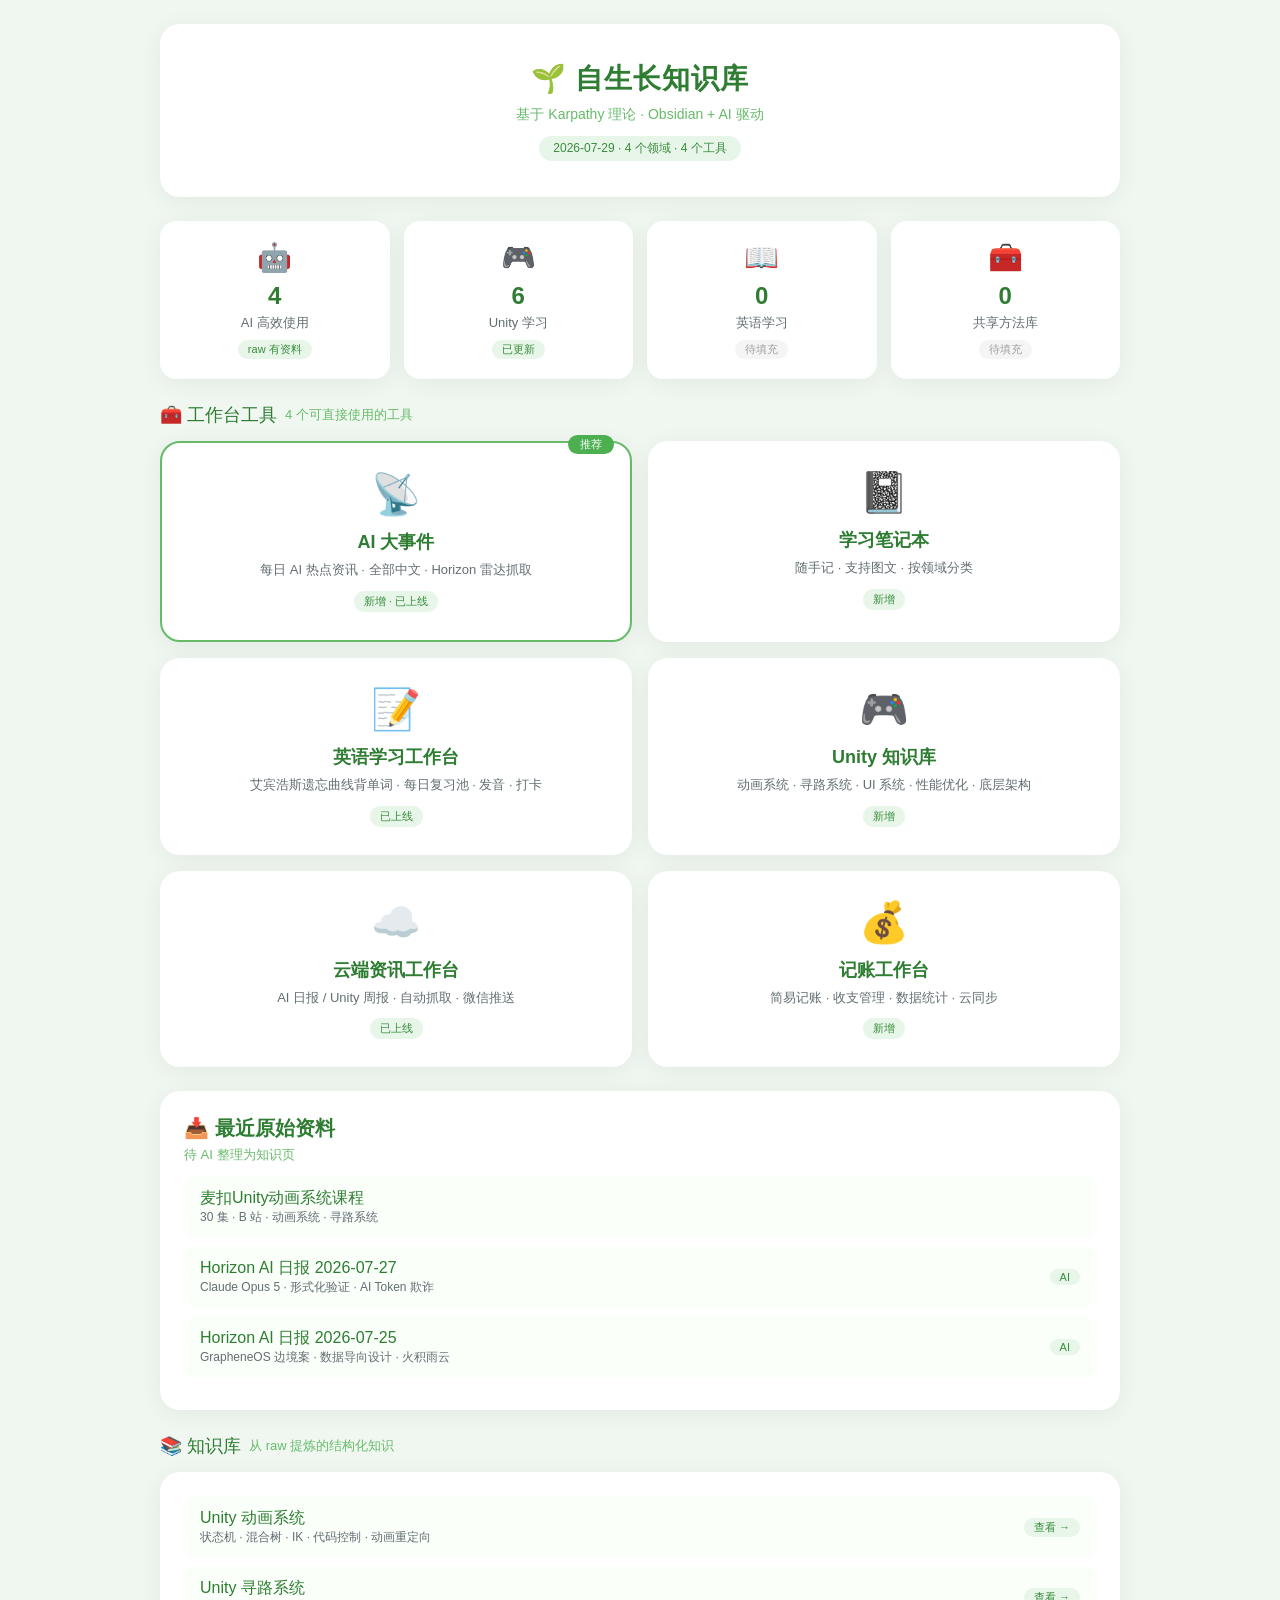
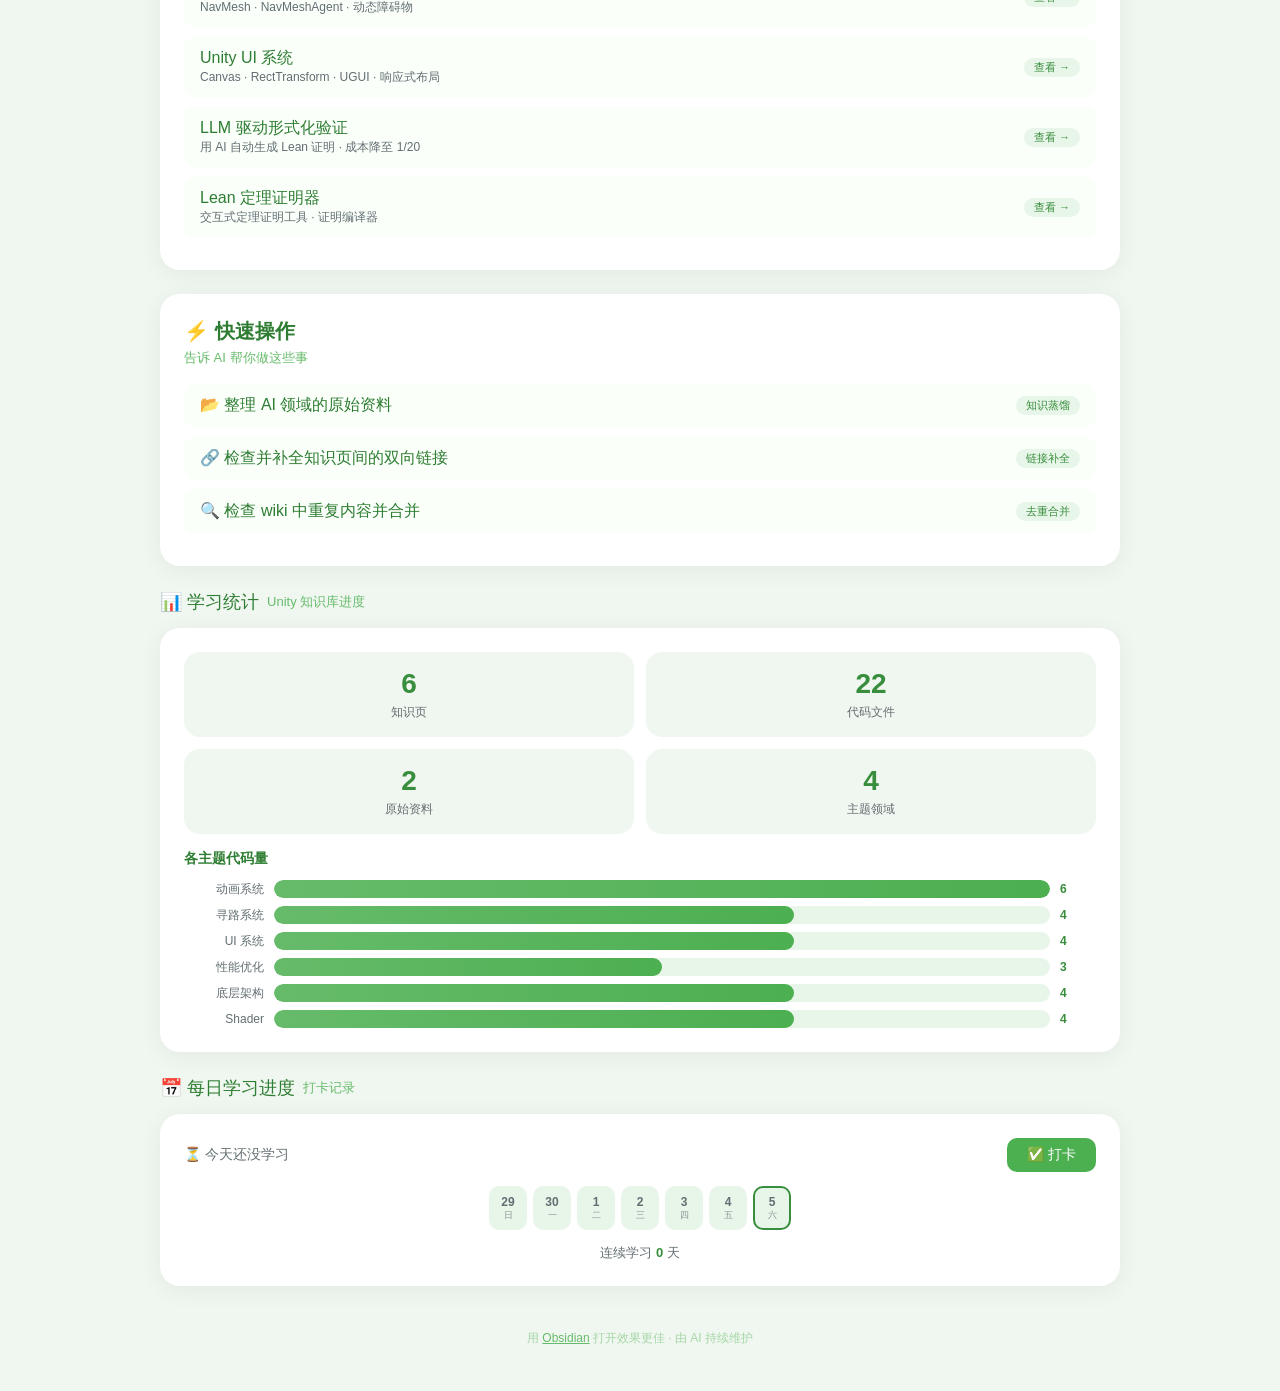
<file: index.html>
<!DOCTYPE html>
<html lang="zh-CN">
<head>
    <meta charset="UTF-8">
    <meta name="viewport" content="width=device-width, initial-scale=1.0">
    <title>自生长知识库</title>
    <script>
        location.href = 'web/index.html';
    </script>
</head>
<body>
    <p>跳转中... <a href="web/index.html">点击进入工作台</a></p>
</body>
</html>
</file>
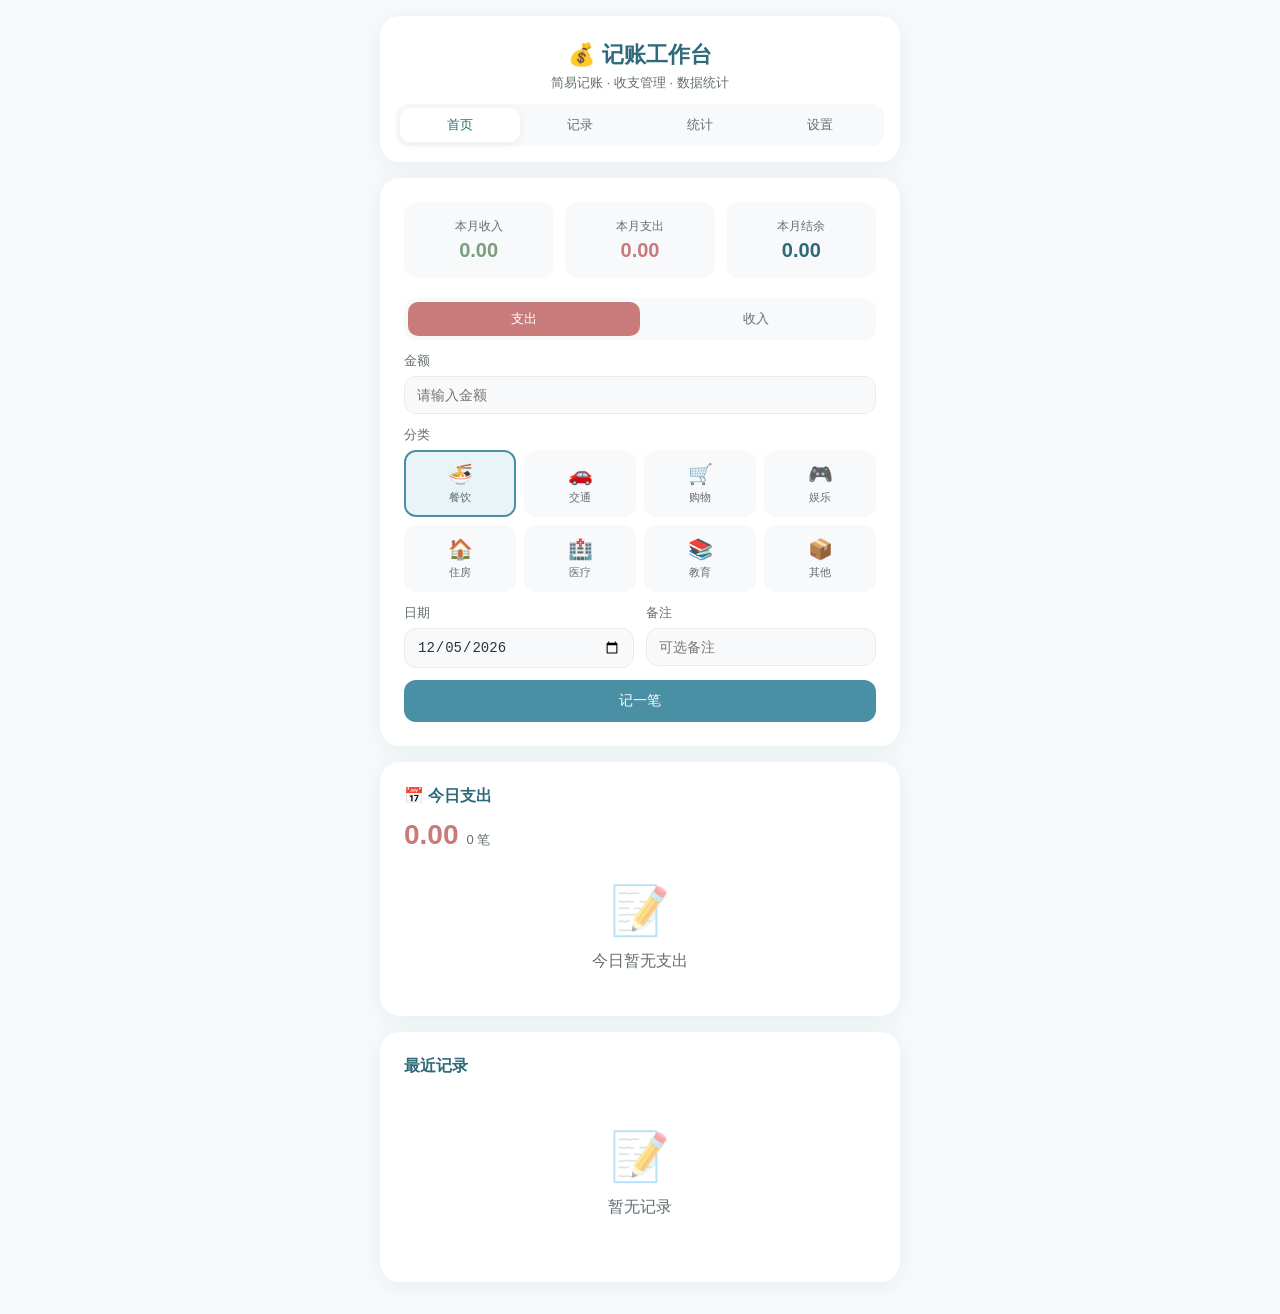
<file: accounting-workbench/index.html>
<!DOCTYPE html>
<html lang="zh-CN">
<head>
    <meta charset="UTF-8">
    <meta name="viewport" content="width=device-width, initial-scale=1.0, maximum-scale=1.0, user-scalable=no">
    <title>记账工作台 · 简易记账</title>
    <style>
        :root {
            --bg: #f8f9fa;
            --card: #ffffff;
            --primary: #4a90a4;
            --primary-light: #e8f4f8;
            --primary-dark: #2d6a7a;
            --accent: #e8a87c;
            --accent-light: #fdf0e6;
            --success: #7a9e7e;
            --danger: #c97b7b;
            --warning: #e8a87c;
            --text: #2d3436;
            --text-light: #636e72;
            --border: #e9ecef;
            --shadow: 0 4px 24px rgba(74, 144, 164, 0.10);
            --radius: 20px;
            --radius-sm: 12px;
        }
        * { margin: 0; padding: 0; box-sizing: border-box; }
        body {
            font-family: -apple-system, BlinkMacSystemFont, "PingFang SC", "Microsoft YaHei", sans-serif;
            background: var(--bg);
            min-height: 100vh;
            color: var(--text);
            padding: 16px;
        }
        .container { max-width: 520px; margin: 0 auto; }
        .hidden { display: none !important; }

        header {
            text-align: center;
            padding: 24px 16px 16px;
            background: var(--card);
            border-radius: var(--radius);
            margin-bottom: 16px;
            box-shadow: var(--shadow);
        }
        header h1 { font-size: 22px; color: var(--primary-dark); font-weight: 600; }
        header .sub { color: var(--text-light); font-size: 13px; margin-top: 4px; }

        .nav-tabs {
            display: flex;
            gap: 0;
            background: var(--bg);
            border-radius: var(--radius-sm);
            padding: 4px;
            margin: 12px 0 0;
        }
        .nav-tabs button {
            flex: 1;
            padding: 8px;
            border: none;
            background: transparent;
            border-radius: 10px;
            font-size: 13px;
            color: var(--text-light);
            cursor: pointer;
            transition: all 0.2s;
        }
        .nav-tabs button.active {
            background: var(--card);
            color: var(--primary-dark);
            font-weight: 500;
            box-shadow: 0 2px 8px rgba(0,0,0,0.06);
        }

        .card {
            background: var(--card);
            border-radius: var(--radius);
            padding: 24px;
            margin-bottom: 16px;
            box-shadow: var(--shadow);
        }

        .summary-grid {
            display: grid;
            grid-template-columns: repeat(3, 1fr);
            gap: 12px;
            margin-bottom: 20px;
        }
        .summary-item {
            text-align: center;
            padding: 16px 8px;
            background: var(--bg);
            border-radius: var(--radius-sm);
        }
        .summary-item .label { font-size: 12px; color: var(--text-light); margin-bottom: 4px; }
        .summary-item .amount { font-size: 20px; font-weight: 700; }
        .summary-item.income .amount { color: var(--success); }
        .summary-item.expense .amount { color: var(--danger); }
        .summary-item.balance .amount { color: var(--primary-dark); }

        .record-form {
            display: grid;
            gap: 12px;
        }
        .form-row {
            display: grid;
            grid-template-columns: 1fr 1fr;
            gap: 12px;
        }
        .form-group {
            display: flex;
            flex-direction: column;
            gap: 6px;
        }
        .form-group label {
            font-size: 13px;
            color: var(--text-light);
            font-weight: 500;
        }
        .form-group input, .form-group select, .form-group textarea {
            padding: 10px 12px;
            border: 1px solid var(--border);
            border-radius: var(--radius-sm);
            font-size: 14px;
            color: var(--text);
            background: var(--bg);
            transition: border-color 0.2s;
        }
        .form-group input:focus, .form-group select:focus, .form-group textarea:focus {
            outline: none;
            border-color: var(--primary);
        }
        .form-group textarea {
            resize: vertical;
            min-height: 60px;
        }

        .type-toggle {
            display: flex;
            gap: 0;
            background: var(--bg);
            border-radius: var(--radius-sm);
            padding: 4px;
        }
        .type-toggle button {
            flex: 1;
            padding: 8px;
            border: none;
            background: transparent;
            border-radius: 10px;
            font-size: 13px;
            color: var(--text-light);
            cursor: pointer;
            transition: all 0.2s;
        }
        .type-toggle button.active {
            color: white;
            font-weight: 500;
        }
        .type-toggle button.expense.active { background: var(--danger); }
        .type-toggle button.income.active { background: var(--success); }

        .category-grid {
            display: grid;
            grid-template-columns: repeat(4, 1fr);
            gap: 8px;
        }
        .category-item {
            display: flex;
            flex-direction: column;
            align-items: center;
            padding: 10px 4px;
            border: 2px solid transparent;
            border-radius: var(--radius-sm);
            cursor: pointer;
            transition: all 0.2s;
            background: var(--bg);
        }
        .category-item:hover { border-color: var(--primary-light); }
        .category-item.selected { border-color: var(--primary); background: var(--primary-light); }
        .category-item .icon { font-size: 20px; margin-bottom: 4px; }
        .category-item .name { font-size: 11px; color: var(--text-light); }

        .btn {
            padding: 12px 24px;
            border: none;
            border-radius: var(--radius-sm);
            font-size: 14px;
            font-weight: 500;
            cursor: pointer;
            transition: all 0.2s;
        }
        .btn-primary {
            background: var(--primary);
            color: white;
        }
        .btn-primary:hover { background: var(--primary-dark); }
        .btn-secondary {
            background: var(--bg);
            color: var(--text);
        }
        .btn-secondary:hover { background: var(--border); }
        .btn-danger {
            background: var(--danger);
            color: white;
        }
        .btn-danger:hover { opacity: 0.9; }
        .btn-block { width: 100%; }

        .record-list { list-style: none; }
        .record-item {
            display: flex;
            align-items: center;
            padding: 14px;
            border-radius: var(--radius-sm);
            background: var(--bg);
            margin-bottom: 8px;
            transition: transform 0.2s;
        }
        .record-item:hover { transform: translateX(4px); }
        .record-item .icon {
            width: 40px;
            height: 40px;
            border-radius: 10px;
            display: flex;
            align-items: center;
            justify-content: center;
            font-size: 18px;
            margin-right: 12px;
            flex-shrink: 0;
        }
        .record-item .icon.expense { background: #fde8e8; }
        .record-item .icon.income { background: #e8f5e9; }
        .record-item .info { flex: 1; }
        .record-item .info .category { font-weight: 500; font-size: 14px; }
        .record-item .info .note { font-size: 12px; color: var(--text-light); margin-top: 2px; }
        .record-item .info .date { font-size: 11px; color: var(--text-light); margin-top: 2px; }
        .record-item .amount { font-weight: 600; font-size: 15px; margin-right: 12px; }
        .record-item .amount.expense { color: var(--danger); }
        .record-item .amount.income { color: var(--success); }
        .record-item .actions {
            display: flex;
            gap: 4px;
        }
        .record-item .actions button {
            width: 28px;
            height: 28px;
            border: none;
            border-radius: 6px;
            background: transparent;
            cursor: pointer;
            font-size: 14px;
            transition: background 0.2s;
        }
        .record-item .actions button:hover { background: var(--border); }

        .filter-bar {
            display: flex;
            gap: 8px;
            margin-bottom: 16px;
            flex-wrap: wrap;
        }
        .filter-bar select, .filter-bar input {
            padding: 8px 12px;
            border: 1px solid var(--border);
            border-radius: var(--radius-sm);
            font-size: 13px;
            color: var(--text);
            background: var(--card);
        }

        .chart-container {
            height: 200px;
            display: flex;
            align-items: flex-end;
            gap: 8px;
            padding: 20px 0;
        }
        .chart-bar {
            flex: 1;
            display: flex;
            flex-direction: column;
            align-items: center;
        }
        .chart-bar .bar {
            width: 100%;
            border-radius: 6px 6px 0 0;
            transition: height 0.6s ease;
        }
        .chart-bar .bar.expense { background: linear-gradient(180deg, var(--danger), #e8a87c); }
        .chart-bar .bar.income { background: linear-gradient(180deg, var(--success), #a5d6a7); }
        .chart-bar .label { font-size: 11px; color: var(--text-light); margin-top: 8px; }
        .chart-bar .value { font-size: 11px; color: var(--text); margin-bottom: 4px; }

        .empty-state {
            text-align: center;
            padding: 40px 20px;
            color: var(--text-light);
        }
        .empty-state .icon { font-size: 48px; margin-bottom: 12px; opacity: 0.5; }

        .modal {
            position: fixed;
            top: 0;
            left: 0;
            right: 0;
            bottom: 0;
            background: rgba(0,0,0,0.5);
            display: flex;
            align-items: center;
            justify-content: center;
            z-index: 1000;
            padding: 20px;
        }
        .modal-content {
            background: var(--card);
            border-radius: var(--radius);
            padding: 24px;
            width: 100%;
            max-width: 400px;
            max-height: 80vh;
            overflow-y: auto;
        }
        .modal-header {
            display: flex;
            justify-content: space-between;
            align-items: center;
            margin-bottom: 16px;
        }
        .modal-header h3 { font-size: 18px; color: var(--primary-dark); }
        .modal-close {
            width: 32px;
            height: 32px;
            border: none;
            border-radius: 8px;
            background: var(--bg);
            cursor: pointer;
            font-size: 16px;
        }

        .settings-item {
            display: flex;
            justify-content: space-between;
            align-items: center;
            padding: 12px 0;
            border-bottom: 1px solid var(--border);
        }
        .settings-item:last-child { border-bottom: none; }
        .settings-item .label { font-size: 14px; }
        .settings-item .value { font-size: 14px; color: var(--text-light); }

        .toast {
            position: fixed;
            bottom: 20px;
            left: 50%;
            transform: translateX(-50%);
            background: var(--primary-dark);
            color: white;
            padding: 12px 24px;
            border-radius: var(--radius-sm);
            font-size: 14px;
            z-index: 2000;
            opacity: 0;
            transition: opacity 0.3s;
        }
        .toast.show { opacity: 1; }

        @media (max-width: 768px) {
            body { padding: 12px; }
            .form-row { grid-template-columns: 1fr; }
            .category-grid { grid-template-columns: repeat(4, 1fr); }
        }
    </style>
</head>
<body>
<div class="container">
    <header>
        <h1>💰 记账工作台</h1>
        <div class="sub">简易记账 · 收支管理 · 数据统计</div>
        <div class="nav-tabs">
            <button class="active" onclick="showTab('home')">首页</button>
            <button onclick="showTab('records')">记录</button>
            <button onclick="showTab('stats')">统计</button>
            <button onclick="showTab('settings')">设置</button>
        </div>
    </header>

    <!-- 首页 -->
    <div id="tab-home" class="tab-content">
        <div class="card">
            <div class="summary-grid">
                <div class="summary-item income">
                    <div class="label">本月收入</div>
                    <div class="amount" id="monthIncome">0.00</div>
                </div>
                <div class="summary-item expense">
                    <div class="label">本月支出</div>
                    <div class="amount" id="monthExpense">0.00</div>
                </div>
                <div class="summary-item balance">
                    <div class="label">本月结余</div>
                    <div class="amount" id="monthBalance">0.00</div>
                </div>
            </div>

            <div class="record-form">
                <div class="type-toggle">
                    <button class="expense active" onclick="setType('expense')">支出</button>
                    <button class="income" onclick="setType('income')">收入</button>
                </div>

                <div class="form-group">
                    <label>金额</label>
                    <input type="number" id="amount" placeholder="请输入金额" step="0.01" min="0">
                </div>

                <div class="form-group">
                    <label>分类</label>
                    <div class="category-grid" id="categoryGrid"></div>
                </div>

                <div class="form-row">
                    <div class="form-group">
                        <label>日期</label>
                        <input type="date" id="date">
                    </div>
                    <div class="form-group">
                        <label>备注</label>
                        <input type="text" id="note" placeholder="可选备注">
                    </div>
                </div>

                <button class="btn btn-primary btn-block" onclick="addRecord()">记一笔</button>
            </div>
        </div>

        <div class="card">
            <h3 style="font-size:16px;color:var(--primary-dark);margin-bottom:12px">📅 今日支出</h3>
            <div style="display:flex;align-items:baseline;gap:8px;margin-bottom:12px">
                <span style="font-size:28px;font-weight:700;color:var(--danger)" id="todayExpense">0.00</span>
                <span style="font-size:13px;color:var(--text-light)" id="todayExpenseCount">0 笔</span>
            </div>
            <ul class="record-list" id="todayExpenseList"></ul>
        </div>

        <div class="card">
            <h3 style="font-size:16px;color:var(--primary-dark);margin-bottom:12px">最近记录</h3>
            <ul class="record-list" id="recentRecords"></ul>
        </div>
    </div>

    <!-- 记录列表 -->
    <div id="tab-records" class="tab-content hidden">
        <div class="card">
            <div class="filter-bar">
                <select id="filterType" onchange="renderRecords()">
                    <option value="all">全部类型</option>
                    <option value="expense">支出</option>
                    <option value="income">收入</option>
                </select>
                <select id="filterCategory" onchange="renderRecords()">
                    <option value="all">全部分类</option>
                </select>
                <input type="month" id="filterMonth" onchange="renderRecords()">
            </div>
            <ul class="record-list" id="allRecords"></ul>
        </div>
    </div>

    <!-- 统计 -->
    <div id="tab-stats" class="tab-content hidden">
        <div class="card">
            <h3 style="font-size:16px;color:var(--primary-dark);margin-bottom:12px">月度收支趋势</h3>
            <div class="chart-container" id="monthlyChart"></div>
        </div>

        <div class="card">
            <h3 style="font-size:16px;color:var(--primary-dark);margin-bottom:12px">分类统计</h3>
            <div id="categoryStats"></div>
        </div>
    </div>

    <!-- 设置 -->
    <div id="tab-settings" class="tab-content hidden">
        <div class="card">
            <h3 style="font-size:16px;color:var(--primary-dark);margin-bottom:16px">数据管理</h3>
            <div class="settings-item">
                <div class="label">导出数据</div>
                <button class="btn btn-secondary" onclick="exportData()">导出 JSON</button>
            </div>
            <div class="settings-item">
                <div class="label">导入数据</button>
                <input type="file" id="importFile" accept=".json" onchange="importData(event)" style="display:none">
                <button class="btn btn-secondary" onclick="document.getElementById('importFile').click()">导入 JSON</button>
            </div>
            <div class="settings-item">
                <div class="label">清空数据</div>
                <button class="btn btn-danger" onclick="clearData()">清空</button>
            </div>
        </div>

        <div class="card">
            <h3 style="font-size:16px;color:var(--primary-dark);margin-bottom:16px">云同步</h3>
            <div class="form-group">
                <label>GitHub Token</label>
                <input type="password" id="githubTokenInput" placeholder="ghp_xxxx">
            </div>
            <div class="form-group" style="margin-top:12px">
                <label>仓库路径 (owner/repo/path)</label>
                <input type="text" id="githubPathInput" placeholder="LCC0528/knowledge-workbench/data/accounting.json">
            </div>
            <div style="display:flex;gap:8px;margin-top:16px">
                <button class="btn btn-primary" onclick="pushToGitHub()">推送到云端</button>
                <button class="btn btn-secondary" onclick="pullFromGitHub()">从云端拉取</button>
            </div>
        </div>
    </div>
</div>

<!-- 编辑弹窗 -->
<div id="editModal" class="modal hidden">
    <div class="modal-content">
        <div class="modal-header">
            <h3>编辑记录</h3>
            <button class="modal-close" onclick="closeModal()">×</button>
        </div>
        <div class="record-form">
            <div class="type-toggle">
                <button class="expense" onclick="setEditType('expense')">支出</button>
                <button class="income" onclick="setEditType('income')">收入</button>
            </div>
            <div class="form-group">
                <label>金额</label>
                <input type="number" id="editAmount" step="0.01" min="0">
            </div>
            <div class="form-group">
                <label>分类</label>
                <div class="category-grid" id="editCategoryGrid"></div>
            </div>
            <div class="form-row">
                <div class="form-group">
                    <label>日期</label>
                    <input type="date" id="editDate">
                </div>
                <div class="form-group">
                    <label>备注</label>
                    <input type="text" id="editNote">
                </div>
            </div>
            <button class="btn btn-primary btn-block" onclick="saveEdit()">保存</button>
        </div>
    </div>
</div>

<div id="toast" class="toast"></div>

<script>
(function() {
    // 常量
    const STORAGE_KEY = 'accounting_workbench_data';
    const SETTINGS_KEY = 'accounting_workbench_settings';
    const GITHUB_TOKEN_KEY = 'accounting_github_token';
    const GITHUB_PATH_KEY = 'accounting_github_path';

    // 默认分类
    const DEFAULT_CATEGORIES = {
        expense: [
            { id: 'food', name: '餐饮', icon: '🍜' },
            { id: 'transport', name: '交通', icon: '🚗' },
            { id: 'shopping', name: '购物', icon: '🛒' },
            { id: 'entertainment', name: '娱乐', icon: '🎮' },
            { id: 'housing', name: '住房', icon: '🏠' },
            { id: 'medical', name: '医疗', icon: '🏥' },
            { id: 'education', name: '教育', icon: '📚' },
            { id: 'other_expense', name: '其他', icon: '📦' }
        ],
        income: [
            { id: 'salary', name: '工资', icon: '💼' },
            { id: 'bonus', name: '奖金', icon: '🎁' },
            { id: 'investment', name: '投资', icon: '📈' },
            { id: 'parttime', name: '兼职', icon: '💻' },
            { id: 'gift', name: '红包', icon: '🧧' },
            { id: 'refund', name: '退款', icon: '↩️' },
            { id: 'other_income', name: '其他', icon: '💎' }
        ]
    };

    // 状态
    let state = {
        records: [],
        type: 'expense',
        category: 'food',
        editType: 'expense',
        editCategory: 'food',
        editingId: null
    };

    // 工具函数
    function generateId() {
        return Date.now().toString(36) + Math.random().toString(36).substr(2, 9);
    }

    function formatDate(date) {
        const d = new Date(date);
        return d.getFullYear() + '-' + String(d.getMonth()+1).padStart(2,'0') + '-' + String(d.getDate()).padStart(2,'0');
    }

    function formatMonth(date) {
        const d = new Date(date);
        return d.getFullYear() + '-' + String(d.getMonth()+1).padStart(2,'0');
    }

    function formatAmount(amount) {
        return parseFloat(amount).toFixed(2);
    }

    function showToast(msg) {
        const toast = document.getElementById('toast');
        toast.textContent = msg;
        toast.classList.add('show');
        setTimeout(() => toast.classList.remove('show'), 2000);
    }

    // 数据持久化
    function loadData() {
        try {
            const data = localStorage.getItem(STORAGE_KEY);
            if (data) state.records = JSON.parse(data);
        } catch { state.records = []; }
    }

    function saveData() {
        localStorage.setItem(STORAGE_KEY, JSON.stringify(state.records));
    }

    function getSettings() {
        try {
            return JSON.parse(localStorage.getItem(SETTINGS_KEY)) || {};
        } catch { return {}; }
    }

    function saveSettings(settings) {
        localStorage.setItem(SETTINGS_KEY, JSON.stringify(settings));
    }

    // GitHub 云同步
    function getGhToken() {
        try { return localStorage.getItem(GITHUB_TOKEN_KEY) || ''; } catch { return ''; }
    }

    function setGhToken(token) {
        try { localStorage.setItem(GITHUB_TOKEN_KEY, token); } catch {}
    }

    function getGhPath() {
        try { return localStorage.getItem(GITHUB_PATH_KEY) || ''; } catch { return ''; }
    }

    function setGhPath(path) {
        try { localStorage.setItem(GITHUB_PATH_KEY, path); } catch {}
    }

    async function pushToGitHub() {
        const token = getGhToken();
        const path = getGhPath();
        if (!token || !path) {
            showToast('请先配置 Token 和仓库路径');
            return;
        }

        const parts = path.split('/');
        if (parts.length < 3) {
            showToast('仓库路径格式: owner/repo/path');
            return;
        }

        const owner = parts[0];
        const repo = parts[1];
        const filePath = parts.slice(2).join('/');
        const apiUrl = `https://api.github.com/repos/${owner}/${repo}/contents/${filePath}`;

        try {
            // 获取现有文件
            let sha = null;
            const getResp = await fetch(apiUrl, {
                headers: { 'Authorization': `token ${token}` }
            });
            if (getResp.ok) {
                const data = await getResp.json();
                sha = data.sha;
            }

            // 准备内容
            const content = btoa(unescape(encodeURIComponent(JSON.stringify(state.records, null, 2))));

            // 提交
            const body = {
                message: `更新记账数据 ${new Date().toISOString()}`,
                content: content
            };
            if (sha) body.sha = sha;

            const putResp = await fetch(apiUrl, {
                method: 'PUT',
                headers: {
                    'Authorization': `token ${token}`,
                    'Content-Type': 'application/json'
                },
                body: JSON.stringify(body)
            });

            if (putResp.ok) {
                showToast('推送成功');
            } else {
                showToast('推送失败: ' + putResp.statusText);
            }
        } catch (e) {
            showToast('网络错误: ' + e.message);
        }
    }

    async function pullFromGitHub() {
        const token = getGhToken();
        const path = getGhPath();
        if (!token || !path) {
            showToast('请先配置 Token 和仓库路径');
            return;
        }

        const parts = path.split('/');
        if (parts.length < 3) {
            showToast('仓库路径格式: owner/repo/path');
            return;
        }

        const owner = parts[0];
        const repo = parts[1];
        const filePath = parts.slice(2).join('/');
        const apiUrl = `https://api.github.com/repos/${owner}/${repo}/contents/${filePath}`;

        try {
            const resp = await fetch(apiUrl, {
                headers: { 'Authorization': `token ${token}` }
            });
            if (!resp.ok) {
                showToast('拉取失败: ' + resp.statusText);
                return;
            }
            const data = await resp.json();
            const content = decodeURIComponent(escape(atob(data.content)));
            const records = JSON.parse(content);
            if (Array.isArray(records)) {
                state.records = records;
                saveData();
                renderAll();
                showToast('拉取成功');
            }
        } catch (e) {
            showToast('网络错误: ' + e.message);
        }
    }

    // 分类渲染
    function renderCategories() {
        const grid = document.getElementById('categoryGrid');
        const categories = DEFAULT_CATEGORIES[state.type];
        grid.innerHTML = categories.map(c => `
            <div class="category-item ${c.id === state.category ? 'selected' : ''}" 
                 onclick="selectCategory('${c.id}')">
                <div class="icon">${c.icon}</div>
                <div class="name">${c.name}</div>
            </div>
        `).join('');
    }

    function renderEditCategories() {
        const grid = document.getElementById('editCategoryGrid');
        const categories = DEFAULT_CATEGORIES[state.editType];
        grid.innerHTML = categories.map(c => `
            <div class="category-item ${c.id === state.editCategory ? 'selected' : ''}" 
                 onclick="selectEditCategory('${c.id}')">
                <div class="icon">${c.icon}</div>
                <div class="name">${c.name}</div>
            </div>
        `).join('');
    }

    function getCategoryInfo(id) {
        for (const type of ['expense', 'income']) {
            const cat = DEFAULT_CATEGORIES[type].find(c => c.id === id);
            if (cat) return cat;
        }
        return { id, name: id, icon: '❓' };
    }

    // 记录操作
    window.setType = function(type) {
        state.type = type;
        state.category = DEFAULT_CATEGORIES[type][0].id;
        document.querySelectorAll('.type-toggle button').forEach(btn => {
            btn.classList.remove('active');
        });
        document.querySelector(`.type-toggle button.${type}`).classList.add('active');
        renderCategories();
    };

    window.selectCategory = function(id) {
        state.category = id;
        renderCategories();
    };

    window.setEditType = function(type) {
        state.editType = type;
        state.editCategory = DEFAULT_CATEGORIES[type][0].id;
        document.querySelectorAll('#editModal .type-toggle button').forEach(btn => {
            btn.classList.remove('active');
        });
        document.querySelector(`#editModal .type-toggle button.${type}`).classList.add('active');
        renderEditCategories();
    };

    window.selectEditCategory = function(id) {
        state.editCategory = id;
        renderEditCategories();
    };

    window.addRecord = function() {
        const amount = parseFloat(document.getElementById('amount').value);
        if (!amount || amount <= 0) {
            showToast('请输入有效金额');
            return;
        }

        const record = {
            id: generateId(),
            type: state.type,
            amount: amount,
            category: state.category,
            date: document.getElementById('date').value || formatDate(new Date()),
            note: document.getElementById('note').value.trim(),
            createdAt: new Date().toISOString()
        };

        state.records.unshift(record);
        saveData();
        renderAll();

        // 重置表单
        document.getElementById('amount').value = '';
        document.getElementById('note').value = '';
        showToast('记录已添加');
    };

    window.editRecord = function(id) {
        const record = state.records.find(r => r.id === id);
        if (!record) return;

        state.editingId = id;
        state.editType = record.type;
        state.editCategory = record.category;

        document.getElementById('editAmount').value = record.amount;
        document.getElementById('editDate').value = record.date;
        document.getElementById('editNote').value = record.note;

        document.querySelectorAll('#editModal .type-toggle button').forEach(btn => {
            btn.classList.remove('active');
        });
        document.querySelector(`#editModal .type-toggle button.${record.type}`).classList.add('active');

        renderEditCategories();
        document.getElementById('editModal').classList.remove('hidden');
    };

    window.closeModal = function() {
        document.getElementById('editModal').classList.add('hidden');
        state.editingId = null;
    };

    window.saveEdit = function() {
        const amount = parseFloat(document.getElementById('editAmount').value);
        if (!amount || amount <= 0) {
            showToast('请输入有效金额');
            return;
        }

        const record = state.records.find(r => r.id === state.editingId);
        if (!record) return;

        record.type = state.editType;
        record.amount = amount;
        record.category = state.editCategory;
        record.date = document.getElementById('editDate').value || record.date;
        record.note = document.getElementById('editNote').value.trim();

        saveData();
        renderAll();
        closeModal();
        showToast('记录已更新');
    };

    window.deleteRecord = function(id) {
        if (!confirm('确定删除这条记录？')) return;
        state.records = state.records.filter(r => r.id !== id);
        saveData();
        renderAll();
        showToast('记录已删除');
    };

    // 渲染
    function renderRecentRecords() {
        const list = document.getElementById('recentRecords');
        const recent = state.records.slice(0, 5);

        if (recent.length === 0) {
            list.innerHTML = '<div class="empty-state"><div class="icon">📝</div><div>暂无记录</div></div>';
            return;
        }

        list.innerHTML = recent.map(r => {
            const cat = getCategoryInfo(r.category);
            return `
                <li class="record-item">
                    <div class="icon ${r.type}">${cat.icon}</div>
                    <div class="info">
                        <div class="category">${cat.name}</div>
                        <div class="note">${r.note || '-'}</div>
                        <div class="date">${r.date}</div>
                    </div>
                    <div class="amount ${r.type}">${r.type === 'expense' ? '-' : '+'}${formatAmount(r.amount)}</div>
                    <div class="actions">
                        <button onclick="editRecord('${r.id}')" title="编辑">✏️</button>
                        <button onclick="deleteRecord('${r.id}')" title="删除">🗑️</button>
                    </div>
                </li>
            `;
        }).join('');
    }

    function renderRecords() {
        const list = document.getElementById('allRecords');
        const filterType = document.getElementById('filterType').value;
        const filterCategory = document.getElementById('filterCategory').value;
        const filterMonth = document.getElementById('filterMonth').value;

        let filtered = state.records;

        if (filterType !== 'all') {
            filtered = filtered.filter(r => r.type === filterType);
        }
        if (filterCategory !== 'all') {
            filtered = filtered.filter(r => r.category === filterCategory);
        }
        if (filterMonth) {
            filtered = filtered.filter(r => formatMonth(r.date) === filterMonth);
        }

        if (filtered.length === 0) {
            list.innerHTML = '<div class="empty-state"><div class="icon">📝</div><div>暂无记录</div></div>';
            return;
        }

        list.innerHTML = filtered.map(r => {
            const cat = getCategoryInfo(r.category);
            return `
                <li class="record-item">
                    <div class="icon ${r.type}">${cat.icon}</div>
                    <div class="info">
                        <div class="category">${cat.name}</div>
                        <div class="note">${r.note || '-'}</div>
                        <div class="date">${r.date}</div>
                    </div>
                    <div class="amount ${r.type}">${r.type === 'expense' ? '-' : '+'}${formatAmount(r.amount)}</div>
                    <div class="actions">
                        <button onclick="editRecord('${r.id}')" title="编辑">✏️</button>
                        <button onclick="deleteRecord('${r.id}')" title="删除">🗑️</button>
                    </div>
                </li>
            `;
        }).join('');
    }

    function renderSummary() {
        const now = new Date();
        const currentMonth = formatMonth(now);

        const monthRecords = state.records.filter(r => formatMonth(r.date) === currentMonth);
        const income = monthRecords.filter(r => r.type === 'income').reduce((sum, r) => sum + r.amount, 0);
        const expense = monthRecords.filter(r => r.type === 'expense').reduce((sum, r) => sum + r.amount, 0);

        document.getElementById('monthIncome').textContent = formatAmount(income);
        document.getElementById('monthExpense').textContent = formatAmount(expense);
        document.getElementById('monthBalance').textContent = formatAmount(income - expense);
    }

    function renderTodayExpense() {
        const today = formatDate(new Date());
        const todayRecords = state.records.filter(r => r.date === today && r.type === 'expense');
        const total = todayRecords.reduce((sum, r) => sum + r.amount, 0);

        document.getElementById('todayExpense').textContent = formatAmount(total);
        document.getElementById('todayExpenseCount').textContent = todayRecords.length + ' 笔';

        const list = document.getElementById('todayExpenseList');
        if (todayRecords.length === 0) {
            list.innerHTML = '<div class="empty-state" style="padding:20px"><div class="icon">📝</div><div>今日暂无支出</div></div>';
            return;
        }

        list.innerHTML = todayRecords.map(r => {
            const cat = getCategoryInfo(r.category);
            return `
                <li class="record-item">
                    <div class="icon expense">${cat.icon}</div>
                    <div class="info">
                        <div class="category">${cat.name}</div>
                        <div class="note">${r.note || '-'}</div>
                    </div>
                    <div class="amount expense">-${formatAmount(r.amount)}</div>
                </li>
            `;
        }).join('');
    }

    function renderMonthlyChart() {
        const chart = document.getElementById('monthlyChart');
        const months = [];

        for (let i = 5; i >= 0; i--) {
            const d = new Date();
            d.setMonth(d.getMonth() - i);
            months.push(formatMonth(d));
        }

        const monthData = months.map(m => {
            const records = state.records.filter(r => formatMonth(r.date) === m);
            return {
                month: m,
                income: records.filter(r => r.type === 'income').reduce((sum, r) => sum + r.amount, 0),
                expense: records.filter(r => r.type === 'expense').reduce((sum, r) => sum + r.amount, 0)
            };
        });

        const maxAmount = Math.max(...monthData.map(d => Math.max(d.income, d.expense)), 1);

        chart.innerHTML = monthData.map(d => `
            <div class="chart-bar">
                <div class="value">${d.income > 0 ? formatAmount(d.income) : ''}</div>
                <div class="bar income" style="height: ${(d.income / maxAmount) * 150}px"></div>
                <div class="bar expense" style="height: ${(d.expense / maxAmount) * 150}px; margin-top: 4px;"></div>
                <div class="value">${d.expense > 0 ? formatAmount(d.expense) : ''}</div>
                <div class="label">${d.month.split('-')[1]}月</div>
            </div>
        `).join('');
    }

    function renderCategoryStats() {
        const container = document.getElementById('categoryStats');
        const now = new Date();
        const currentMonth = formatMonth(now);
        const monthRecords = state.records.filter(r => formatMonth(r.date) === currentMonth);

        const stats = {};
        monthRecords.forEach(r => {
            if (!stats[r.category]) {
                stats[r.category] = { income: 0, expense: 0 };
            }
            stats[r.category][r.type] += r.amount;
        });

        const entries = Object.entries(stats).sort((a, b) => 
            (b[1].expense + b[1].income) - (a[1].expense + a[1].income)
        );

        if (entries.length === 0) {
            container.innerHTML = '<div class="empty-state"><div class="icon">📊</div><div>本月暂无数据</div></div>';
            return;
        }

        container.innerHTML = entries.map(([catId, data]) => {
            const cat = getCategoryInfo(catId);
            const total = data.income + data.expense;
            return `
                <div class="record-item">
                    <div class="icon ${data.expense > 0 ? 'expense' : 'income'}">${cat.icon}</div>
                    <div class="info">
                        <div class="category">${cat.name}</div>
                        <div class="note">收入: ${formatAmount(data.income)} · 支出: ${formatAmount(data.expense)}</div>
                    </div>
                    <div class="amount" style="color:var(--text)">${formatAmount(total)}</div>
                </div>
            `;
        }).join('');
    }

    function renderFilterCategories() {
        const select = document.getElementById('filterCategory');
        const allCats = [...DEFAULT_CATEGORIES.expense, ...DEFAULT_CATEGORIES.income];
        select.innerHTML = '<option value="all">全部分类</option>' + 
            allCats.map(c => `<option value="${c.id}">${c.icon} ${c.name}</option>`).join('');
    }

    function renderAll() {
        renderSummary();
        renderTodayExpense();
        renderCategories();
        renderRecentRecords();
        renderRecords();
        renderMonthlyChart();
        renderCategoryStats();
        renderFilterCategories();
    }

    // Tab 切换
    window.showTab = function(tab) {
        document.querySelectorAll('.tab-content').forEach(el => el.classList.add('hidden'));
        document.getElementById('tab-' + tab).classList.remove('hidden');
        
        document.querySelectorAll('.nav-tabs button').forEach(btn => btn.classList.remove('active'));
        event.target.classList.add('active');
    };

    // 数据导出导入
    window.exportData = function() {
        const data = JSON.stringify(state.records, null, 2);
        const blob = new Blob([data], { type: 'application/json' });
        const url = URL.createObjectURL(blob);
        const a = document.createElement('a');
        a.href = url;
        a.download = `accounting-data-${formatDate(new Date())}.json`;
        a.click();
        URL.revokeObjectURL(url);
        showToast('数据已导出');
    };

    window.importData = function(event) {
        const file = event.target.files[0];
        if (!file) return;

        const reader = new FileReader();
        reader.onload = function(e) {
            try {
                const data = JSON.parse(e.target.result);
                if (Array.isArray(data)) {
                    if (confirm(`确定导入 ${data.length} 条记录？这将覆盖现有数据`)) {
                        state.records = data;
                        saveData();
                        renderAll();
                        showToast('数据已导入');
                    }
                } else {
                    showToast('无效的数据格式');
                }
            } catch {
                showToast('文件解析失败');
            }
        };
        reader.readAsText(file);
    };

    window.clearData = function() {
        if (confirm('确定清空所有数据？此操作不可恢复')) {
            state.records = [];
            saveData();
            renderAll();
            showToast('数据已清空');
        }
    };

    // 初始化
    function init() {
        // 设置默认日期
        document.getElementById('date').value = formatDate(new Date());

        // 加载设置
        const settings = getSettings();
        if (settings.githubToken) {
            document.getElementById('githubTokenInput').value = settings.githubToken.substring(0, 10) + '···';
        }
        if (settings.githubPath) {
            document.getElementById('githubPathInput').value = settings.githubPath;
        }

        // 监听设置输入
        document.getElementById('githubTokenInput').addEventListener('change', function() {
            const token = this.value.trim();
            if (token) {
                setGhToken(token);
                showToast('Token 已保存');
            }
        });

        document.getElementById('githubPathInput').addEventListener('change', function() {
            const path = this.value.trim();
            if (path) {
                setGhPath(path);
                showToast('路径已保存');
            }
        });

        // URL Token 自动配置
        const params = new URLSearchParams(window.location.search);
        const urlToken = params.get('token');
        if (urlToken && urlToken.startsWith('ghp_')) {
            setGhToken(urlToken);
            window.history.replaceState({}, document.title, window.location.pathname);
            setTimeout(() => showToast('Token 已自动配置'), 500);
        }

        loadData();
        renderAll();
    }

    // 暴露全局函数
    window.pushToGitHub = pushToGitHub;
    window.pullFromGitHub = pullFromGitHub;

    init();
})();
</script>
</body>
</html>
</file>
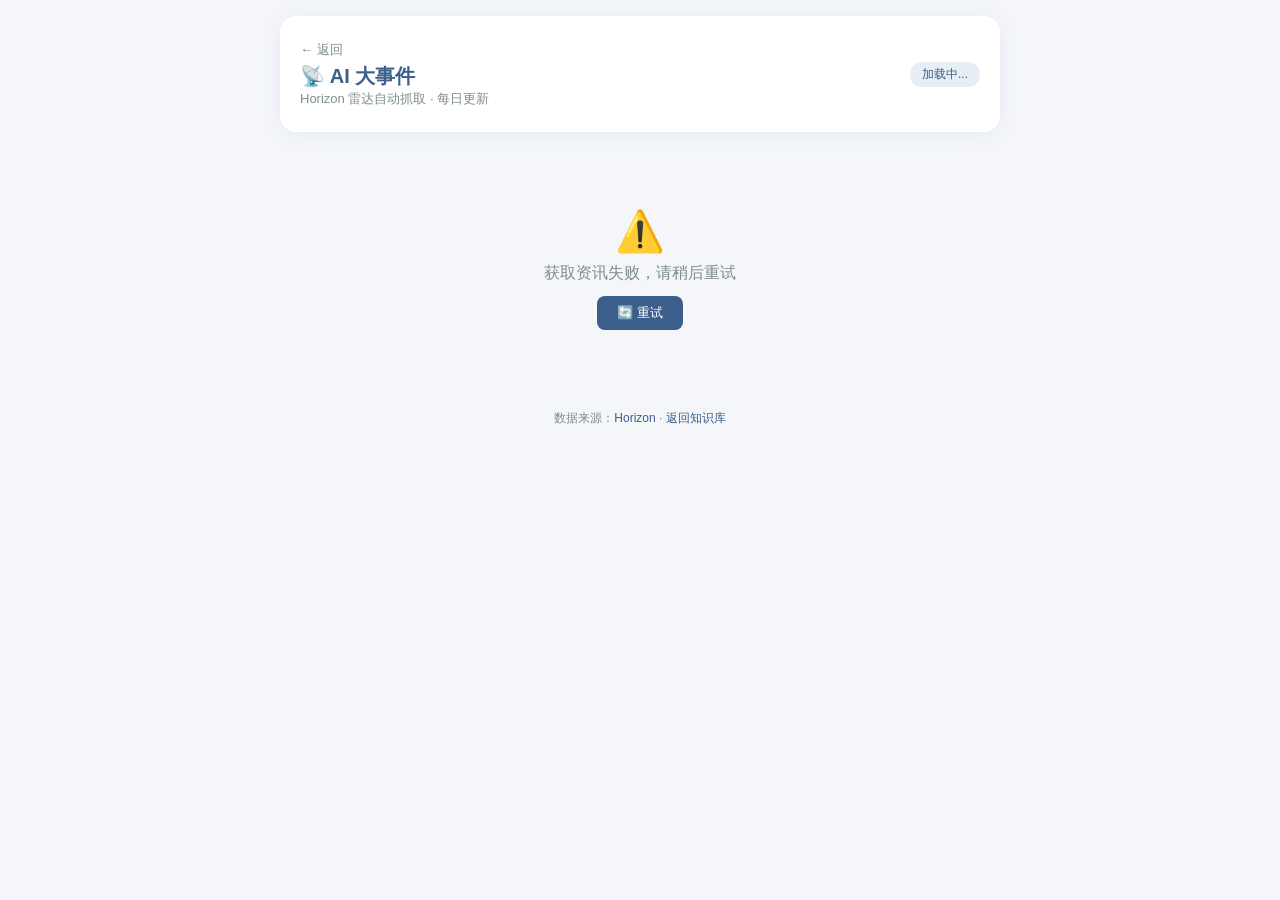
<file: ai-news/index.html>
<!DOCTYPE html>
<html lang="zh-CN">
<head>
    <meta charset="UTF-8">
    <meta name="viewport" content="width=device-width, initial-scale=1.0, maximum-scale=1.0, user-scalable=no">
    <title>AI 大事件 · 资讯雷达</title>
    <style>
        :root {
            --bg: #f4f6f9;
            --card: #ffffff;
            --primary: #3b5e8a;
            --primary-light: #e8eef6;
            --accent: #e67e22;
            --text: #2c3e50;
            --text-light: #7f8c8d;
            --tag-bg: #eef2f7;
            --shadow: 0 2px 20px rgba(59, 94, 138, 0.08);
            --radius: 16px;
        }
        * { margin: 0; padding: 0; box-sizing: border-box; }
        body {
            font-family: -apple-system, BlinkMacSystemFont, "PingFang SC", "Microsoft YaHei", sans-serif;
            background: var(--bg);
            min-height: 100vh;
            color: var(--text);
            padding: 16px;
        }
        .container { max-width: 720px; margin: 0 auto; }
        .hidden { display: none !important; }

        header {
            background: var(--card);
            border-radius: var(--radius);
            padding: 24px 20px;
            margin-bottom: 16px;
            box-shadow: var(--shadow);
            display: flex;
            align-items: center;
            justify-content: space-between;
        }
        header h1 { font-size: 20px; color: var(--primary); display: flex; align-items: center; gap: 8px; }
        header .badge {
            background: var(--primary-light);
            color: var(--primary);
            padding: 4px 12px;
            border-radius: 12px;
            font-size: 12px;
        }
        header .sub { color: var(--text-light); font-size: 13px; }

        .loading, .error {
            text-align: center;
            padding: 60px 20px;
            color: var(--text-light);
        }
        .loading .spinner {
            width: 32px; height: 32px;
            border: 3px solid var(--primary-light);
            border-top-color: var(--primary);
            border-radius: 50%;
            animation: spin 0.8s linear infinite;
            margin: 0 auto 12px;
        }
        @keyframes spin { to { transform: rotate(360deg); } }

        .date-group { margin-bottom: 20px; }
        .date-header {
            font-size: 15px;
            font-weight: 600;
            color: var(--primary);
            padding: 8px 4px 12px;
            display: flex;
            align-items: center;
            gap: 8px;
        }
        .date-header .count {
            font-size: 12px;
            color: var(--text-light);
            font-weight: 400;
        }

        .news-card {
            background: var(--card);
            border-radius: var(--radius);
            padding: 20px;
            margin-bottom: 12px;
            box-shadow: var(--shadow);
            transition: transform 0.15s;
        }
        .news-card:hover { transform: translateY(-1px); }

        .news-card .score {
            display: inline-flex;
            align-items: center;
            gap: 4px;
            font-size: 12px;
            font-weight: 600;
            color: var(--accent);
            margin-bottom: 6px;
        }
        .news-card .score .bar {
            width: 48px; height: 4px;
            background: #eee;
            border-radius: 2px;
            overflow: hidden;
        }
        .news-card .score .bar-fill {
            height: 100%;
            background: var(--accent);
            border-radius: 2px;
        }

        .news-card h2 {
            font-size: 17px;
            font-weight: 600;
            color: var(--text);
            margin-bottom: 8px;
            line-height: 1.5;
        }
        .news-card h2 a {
            color: inherit;
            text-decoration: none;
        }
        .news-card h2 a:hover { color: var(--primary); }

        .news-card .summary {
            font-size: 14px;
            line-height: 1.7;
            color: #555;
            margin-bottom: 10px;
        }

        .news-card .meta {
            display: flex;
            flex-wrap: wrap;
            align-items: center;
            gap: 8px;
            font-size: 12px;
            color: var(--text-light);
        }
        .news-card .meta .source {
            background: var(--tag-bg);
            padding: 2px 10px;
            border-radius: 8px;
        }
        .news-card .meta .tag {
            background: var(--primary-light);
            color: var(--primary);
            padding: 2px 10px;
            border-radius: 8px;
        }
        .news-card .meta .discuss a {
            color: var(--primary);
            text-decoration: none;
        }
        .news-card .meta .discuss a:hover { text-decoration: underline; }

        .empty-state {
            text-align: center;
            padding: 60px 20px;
            color: var(--text-light);
        }
        .empty-state .icon { font-size: 48px; margin-bottom: 12px; opacity: 0.4; }

        footer {
            text-align: center;
            padding: 20px;
            color: var(--text-light);
            font-size: 12px;
        }
        footer a { color: var(--primary); text-decoration: none; }

        .back-link {
            display: inline-flex;
            align-items: center;
            gap: 4px;
            color: var(--text-light);
            text-decoration: none;
            font-size: 13px;
            margin-bottom: 4px;
        }
        .back-link:hover { color: var(--primary); }

        @media (max-width: 480px) {
            body { padding: 10px; }
            .news-card { padding: 16px; }
            .news-card h2 { font-size: 15px; }
        }
    </style>
</head>
<body>
<div class="container">
    <header>
        <div>
            <div class="back-link" onclick="history.back()">← 返回</div>
            <h1>📡 AI 大事件</h1>
            <div class="sub">Horizon 雷达自动抓取 · 每日更新</div>
        </div>
        <div class="badge" id="countBadge">加载中...</div>
    </header>

    <div id="loading" class="loading">
        <div class="spinner"></div>
        <p>正在获取最新 AI 资讯...</p>
    </div>

    <div id="error" class="error hidden">
        <div style="font-size:40px;margin-bottom:8px;">⚠️</div>
        <p>获取资讯失败，请稍后重试</p>
        <button class="btn" onclick="loadNews()" style="margin-top:12px;padding:8px 20px;border:none;border-radius:8px;background:var(--primary);color:white;cursor:pointer;">🔄 重试</button>
    </div>

    <div id="newsContent" class="hidden"></div>

    <footer>
        数据来源：<a href="https://github.com/Thysrael/Horizon">Horizon</a> · <a href="../web/index.html">返回知识库</a>
    </footer>
</div>

<script>
    const FEED_URL = 'https://raw.githubusercontent.com/LCC0528/knowledge-workbench/main/data/ai-news.json';

    async function loadNews() {
        document.getElementById('loading').classList.remove('hidden');
        document.getElementById('error').classList.add('hidden');
        document.getElementById('newsContent').classList.add('hidden');

        try {
            const resp = await fetch(FEED_URL + '?t=' + Date.now());
            if (!resp.ok) throw new Error('HTTP ' + resp.status);
            const feed = await resp.json();

            const aiItems = feed.items.filter(i => i.topic === 'ai');
            aiItems.sort((a,b) => b.date.localeCompare(a.date));
            renderNews(aiItems);
        } catch (e) {
            console.error(e);
            document.getElementById('loading').classList.add('hidden');
            document.getElementById('error').classList.remove('hidden');
        }
    }

    function renderNews(items) {
        document.getElementById('loading').classList.add('hidden');
        document.getElementById('countBadge').textContent = items.length + ' 条';

        const container = document.getElementById('newsContent');
        container.classList.remove('hidden');
        container.innerHTML = '';

        if (items.length === 0) {
            container.innerHTML = '<div class="empty-state"><div class="icon">📭</div><p>暂无资讯</p></div>';
            return;
        }

        const groups = {};
        items.forEach(item => {
            const d = item.date || '';
            if (!groups[d]) groups[d] = [];
            groups[d].push(item);
        });

        const sortedDates = Object.keys(groups).sort((a,b) => b.localeCompare(a));

        sortedDates.forEach(dateStr => {
            const group = document.createElement('div');
            group.className = 'date-group';

            const header = document.createElement('div');
            header.className = 'date-header';
            header.innerHTML = `📅 ${dateStr} <span class="count">${groups[dateStr].length} 条</span>`;
            group.appendChild(header);

            groups[dateStr].forEach(item => {
                const card = document.createElement('div');
                card.className = 'news-card';

                const score = item.ai_score || 0;
                const pct = Math.round(score / 10 * 100);
                const title = item.title || '';
                const url = item.url || '#';
                const source = item.source || '';
                const tags = item.tags || [];

                let summary = '';
                if (item.summary_zh) {
                    summary = item.summary_zh;
                } else if (item.title_zh && item.title_zh !== title) {
                    summary = item.title_zh;
                } else {
                    summary = title;
                }

                const cardContent = `
                    <div class="score">
                        ⭐ ${score.toFixed(1)}
                        <div class="bar"><div class="bar-fill" style="width:${pct}%"></div></div>
                    </div>
                    <h2><a href="${url}" target="_blank" rel="noopener">${escHtml(title)}</a></h2>
                    <div class="summary">${escHtml(summary)}</div>
                    <div class="meta">
                        ${source ? `<span class="source">${escHtml(source)}</span>` : ''}
                        ${tags.slice(0, 4).map(t => `<span class="tag">${escHtml(t)}</span>`).join('')}
                    </div>
                `;
                card.innerHTML = cardContent;
                group.appendChild(card);
            });

            container.appendChild(group);
        });
    }

    function escHtml(s) {
        if (!s) return '';
        const d = document.createElement('div');
        d.textContent = s;
        return d.innerHTML;
    }

    document.addEventListener('DOMContentLoaded', loadNews);
</script>
</body>
</html>
</file>
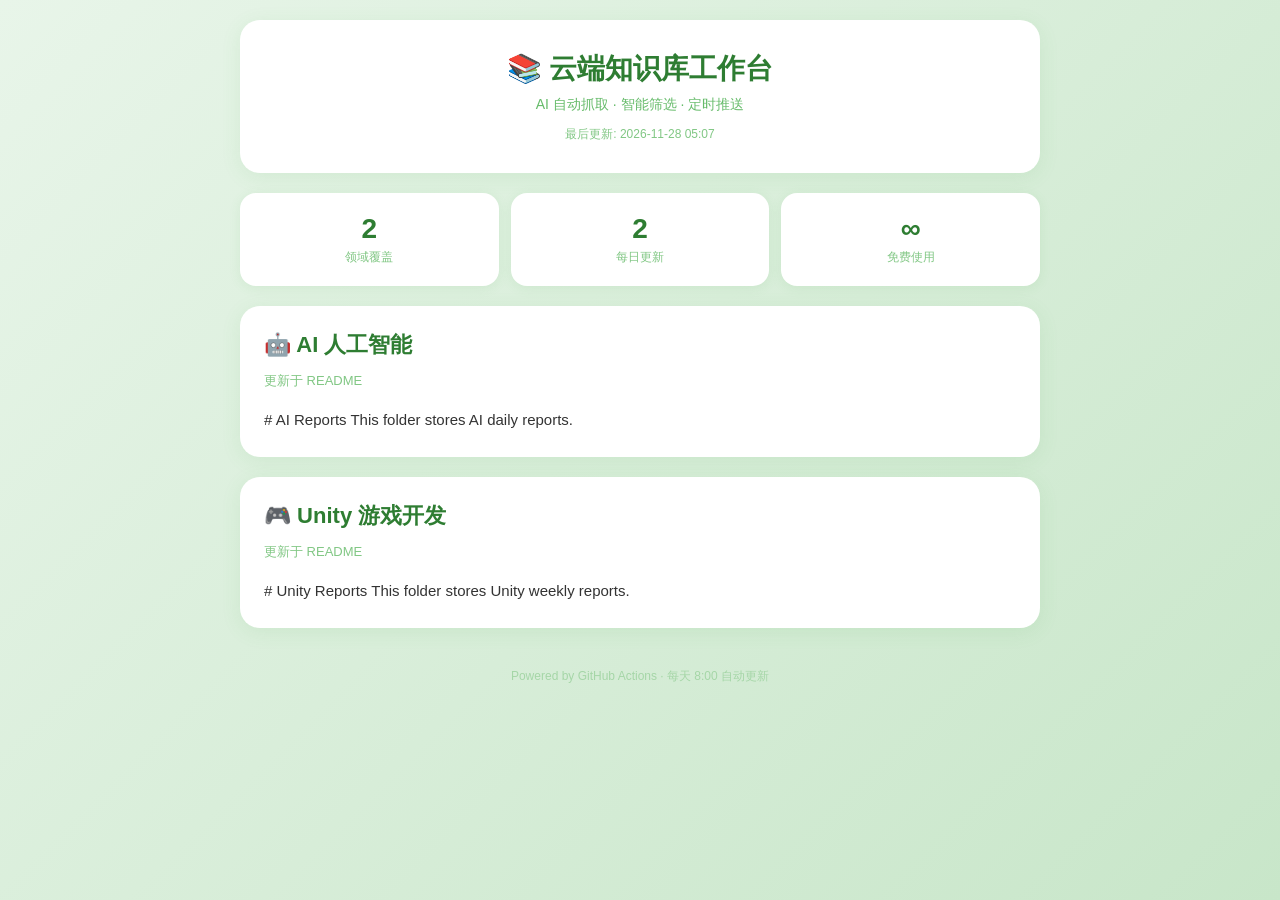
<file: cloud-workbench/index.html>
<!DOCTYPE html>
<html lang="zh-CN">
<head>
    <meta charset="UTF-8">
    <meta name="viewport" content="width=device-width, initial-scale=1.0">
    <title>云端知识库工作台</title>
    <style>
        * { margin: 0; padding: 0; box-sizing: border-box; }
        body {
            font-family: -apple-system, BlinkMacSystemFont, "PingFang SC", "Microsoft YaHei", sans-serif;
            background: linear-gradient(135deg, #e8f5e9 0%, #c8e6c9 100%);
            min-height: 100vh;
            padding: 20px;
        }
        .container { max-width: 800px; margin: 0 auto; }
        header {
            text-align: center;
            padding: 30px 0;
            background: white;
            border-radius: 20px;
            margin-bottom: 20px;
            box-shadow: 0 4px 20px rgba(76, 175, 80, 0.1);
        }
        header h1 { color: #2e7d32; font-size: 28px; }
        header .sub { color: #66bb6a; font-size: 14px; margin-top: 8px; }
        .last-update { color: #81c784; font-size: 12px; margin-top: 12px; }
        .card {
            background: white;
            border-radius: 20px;
            padding: 24px;
            margin-bottom: 20px;
            box-shadow: 0 4px 20px rgba(76, 175, 80, 0.1);
        }
        .card h2 { color: #2e7d32; margin-bottom: 12px; font-size: 22px; }
        .meta { color: #81c784; font-size: 13px; margin-bottom: 16px; }
        .content { line-height: 1.8; color: #333; font-size: 15px; }
        .content h3 { color: #1b5e20; margin: 20px 0 10px; }
        .content a { color: #4caf50; text-decoration: none; }
        .content a:hover { text-decoration: underline; }
        .content p { margin: 8px 0; }
        .empty {
            text-align: center;
            padding: 60px 20px;
            color: #a5d6a7;
        }
        .empty .icon { font-size: 64px; margin-bottom: 16px; }
        .stats {
            display: grid;
            grid-template-columns: repeat(3, 1fr);
            gap: 12px;
            margin-bottom: 20px;
        }
        .stat {
            background: white;
            border-radius: 16px;
            padding: 20px 12px;
            text-align: center;
            box-shadow: 0 2px 12px rgba(76, 175, 80, 0.1);
        }
        .stat .num { font-size: 28px; font-weight: 700; color: #2e7d32; }
        .stat .label { font-size: 12px; color: #81c784; margin-top: 4px; }
        footer {
            text-align: center;
            padding: 20px;
            color: #a5d6a7;
            font-size: 12px;
        }
        @media (max-width: 600px) {
            body { padding: 10px; }
            header { padding: 20px 16px; }
            header h1 { font-size: 22px; }
            .card { padding: 16px; }
            .stats { grid-template-columns: repeat(2, 1fr); }
        }
    </style>
</head>
<body>
    <div class="container">
        <header>
            <h1>📚 云端知识库工作台</h1>
            <div class="sub">AI 自动抓取 · 智能筛选 · 定时推送</div>
            <div class="last-update">最后更新: 2026-11-28 05:07</div>
        </header>
        
        <div class="stats">
            <div class="stat">
                <div class="num">2</div>
                <div class="label">领域覆盖</div>
            </div>
            <div class="stat">
                <div class="num">2</div>
                <div class="label">每日更新</div>
            </div>
            <div class="stat">
                <div class="num">∞</div>
                <div class="label">免费使用</div>
            </div>
        </div>
        
        
        <div class="card">
            <h2>🤖 AI 人工智能</h2>
            <div class="meta">更新于 README</div>
            <div class="content">
                # AI Reports

This folder stores AI daily reports.
            </div>
        </div>
        
        
        <div class="card">
            <h2>🎮 Unity 游戏开发</h2>
            <div class="meta">更新于 README</div>
            <div class="content">
                # Unity Reports

This folder stores Unity weekly reports.
            </div>
        </div>
        
        <footer>
            Powered by GitHub Actions · 每天 8:00 自动更新
        </footer>
    </div>
</body>
</html>
</file>
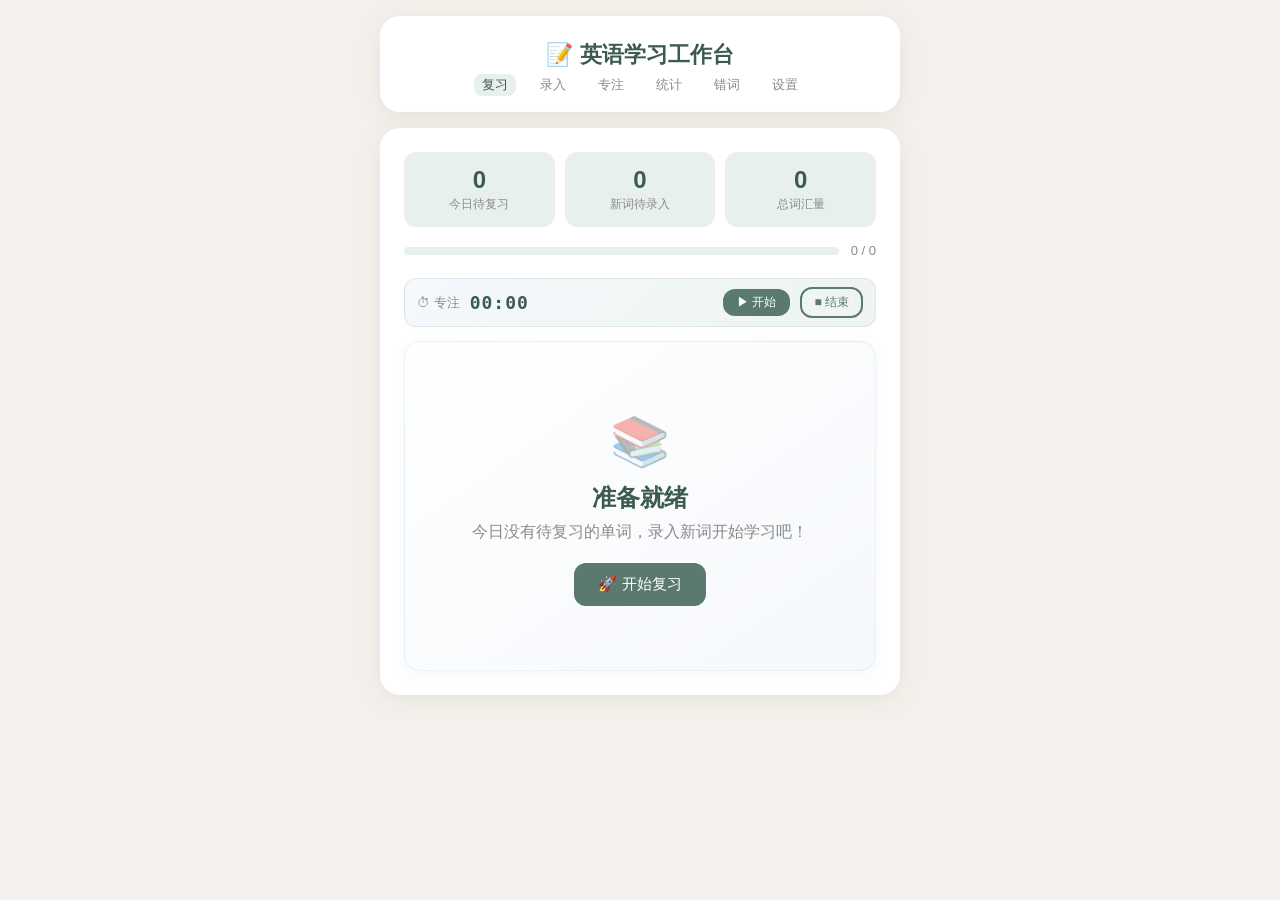
<file: english-workbench/index.html>
<!DOCTYPE html>
<html lang="zh-CN">
<head>
    <meta charset="UTF-8">
    <meta name="viewport" content="width=device-width, initial-scale=1.0, maximum-scale=1.0, user-scalable=no">
    <title>英语学习工作台 · 艾宾浩斯背单词</title>
    <style>
        :root {
            --bg: #f5f0eb;
            --card: #ffffff;
            --primary: #5b7a6e;
            --primary-light: #e8f0ec;
            --primary-dark: #3d5a4e;
            --accent: #d4a373;
            --accent-light: #faf0e6;
            --success: #7a9e7e;
            --danger: #c97b7b;
            --text: #3d3d3d;
            --text-light: #8a8a8a;
            --shadow: 0 4px 24px rgba(91, 122, 110, 0.10);
            --radius: 20px;
            --radius-sm: 12px;
        }
        * { margin: 0; padding: 0; box-sizing: border-box; }
        body {
            font-family: -apple-system, BlinkMacSystemFont, "PingFang SC", "Microsoft YaHei", sans-serif;
            background: var(--bg);
            min-height: 100vh;
            color: var(--text);
            padding: 16px;
        }
        .container { max-width: 520px; margin: 0 auto; }
        .hidden { display: none !important; }

        header {
            text-align: center;
            padding: 24px 16px 16px;
            background: var(--card);
            border-radius: var(--radius);
            margin-bottom: 16px;
            box-shadow: var(--shadow);
        }
        header h1 { font-size: 22px; color: var(--primary-dark); font-weight: 600; }
        header .sub { color: var(--text-light); font-size: 13px; margin-top: 4px; display: flex; justify-content: center; gap: 16px; }
        header .sub span { cursor: pointer; padding: 2px 8px; border-radius: 8px; transition: background 0.2s; }
        header .sub span:hover { background: var(--primary-light); }
        header .sub span.active { background: var(--primary-light); color: var(--primary-dark); font-weight: 500; }

        .nav-tabs {
            display: flex;
            gap: 0;
            background: var(--bg);
            border-radius: var(--radius-sm);
            padding: 4px;
            margin: 12px 0 0;
        }
        .nav-tabs button {
            flex: 1;
            padding: 8px;
            border: none;
            background: transparent;
            border-radius: 10px;
            font-size: 13px;
            color: var(--text-light);
            cursor: pointer;
            transition: all 0.2s;
        }
        .nav-tabs button.active {
            background: var(--card);
            color: var(--primary-dark);
            font-weight: 500;
            box-shadow: 0 2px 8px rgba(0,0,0,0.06);
        }

        .card {
            background: var(--card);
            border-radius: var(--radius);
            padding: 24px;
            margin-bottom: 16px;
            box-shadow: var(--shadow);
        }

        .progress-bar {
            display: flex;
            align-items: center;
            gap: 12px;
            margin-bottom: 20px;
        }
        .progress-track {
            flex: 1;
            height: 8px;
            background: var(--primary-light);
            border-radius: 4px;
            overflow: hidden;
        }
        .progress-fill {
            height: 100%;
            background: linear-gradient(90deg, var(--primary), var(--success));
            border-radius: 4px;
            transition: width 0.4s ease;
        }
        .progress-text { font-size: 13px; color: var(--text-light); white-space: nowrap; }

        #focusLogList .word-item { cursor: default; }
        #focusLogList li { list-style: none; }

        .review-card {
            text-align: center;
            padding: 32px 20px 24px;
            min-height: 320px;
            display: flex;
            flex-direction: column;
            align-items: center;
            justify-content: center;
            background: linear-gradient(145deg, #ffffff 0%, #f5f8fc 100%);
            border-radius: 16px;
            border: 1px solid rgba(74, 144, 164, 0.1);
            box-shadow: 0 4px 16px rgba(74, 144, 164, 0.06);
        }
        .review-card .word {
            font-size: 32px;
            font-weight: 600;
            color: var(--primary-dark);
            margin-bottom: 8px;
            line-height: 1.4;
        }
        .review-card .word-small {
            font-size: 26px;
        }
        .review-card .hint {
            font-size: 14px;
            color: var(--text-light);
            margin-bottom: 20px;
        }
        .review-card .answer-section {
            width: 100%;
            padding: 20px;
            background: var(--accent-light);
            border-radius: var(--radius-sm);
            margin-bottom: 20px;
            animation: fadeIn 0.3s ease;
        }
        @keyframes fadeIn {
            from { opacity: 0; transform: translateY(8px); }
            to { opacity: 1; transform: translateY(0); }
        }
        .review-card .answer-section .translation {
            font-size: 22px;
            color: var(--primary-dark);
            font-weight: 500;
            margin-bottom: 8px;
        }
        .review-card .answer-section .example {
            font-size: 15px;
            color: var(--text);
            line-height: 1.6;
            font-style: italic;
        }
        .review-card .answer-section .example-zh {
            font-size: 14px;
            color: var(--text-light);
            margin-top: 6px;
        }

        .btn-group {
            display: flex;
            gap: 10px;
            width: 100%;
            flex-wrap: wrap;
            justify-content: center;
        }
        .btn {
            padding: 12px 24px;
            border: none;
            border-radius: var(--radius-sm);
            font-size: 15px;
            font-weight: 500;
            cursor: pointer;
            transition: all 0.2s;
            display: inline-flex;
            align-items: center;
            gap: 6px;
        }
        .btn:active { transform: scale(0.96); }
        .btn-primary { background: var(--primary); color: white; }
        .btn-primary:hover { background: var(--primary-dark); }
        .btn-accent { background: var(--accent); color: white; }
        .btn-accent:hover { background: #c4915e; }
        .btn-success { background: var(--success); color: white; }
        .btn-success:hover { background: #5f8363; }
        .btn-danger { background: var(--danger); color: white; }
        .btn-danger:hover { background: #b56161; }
        .btn-warning { background: #e6a817; color: white; }
        .btn-warning:hover { background: #d49c15; }
        .btn-outline {
            background: transparent;
            border: 2px solid var(--primary);
            color: var(--primary);
        }
        .btn-outline:hover { background: var(--primary-light); }
        .btn-sm { padding: 8px 16px; font-size: 13px; }
        .btn-icon { padding: 10px 14px; font-size: 18px; }

        .form-group { margin-bottom: 16px; }
        .form-group label {
            display: block;
            font-size: 13px;
            color: var(--text-light);
            margin-bottom: 4px;
            font-weight: 500;
        }
        .form-group input, .form-group textarea {
            width: 100%;
            padding: 10px 14px;
            border: 2px solid #eee;
            border-radius: var(--radius-sm);
            font-size: 15px;
            transition: border-color 0.2s;
            font-family: inherit;
            background: #fafafa;
        }
        .form-group input:focus, .form-group textarea:focus {
            outline: none;
            border-color: var(--primary);
            background: white;
        }
        .form-group textarea { resize: vertical; min-height: 60px; }

        .stats-grid {
            display: grid;
            grid-template-columns: repeat(3, 1fr);
            gap: 10px;
            margin-bottom: 16px;
        }
        .stat-item {
            text-align: center;
            padding: 14px 8px;
            background: var(--primary-light);
            border-radius: var(--radius-sm);
        }
        .stat-item .num { font-size: 24px; font-weight: 700; color: var(--primary-dark); }
        .stat-item .label { font-size: 12px; color: var(--text-light); margin-top: 2px; }

        .word-list { list-style: none; max-height: 360px; overflow-y: auto; padding: 4px 0; }
        .word-list li {
            display: flex;
            justify-content: space-between;
            align-items: center;
            padding: 12px 14px;
            margin: 4px 8px;
            border-radius: 12px;
            background: linear-gradient(135deg, #f8f9fa 0%, #eef2f7 100%);
            border-bottom: none;
            transition: all 0.2s ease;
        }
        .word-list li:hover {
            background: linear-gradient(135deg, #e8f4f8 0%, #e0ecf5 100%);
            transform: translateX(3px);
            box-shadow: 0 2px 8px rgba(74, 144, 164, 0.08);
        }
        .word-list li:last-child { border-bottom: none; }
        .word-list .w-en { font-weight: 600; color: var(--primary-dark); font-size: 15px; letter-spacing: 0.3px; }
        .word-list .w-zh { color: var(--text-light); font-size: 13px; margin-top: 3px; }
        .word-list .w-level {
            font-size: 11px;
            padding: 3px 10px;
            border-radius: 12px;
            background: var(--primary-light);
            color: var(--primary);
            font-weight: 500;
        }
        .word-list .w-del {
            background: none;
            border: none;
            color: var(--danger);
            cursor: pointer;
            padding: 4px 8px;
            font-size: 16px;
            opacity: 0.5;
            transition: opacity 0.2s;
        }
        .word-list .w-del:hover { opacity: 1; }

        .celebration {
            text-align: center;
            padding: 40px 20px;
        }
        .celebration .emoji { font-size: 64px; margin-bottom: 12px; }
        .celebration h2 { color: var(--primary-dark); font-size: 24px; margin-bottom: 8px; }
        .celebration p { color: var(--text-light); font-size: 14px; line-height: 1.6; }

        .settings-row {
            display: flex;
            justify-content: space-between;
            align-items: center;
            padding: 10px 0;
        }
        .settings-row label { font-size: 14px; color: var(--text); }
        .settings-row input[type="number"] {
            width: 72px;
            padding: 6px 10px;
            border: 2px solid #eee;
            border-radius: 8px;
            font-size: 14px;
            text-align: center;
        }
        .settings-row input[type="number"]:focus { outline: none; border-color: var(--primary); }

        .streak-bar {
            display: flex;
            gap: 4px;
            justify-content: center;
            margin: 12px 0;
        }
        .streak-bar .day {
            width: 28px;
            height: 28px;
            border-radius: 8px;
            background: #f0f0f0;
            display: flex;
            align-items: center;
            justify-content: center;
            font-size: 11px;
            color: var(--text-light);
        }
        .streak-bar .day.done { background: var(--success); color: white; }
        .streak-bar .day.today { border: 2px solid var(--primary); }

        .empty-state {
            text-align: center;
            padding: 40px 20px;
            color: var(--text-light);
        }
        .empty-state .icon { font-size: 48px; margin-bottom: 12px; opacity: 0.4; }

        .toast {
            position: fixed;
            bottom: 24px;
            left: 50%;
            transform: translateX(-50%);
            background: var(--primary-dark);
            color: white;
            padding: 12px 24px;
            border-radius: var(--radius-sm);
            font-size: 14px;
            box-shadow: 0 4px 20px rgba(0,0,0,0.15);
            opacity: 0;
            transition: opacity 0.3s;
            z-index: 100;
            pointer-events: none;
        }
        .toast.show { opacity: 1; }

        .level-badge {
            display: inline-block;
            padding: 2px 10px;
            border-radius: 10px;
            font-size: 11px;
            color: white;
        }
        .sync-idle { color: var(--text-light); }
        .sync-syncing { color: var(--accent); animation: spin 1s linear infinite; display:inline-block; }
        .sync-ok { color: var(--success); }
        .sync-fail { color: var(--danger); }
        @keyframes spin { from { transform: rotate(0deg); } to { transform: rotate(360deg); } }
        .level-0 { background: #e0e0e0; color: #666; }
        .level-1 { background: #c8e6c9; color: #2e7d32; }
        .level-2 { background: #a5d6a7; color: #1b5e20; }
        .level-3 { background: #81c784; color: #1b5e20; }
        .level-4 { background: #66bb6a; color: white; }
        .level-5 { background: #4caf50; color: white; }

        .chart-block { margin: 16px 0; }
        .chart-title { font-size:14px; color:var(--primary-dark); font-weight:600; margin-bottom:8px; }

        .bar-chart-h { display:flex; flex-direction:column; gap:6px; }
        .bar-row { display:grid; grid-template-columns:56px 1fr 28px; align-items:center; gap:8px; }
        .bar-label { font-size:11px; color:var(--text-light); text-align:right; }
        .bar-track { height:16px; background:#f0f0f0; border-radius:8px; overflow:hidden; }
        .bar-fill { height:100%; border-radius:8px; transition:width 0.5s ease; min-width:0; }
        .bar-count { font-size:11px; color:var(--primary-dark); font-weight:600; }

        .bar-chart-v { display:flex; align-items:flex-end; gap:4px; height:80px; padding:0 2px; }
        .bar-v { flex:1; display:flex; flex-direction:column; align-items:center; gap:2px; }
        .bar-v .col { width:100%; border-radius:4px 4px 0 0; min-height:2px; transition:height 0.5s ease; }
        .bar-v .day-label { font-size:9px; color:var(--text-light); }

        .sparkline { display:flex; align-items:flex-end; gap:2px; height:60px; padding:4px 0; }
        .sparkline .dot { flex:1; border-radius:2px 2px 0 0; min-height:2px; transition:height 0.5s ease; }

        @media (max-width: 400px) {
            body { padding: 10px; }
            .card { padding: 16px; }
            .review-card { padding: 20px 12px; }
            .review-card .word { font-size: 26px; }
            .stats-grid { grid-template-columns: repeat(3, 1fr); }
            .btn { padding: 10px 16px; font-size: 13px; }
        }
    </style>
</head>
<body>
<div class="container" id="app">
    <header>
        <h1>📝 英语学习工作台</h1>
        <div class="sub">
            <span class="active" data-tab="review" onclick="switchTab('review')">复习</span>
            <span data-tab="add" onclick="switchTab('add')">录入</span>
            <span data-tab="focus" onclick="switchTab('focus')">专注</span>
            <span data-tab="stats" onclick="switchTab('stats')">统计</span>
            <span data-tab="wrong" onclick="switchTab('wrong')">错词</span>
            <span data-tab="settings" onclick="switchTab('settings')">设置</span>
        </div>
    </header>

    <div id="tab-review">
        <div id="review-ready" class="card">
            <div class="stats-grid" id="dailyStats">
                <div class="stat-item">
                    <div class="num" id="statDue">0</div>
                    <div class="label">今日待复习</div>
                </div>
                <div class="stat-item">
                    <div class="num" id="statNew">0</div>
                    <div class="label">新词待录入</div>
                </div>
                <div class="stat-item">
                    <div class="num" id="statTotal">0</div>
                    <div class="label">总词汇量</div>
                </div>
            </div>

            <div class="progress-bar">
                <div class="progress-track">
                    <div class="progress-fill" id="progressFill" style="width:0%"></div>
                </div>
                <div class="progress-text" id="progressText">0 / 0</div>
            </div>

            <div id="quickFocusBar" style="display:flex;align-items:center;gap:10px;background:linear-gradient(135deg,#f5f8fc 0%,#eef4f1 100%);border:1px solid rgba(91,122,110,0.12);border-radius:12px;padding:8px 12px;margin-bottom:14px;">
                <span style="font-size:13px;color:var(--text-light);white-space:nowrap;">⏱ 专注</span>
                <span id="quickFocusTime" style="flex:1;font-family:Consolas,monospace;font-size:18px;font-weight:700;color:var(--primary-dark);letter-spacing:1px;">00:00</span>
                <button class="btn btn-sm btn-primary" id="quickFocusToggleBtn" onclick="focusToggle()" style="padding:5px 14px;font-size:12px;">▶ 开始</button>
                <button class="btn btn-sm btn-outline" id="quickFocusStopBtn" onclick="focusStopSave()" style="padding:5px 12px;font-size:12px;" disabled>■ 结束</button>
            </div>

            <div id="reviewContent">
                <div id="reviewCard" class="review-card hidden">
                    <div id="priorityBadge" class="hidden" style="align-self:flex-start;font-size:11px;font-weight:600;color:var(--accent);background:var(--accent-light);padding:3px 10px;border-radius:999px;margin-bottom:8px;">🔥 昨日待巩固 · 优先复习</div>
                    <div class="word" id="wordDisplay"></div>
                    <div style="font-size:14px;color:var(--text-light);margin-bottom:2px;" id="phoneticDisplay"></div>
                    <div style="font-size:13px;color:var(--accent);margin-bottom:6px;" id="posDisplay"></div>
                    <div class="hint">点击【看答案】后选择记得与否</div>
                    <div id="answerSection" class="answer-section hidden">
                        <div class="translation" id="translationDisplay"></div>
                        <div class="example" id="exampleDisplay"></div>
                        <div class="example-zh" id="exampleZhDisplay"></div>
                    </div>
                    <div class="btn-group">
                        <button class="btn btn-accent" onclick="showAnswer()">👁 看答案</button>
                        <button class="btn btn-danger" onclick="markForgot()" id="btnForgot">❌ 没记住</button>
                        <button class="btn btn-warning" onclick="markReviewAgain()" id="btnReviewAgain">🔄 再看一次</button>
                        <button class="btn btn-success" onclick="markRemembered()" id="btnRemember">✅ 记下了</button>
                    </div>
                </div>

                <div id="reviewEmpty" class="empty-state">
                    <div class="icon">🎉</div>
                    <h2 style="color: var(--primary-dark); margin-bottom: 8px;">今日任务完成！</h2>
                    <p>今天没有待复习的单词了，休息一下或录入新词吧。</p>
                    <div style="margin-top: 16px;">
                        <button class="btn btn-primary" onclick="switchTab('add')">➕ 录入新词</button>
                    </div>
                </div>

                <div id="reviewWelcome" class="review-card">
                    <div class="empty-state">
                        <div class="icon">📚</div>
                        <h2 style="color: var(--primary-dark); margin-bottom: 8px;">准备就绪</h2>
                        <p id="welcomeText">正在计算今日复习数量...</p>
                        <div style="margin-top: 20px;">
                            <button class="btn btn-primary" onclick="startReview()">🚀 开始复习</button>
                        </div>
                    </div>
                </div>
            </div>
        </div>
    </div>

    <div id="tab-add" class="hidden">
        <div class="card" id="singleEntry">
            <div style="display:flex;justify-content:space-between;align-items:center;margin-bottom:16px;">
                <h2 style="color: var(--primary-dark); font-size: 18px;">➕ 录入新单词</h2>
                <button class="btn btn-sm btn-outline" onclick="toggleBatchMode()">📋 批量录入</button>
            </div>
            <div class="form-group">
                <label>英文单词 / 短语 *</label>
                <div style="display:flex;gap:8px;">
                    <input type="text" id="inputWord" placeholder="如：ubiquitous" autocomplete="off" style="flex:1;">
                    <button class="btn btn-sm btn-outline" onclick="autoFillWord()" id="btnAutoFill" style="white-space:nowrap;">🔄 自动</button>
                </div>
                <div id="autoFillStatus" style="font-size:12px;color:var(--text-light);margin-top:4px;"></div>
            </div>
            <div class="form-group">
                <label>中文释义 *</label>
                <input type="text" id="inputTranslation" placeholder="如：无处不在的" autocomplete="off">
            </div>
            <div class="form-group">
                <label>例句（英文）</label>
                <textarea id="inputExample" placeholder="如：Smartphones are ubiquitous in modern society." rows="2"></textarea>
            </div>
            <div class="form-group">
                <label>例句翻译（中文）</label>
                <textarea id="inputExampleTranslation" placeholder="如：智能手机在现代社会无处不在。" rows="2"></textarea>
            </div>
            <button class="btn btn-primary" onclick="addWord()" style="width:100%">💾 保存</button>
        </div>

        <div class="card hidden" id="batchEntry">
            <div style="display:flex;justify-content:space-between;align-items:center;margin-bottom:16px;">
                <h2 style="color: var(--primary-dark); font-size: 18px;">📋 批量录入</h2>
                <button class="btn btn-sm btn-outline" onclick="toggleBatchMode()">✏️ 单个录入</button>
            </div>
            <div class="form-group">
                <label>每行一个单词，格式：<code>英文 | 中文 | 例句 | 例句翻译</code></label>
                <textarea id="batchInput" placeholder="ubiquitous | 无处不在的 | Smartphones are ubiquitous. | 智能手机无处不在。
diligent | 勤奋的 | She is a diligent student. | 她是个勤奋的学生。
eloquent | 雄辩的 | His speech was eloquent. | 他的演讲很雄辩。" rows="8" style="font-size:14px;font-family:Consolas,monospace;"></textarea>
            </div>
            <div style="font-size:12px;color:var(--text-light);margin-bottom:12px;line-height:1.6;">
                <strong>支持的分隔符：</strong><code>|</code>（竖线）、<code>TAB</code>（制表符）、<code>-</code>（短横）
                <br>例句和例句翻译可选填
            </div>
            <div style="display:flex;gap:8px;margin-bottom:12px">
                <button class="btn btn-outline btn-sm" onclick="batchAutoFill()" style="flex:1">🔄 批量自动翻译</button>
                <button class="btn btn-primary btn-sm" onclick="batchAdd()" style="flex:1">📦 批量导入</button>
            </div>
            <div id="batchStatus" style="font-size:12px;color:var(--text-light);margin-bottom:6px;"></div>
            <div id="batchResult" class="hidden" style="padding:12px;border-radius:10px;background:var(--primary-light);font-size:13px;line-height:1.6;"></div>
        </div>
    </div>

    <div id="tab-stats" class="hidden">
        <div class="card">
            <h2 style="color: var(--primary-dark); font-size: 18px; margin-bottom: 16px;">📊 学习统计</h2>
            <div class="stats-grid">
                <div class="stat-item">
                    <div class="num" id="statsTotal">0</div>
                    <div class="label">总词汇</div>
                </div>
                <div class="stat-item">
                    <div class="num" id="statsMastered">0</div>
                    <div class="label">已掌握</div>
                </div>
                <div class="stat-item">
                    <div class="num" id="statsLearning">0</div>
                    <div class="label">学习中</div>
                </div>
            </div>

            <div id="chartSection">
                <div class="chart-block">
                    <div class="chart-title">📈 掌握分布</div>
                    <div id="levelChart"></div>
                </div>

                <div class="chart-block">
                    <div class="chart-title">📊 本周复习</div>
                    <div class="bar-chart-v" id="weeklyChart"></div>
                </div>

                <div class="chart-block">
                    <div class="chart-title">📈 累计增长</div>
                    <div id="growthChart" class="sparkline"></div>
                </div>
            </div>

            <div style="margin: 16px 0;">
                <div style="font-size:14px; color:var(--text); margin-bottom:8px;">📅 今日打卡</div>
                <div class="streak-bar" id="streakBar"></div>
            </div>

            <div style="display:flex;align-items:center;gap:8px;background:var(--accent-light);border-radius:12px;padding:10px 14px;margin-bottom:16px;">
                <span style="font-size:14px;">⏱</span>
                <span style="font-size:13px;color:var(--text);">今日专注：<strong id="statsFocusToday" style="color:var(--primary-dark);">0 分钟</strong></span>
                <button class="btn btn-sm btn-outline" onclick="switchTab('focus')" style="margin-left:auto;padding:4px 10px;font-size:12px;">去计时</button>
            </div>

            <h3 style="font-size: 14px; color: var(--text-light); margin-bottom: 8px;">所有单词</h3>
            <ul class="word-list" id="wordList"></ul>
        </div>
    </div>

    <div id="tab-wrong" class="hidden">
        <div class="card" id="wrongCard">
            <h2 style="color: var(--primary-dark); font-size: 18px; margin-bottom: 12px;">❌ 错词本</h2>

            <div id="wrongReviewArea" class="hidden">
                <div style="margin-bottom:10px;display:flex;justify-content:space-between;align-items:center">
                    <span style="font-size:13px;color:var(--text-light)" id="wrongProgressText">0 / 0</span>
                    <button class="btn btn-sm btn-outline" onclick="exitWrongReview()" style="padding:4px 12px;font-size:12px">✕ 退出复习</button>
                </div>
                <div class="progress-track" style="margin-bottom:14px">
                    <div class="progress-fill" id="wrongProgressFill" style="width:0%"></div>
                </div>
                <div id="wrongReviewCard" class="review-card">
                    <div class="word" id="wrongWordDisplay"></div>
                    <div style="font-size:14px;color:var(--text-light);margin-bottom:2px;" id="wrongPhoneticDisplay"></div>
                    <div style="font-size:13px;color:var(--accent);margin-bottom:6px;" id="wrongPosDisplay"></div>
                    <div class="hint">点击【看答案】后选择记得与否</div>
                    <div id="wrongAnswerSection" class="answer-section hidden">
                        <div class="translation" id="wrongTranslationDisplay"></div>
                        <div class="example" id="wrongExampleDisplay"></div>
                        <div class="example-zh" id="wrongExampleZhDisplay"></div>
                    </div>
                    <div class="btn-group">
                        <button class="btn btn-accent" onclick="wrongShowAnswer()">👁 看答案</button>
                        <button class="btn btn-danger" onclick="wrongMarkForgot()">❌ 没记住</button>
                        <button class="btn btn-warning" onclick="wrongMarkReviewAgain()">🔄 再看一次</button>
                        <button class="btn btn-success" onclick="wrongMarkRemembered()">✅ 记下了</button>
                    </div>
                </div>
                <div id="wrongReviewEmpty" class="hidden" style="text-align:center;padding:20px">
                    <div style="font-size:36px;margin-bottom:8px">🎉</div>
                    <div style="font-size:16px;color:var(--primary-dark);font-weight:600;margin-bottom:6px">复习完成！</div>
                    <div style="font-size:13px;color:var(--text-light);margin-bottom:12px">记住了 <span id="wrongRememberCount">0</span> 个，没记住 <span id="wrongForgotCount">0</span> 个</div>
                    <button class="btn btn-primary btn-sm" onclick="exitWrongReview()">返回列表</button>
                </div>
            </div>

            <div id="wrongContent">
                <div style="display:flex;gap:0;background:var(--border);border-radius:8px;padding:3px;margin-bottom:14px">
                    <button class="btn btn-sm" style="flex:1;border:none;border-radius:10px;padding:8px 12px;font-size:13px;font-weight:600;background:var(--primary);color:#fff;box-shadow:0 2px 8px rgba(74,144,164,0.2)" id="tabWrongToday" onclick="switchWrongTab('today')">📅 今日</button>
                    <button class="btn btn-sm" style="flex:1;border:none;border-radius:10px;padding:8px 12px;font-size:13px;font-weight:600;background:transparent;color:var(--text-light)" id="tabWrongAll" onclick="switchWrongTab('all')">📚 全部</button>
                </div>

                <div id="wrongTodayPanel">
                    <div style="margin-bottom:14px">
                        <div style="display:flex;align-items:center;justify-content:space-between;margin-bottom:8px">
                            <span style="font-size:14px;color:var(--danger);font-weight:600;background:rgba(201,123,123,0.1);padding:4px 10px;border-radius:8px">❌ 今日错词</span>
                            <span style="font-size:12px;color:var(--text-light)" id="todayWrongCount">0 个</span>
                        </div>
                        <ul class="word-list" id="todayWrongList" style="max-height:180px"></ul>
                        <div id="todayWrongEmpty" style="text-align:center;padding:20px;color:var(--text-light);font-size:13px;background:rgba(201,123,123,0.05);border-radius:12px;border:1px dashed rgba(201,123,123,0.2)">今日暂无错词</div>
                        <div style="display:flex;gap:8px;margin-top:8px">
                            <button class="btn btn-primary btn-sm" onclick="practiceFromList('todayWrong')" id="btnTodayWrongReview" style="flex:1;display:none">📖 复习</button>
                            <button class="btn btn-outline btn-sm" onclick="clearWrongList('today')" id="btnTodayWrongClear" style="flex:1;display:none">🗑 清空</button>
                        </div>
                    </div>
                    <div>
                        <div style="display:flex;align-items:center;justify-content:space-between;margin-bottom:8px">
                            <span style="font-size:14px;color:var(--accent);font-weight:600;background:rgba(232,168,124,0.1);padding:4px 10px;border-radius:8px">🔄 今日再看一次</span>
                            <span style="font-size:12px;color:var(--text-light)" id="todayAgainCount">0 个</span>
                        </div>
                        <ul class="word-list" id="todayAgainList" style="max-height:180px"></ul>
                        <div id="todayAgainEmpty" style="text-align:center;padding:20px;color:var(--text-light);font-size:13px;background:rgba(232,168,124,0.05);border-radius:12px;border:1px dashed rgba(232,168,124,0.2)">今日暂无再看一次的单词</div>
                        <div style="display:flex;gap:8px;margin-top:8px">
                            <button class="btn btn-primary btn-sm" onclick="practiceFromList('todayAgain')" id="btnTodayAgainReview" style="flex:1;display:none">📖 复习</button>
                            <button class="btn btn-outline btn-sm" onclick="clearWrongList('todayAgain')" id="btnTodayAgainClear" style="flex:1;display:none">🗑 清空</button>
                        </div>
                    </div>
                </div>

                <div id="wrongAllPanel" class="hidden">
                    <div style="margin-bottom:14px">
                        <div style="display:flex;align-items:center;justify-content:space-between;margin-bottom:8px">
                            <span style="font-size:14px;color:var(--danger);font-weight:600;background:rgba(201,123,123,0.1);padding:4px 10px;border-radius:8px">❌ 全部错词</span>
                            <span style="font-size:12px;color:var(--text-light)" id="allWrongCount">0 个</span>
                        </div>
                        <ul class="word-list" id="allWrongList" style="max-height:180px"></ul>
                        <div id="allWrongEmpty" style="text-align:center;padding:20px;color:var(--text-light);font-size:13px;background:rgba(201,123,123,0.05);border-radius:12px;border:1px dashed rgba(201,123,123,0.2)">暂无错词记录</div>
                        <div style="display:flex;gap:8px;margin-top:8px">
                            <button class="btn btn-primary btn-sm" onclick="practiceFromList('allWrong')" id="btnAllWrongReview" style="flex:1;display:none">📖 复习</button>
                            <button class="btn btn-outline btn-sm" onclick="clearWrongList('all')" id="btnAllWrongClear" style="flex:1;display:none">🗑 清空</button>
                        </div>
                    </div>
                    <div>
                        <div style="display:flex;align-items:center;justify-content:space-between;margin-bottom:8px">
                            <span style="font-size:14px;color:var(--accent);font-weight:600;background:rgba(232,168,124,0.1);padding:4px 10px;border-radius:8px">🔄 全部再看一次</span>
                            <span style="font-size:12px;color:var(--text-light)" id="allAgainCount">0 个</span>
                        </div>
                        <ul class="word-list" id="allAgainList" style="max-height:180px"></ul>
                        <div id="allAgainEmpty" style="text-align:center;padding:20px;color:var(--text-light);font-size:13px;background:rgba(232,168,124,0.05);border-radius:12px;border:1px dashed rgba(232,168,124,0.2)">暂无再看一次的记录</div>
                        <div style="display:flex;gap:8px;margin-top:8px">
                            <button class="btn btn-primary btn-sm" onclick="practiceFromList('allAgain')" id="btnAllAgainReview" style="flex:1;display:none">📖 复习</button>
                            <button class="btn btn-outline btn-sm" onclick="clearWrongList('allAgain')" id="btnAllAgainClear" style="flex:1;display:none">🗑 清空</button>
                        </div>
                    </div>
                </div>
            </div>
        </div>
    </div>

    <div id="tab-focus" class="hidden">
        <div class="card">
            <div style="display:flex;justify-content:space-between;align-items:center;margin-bottom:16px;">
                <h2 style="color: var(--primary-dark); font-size: 18px;">⏱ 专注计时</h2>
                <div style="display:flex;gap:6px;background:var(--bg);border-radius:10px;padding:3px;">
                    <button class="btn btn-sm" id="focusModeStopwatch" onclick="focusSetMode('stopwatch')" style="border:none;border-radius:8px;padding:6px 12px;font-size:12px;font-weight:600;background:var(--primary);color:#fff;">⏱ 正计时</button>
                    <button class="btn btn-sm" id="focusModePomodoro" onclick="focusSetMode('pomodoro')" style="border:none;border-radius:8px;padding:6px 12px;font-size:12px;font-weight:600;background:transparent;color:var(--text-light);">🍅 番茄钟</button>
                </div>
            </div>

            <div id="pomodoroSettings" class="hidden" style="display:flex;align-items:center;gap:8px;justify-content:center;margin-bottom:12px;font-size:13px;color:var(--text-light);">
                <span>每轮</span>
                <input type="number" id="pomodoroMinutes" min="1" max="90" value="25" style="width:64px;padding:6px 8px;border:1px solid var(--border);border-radius:8px;font-size:14px;text-align:center;background:var(--bg);">
                <span>分钟</span>
            </div>

            <div style="text-align:center;padding:24px 0 8px;">
                <div id="focusModeLabel" style="font-size:13px;color:var(--text-light);margin-bottom:6px;">正计时模式</div>
                <div id="focusDisplay" style="font-family:Consolas,monospace;font-size:52px;font-weight:700;color:var(--primary-dark);letter-spacing:2px;line-height:1.1;">00:00</div>
                <div id="focusStatusText" style="font-size:12px;color:var(--text-light);margin-top:6px;">未开始</div>
            </div>

            <div style="display:flex;gap:10px;justify-content:center;margin-top:16px;flex-wrap:wrap;">
                <button class="btn btn-primary" id="focusToggleBtn" onclick="focusToggle()" style="min-width:110px;">▶ 开始</button>
                <button class="btn btn-outline" id="focusStopBtn" onclick="focusStopSave()" style="min-width:110px;" disabled>■ 结束并保存</button>
            </div>

            <hr style="border: none; border-top: 1px solid #f0f0f0; margin: 20px 0 16px;">

            <div class="stats-grid" style="grid-template-columns: repeat(4, 1fr);">
                <div class="stat-item">
                    <div class="num" id="focusTodaySec">0分</div>
                    <div class="label">今日专注</div>
                </div>
                <div class="stat-item">
                    <div class="num" id="focusWeekSec">0分</div>
                    <div class="label">本周专注</div>
                </div>
                <div class="stat-item">
                    <div class="num" id="focusTotalSec">0分</div>
                    <div class="label">累计时长</div>
                </div>
                <div class="stat-item">
                    <div class="num" id="focusTodayCount">0</div>
                    <div class="label">今日段数</div>
                </div>
            </div>

            <h3 style="font-size: 14px; color: var(--text-light); margin: 4px 0 10px;">最近记录</h3>
            <ul id="focusLogList" class="word-list" style="max-height:240px;overflow-y:auto;"></ul>
            <div id="focusLogEmpty" style="text-align:center;padding:20px;color:var(--text-light);font-size:13px;background:var(--primary-light);border-radius:12px;border:1px dashed rgba(91,122,110,0.2);">暂无专注记录，点击上方开始计时</div>
        </div>
    </div>

    <div id="tab-settings" class="hidden">
        <div class="card">
            <h2 style="color: var(--primary-dark); font-size: 18px; margin-bottom: 16px;">⚙️ 设置</h2>
            <div class="settings-row">
                <label>每日复习数量</label>
                <input type="number" id="dailyLimit" min="5" max="100" value="20">
            </div>
            <hr style="border: none; border-top: 1px solid #f0f0f0; margin: 16px 0;">
            <h3 style="font-size:14px; color:var(--text-light); margin-bottom:12px;">☁️ GitHub 数据同步</h3>
            <div class="form-group">
                <label>Personal Access Token</label>
                <input type="password" id="githubTokenInput" placeholder="ghp_xxxxxxxxxxxx" autocomplete="off">
            </div>
            <div class="settings-row" style="margin-bottom:8px;">
                <label>同步状态 <span id="syncStatus" class="sync-idle">○</span></label>
                <button class="btn btn-sm btn-outline" onclick="manualSync()">⟳ 立即同步</button>
            </div>
            <div style="font-size:12px; color:var(--text-light); line-height:1.6; background:#fafafa; padding:10px 14px; border-radius:10px;">
                <strong>如何获取 Token？</strong><br>
                1. 打开 <a href="https://github.com/settings/tokens/new" target="_blank" style="color:var(--primary);">GitHub Token 创建页</a><br>
                2. Note 填任意名称，勾选 <strong>repo</strong> 权限<br>
                3. Generate 后复制粘贴到上方输入框
            </div>
            <hr style="border: none; border-top: 1px solid #f0f0f0; margin: 16px 0;">
            <div class="settings-row">
                <label style="color: var(--danger);">清空所有数据</label>
                <button class="btn btn-sm btn-danger" onclick="clearAllData()">🗑 清空</button>
            </div>
        </div>
    </div>

    <div class="toast" id="toast"></div>
</div>

<script>
    const STORAGE_KEY = 'english_workbench_words';
    const SETTINGS_KEY = 'english_workbench_settings';
    const CHECKIN_KEY = 'english_workbench_checkin';
    const GITHUB_TOKEN_KEY = 'ew_github_token';
    const REVIEW_LOG_KEY = 'english_workbench_review_log';
    const FOCUS_LOG_KEY = 'english_workbench_focus_log';
    const FOCUS_RUNNING_KEY = 'english_workbench_focus_running';

    const GITHUB_OWNER = 'LCC0528';
    const GITHUB_REPO = 'knowledge-workbench';
    const GITHUB_PATH = 'data/english-words.json';
    const GITHUB_RAW = `https://raw.githubusercontent.com/${GITHUB_OWNER}/${GITHUB_REPO}/main/${GITHUB_PATH}`;
    const GITHUB_API = `https://api.github.com/repos/${GITHUB_OWNER}/${GITHUB_REPO}/contents/${GITHUB_PATH}`;

    const INTERVALS = [0, 1, 3, 7, 15, 30];

    let state = {
        words: [],
        reviewQueue: [],
        reviewIndex: 0,
        currentAnswerShown: false,
        dailyLimit: 20,
        todayStr: '',
        syncStatus: 'idle',
        ghToken: '',
        ghFileSha: null
    };

    let wrongState = {
        queue: [],
        index: 0,
        answerShown: false,
        rememberCount: 0,
        forgotCount: 0
    };

    function getToday() {
        const d = new Date();
        return d.getFullYear() + '-' + String(d.getMonth()+1).padStart(2,'0') + '-' + String(d.getDate()).padStart(2,'0');
    }

    function loadData() {
        try {
            const raw = localStorage.getItem(STORAGE_KEY);
            state.words = raw ? JSON.parse(raw) : [];
        } catch { state.words = []; }

        try {
            const settings = JSON.parse(localStorage.getItem(SETTINGS_KEY));
            if (settings) {
                state.dailyLimit = settings.dailyLimit || 20;
            }
        } catch {}

        state.todayStr = getToday();
        state.ghToken = getGhToken();
        document.getElementById('dailyLimit').value = state.dailyLimit;
        if (document.getElementById('githubToken')) {
            document.getElementById('githubToken').value = state.ghToken ? state.ghToken.substring(0, 10) + '···' : '';
        }
        document.getElementById('githubTokenInput').value = state.ghToken;

        if (state.ghToken) {
            pullFromGitHub();
        }

        migrateReviewLogs();
    }

    function saveWords() {
        localStorage.setItem(STORAGE_KEY, JSON.stringify(state.words));
        syncToGitHub();
    }

    function saveSettings() {
        localStorage.setItem(SETTINGS_KEY, JSON.stringify({
            dailyLimit: state.dailyLimit
        }));
    }

    function getCheckinDates() {
        try {
            return JSON.parse(localStorage.getItem(CHECKIN_KEY)) || [];
        } catch { return []; }
    }

    function addCheckin(date) {
        const dates = getCheckinDates();
        if (!dates.includes(date)) {
            dates.push(date);
            localStorage.setItem(CHECKIN_KEY, JSON.stringify(dates));
        }
    }

    function addReviewLog(wordId, result) {
        const logs = JSON.parse(localStorage.getItem(REVIEW_LOG_KEY) || '[]');
        logs.push({ date: state.todayStr, wordId: wordId, result: result });
        localStorage.setItem(REVIEW_LOG_KEY, JSON.stringify(logs));
    }

    function getReviewLogs() {
        try { return JSON.parse(localStorage.getItem(REVIEW_LOG_KEY)) || []; }
        catch { return []; }
    }

    function migrateReviewLogs() {
        var logs = getReviewLogs();
        var changed = false;
        logs = logs.filter(function(l) {
            return typeof l.wordId === 'number';
        });
        logs = logs.map(function(l) {
            if (!l.result) {
                l.result = l.date === 'forgot' ? 'forgot' : 'remembered';
                changed = true;
            }
            return l;
        });
        if (changed) {
            localStorage.setItem(REVIEW_LOG_KEY, JSON.stringify(logs));
        }
    }

    function getDueWords() {
        return state.words.filter(w => w.nextReviewDate <= state.todayStr);
    }

    function getYesterdayStr(offset) {
        const d = new Date();
        d.setDate(d.getDate() - (offset === undefined ? 1 : offset));
        return d.getFullYear() + '-' + String(d.getMonth()+1).padStart(2,'0') + '-' + String(d.getDate()).padStart(2,'0');
    }

    function getYesterdayPriorityWordIds() {
        const yesterday = getYesterdayStr(1);
        const logs = getReviewLogs();
        const ids = [];
        const seen = {};
        for (let i = logs.length - 1; i >= 0; i--) {
            const l = logs[i];
            if (l.date !== yesterday) continue;
            if (l.result !== 'review_again' && l.result !== 'forgot') continue;
            if (typeof l.wordId !== 'number') continue;
            if (seen[l.wordId]) continue;
            seen[l.wordId] = true;
            ids.push(l.wordId);
        }
        return ids;
    }

    // ===== 专注计时引擎 =====
    let focusTimer = {
        running: false,
        mode: 'stopwatch',      // 'stopwatch' | 'pomodoro'
        startedAt: 0,           // timestamp when current run segment started
        elapsedBase: 0,         // accumulated ms before current run segment
        pomodoroMin: 25,
        intervalId: null,
        currentStartTs: 0       // absolute start ts of the whole session (for saving)
    };

    function getFocusLogs() {
        try { return JSON.parse(localStorage.getItem(FOCUS_LOG_KEY)) || []; }
        catch { return []; }
    }

    function saveFocusLogs(logs) {
        localStorage.setItem(FOCUS_LOG_KEY, JSON.stringify(logs));
    }

    function focusPersistRunning() {
        if (focusTimer.running) {
            localStorage.setItem(FOCUS_RUNNING_KEY, JSON.stringify({
                running: true,
                mode: focusTimer.mode,
                startedAt: focusTimer.startedAt,
                elapsedBase: focusTimer.elapsedBase,
                pomodoroMin: focusTimer.pomodoroMin,
                currentStartTs: focusTimer.currentStartTs
            }));
        } else if (focusTimer.elapsedBase > 0 || focusTimer.currentStartTs) {
            localStorage.setItem(FOCUS_RUNNING_KEY, JSON.stringify({
                running: false,
                mode: focusTimer.mode,
                startedAt: 0,
                elapsedBase: focusTimer.elapsedBase,
                pomodoroMin: focusTimer.pomodoroMin,
                currentStartTs: focusTimer.currentStartTs
            }));
        } else {
            localStorage.removeItem(FOCUS_RUNNING_KEY);
        }
    }

    function focusRestore() {
        try {
            const raw = localStorage.getItem(FOCUS_RUNNING_KEY);
            if (!raw) return;
            const s = JSON.parse(raw);
            if (!s) return;
            focusTimer.mode = s.mode === 'pomodoro' ? 'pomodoro' : 'stopwatch';
            focusTimer.pomodoroMin = s.pomodoroMin || 25;
            focusTimer.elapsedBase = s.elapsedBase || 0;
            focusTimer.currentStartTs = s.currentStartTs || 0;
            focusTimer.startedAt = s.startedAt || 0;
            focusTimer.running = !!s.running;
            if (focusTimer.running && !focusTimer.startedAt) {
                focusTimer.startedAt = Date.now();
            }
            if (focusTimer.running) focusStartInterval();
            else focusRender();
        } catch {}
    }

    function focusElapsedMs() {
        let ms = focusTimer.elapsedBase || 0;
        if (focusTimer.running && focusTimer.startedAt) {
            ms += Date.now() - focusTimer.startedAt;
        }
        if (focusTimer.mode === 'pomodoro') {
            const total = focusTimer.pomodoroMin * 60 * 1000;
            if (ms > total) ms = total;
        }
        return Math.max(0, ms);
    }

    function formatMsClock(ms) {
        const totalSec = Math.floor(ms / 1000);
        const h = Math.floor(totalSec / 3600);
        const m = Math.floor((totalSec % 3600) / 60);
        const s = totalSec % 60;
        if (h > 0) {
            return String(h).padStart(2, '0') + ':' + String(m).padStart(2, '0') + ':' + String(s).padStart(2, '0');
        }
        return String(m).padStart(2, '0') + ':' + String(s).padStart(2, '0');
    }

    function formatSecHuman(totalSec) {
        totalSec = Math.floor(totalSec || 0);
        if (totalSec < 60) return totalSec + '秒';
        const h = Math.floor(totalSec / 3600);
        const m = Math.floor((totalSec % 3600) / 60);
        if (h > 0) return m > 0 ? h + '时' + m + '分' : h + '时';
        return m + '分';
    }

    function focusStartInterval() {
        if (focusTimer.intervalId) clearInterval(focusTimer.intervalId);
        focusTimer.intervalId = setInterval(() => {
            if (focusTimer.mode === 'pomodoro' && focusTimer.running) {
                const total = focusTimer.pomodoroMin * 60 * 1000;
                if (focusElapsedMs() >= total) {
                    focusPomodoroComplete();
                    return;
                }
            }
            focusRender();
        }, 250);
    }

    function focusStopInterval() {
        if (focusTimer.intervalId) {
            clearInterval(focusTimer.intervalId);
            focusTimer.intervalId = null;
        }
    }

    function focusSetMode(mode) {
        if (focusTimer.running) {
            showToast('请先结束当前计时再切换模式');
            return;
        }
        if ((focusTimer.elapsedBase || 0) > 0 && !confirm('切换模式将清空当前未保存的计时，确定切换？')) return;
        focusTimer.mode = mode === 'pomodoro' ? 'pomodoro' : 'stopwatch';
        focusTimer.elapsedBase = 0;
        focusTimer.currentStartTs = 0;
        focusTimer.startedAt = 0;
        focusTimer.running = false;
        focusStopInterval();
        focusPersistRunning();
        focusRender();
        renderFocusPage();
    }

    function focusToggle() {
        if (focusTimer.running) {
            focusPause();
        } else {
            focusStart();
        }
    }

    function focusStart() {
        const input = document.getElementById('pomodoroMinutes');
        if (focusTimer.mode === 'pomodoro' && input) {
            const v = parseInt(input.value) || 25;
            focusTimer.pomodoroMin = Math.min(90, Math.max(1, v));
            input.value = focusTimer.pomodoroMin;
        }
        if (!focusTimer.currentStartTs) {
            focusTimer.currentStartTs = Date.now();
        }
        focusTimer.startedAt = Date.now();
        focusTimer.running = true;
        focusStartInterval();
        focusPersistRunning();
        focusRender();
    }

    function focusPause() {
        if (!focusTimer.running) return;
        focusTimer.elapsedBase = focusElapsedMs();
        focusTimer.running = false;
        focusTimer.startedAt = 0;
        focusStopInterval();
        focusPersistRunning();
        focusRender();
    }

    function focusStopSave() {
        const ms = focusElapsedMs();
        focusTimer.running = false;
        focusTimer.startedAt = 0;
        focusTimer.elapsedBase = 0;
        focusTimer.currentStartTs = 0;
        focusStopInterval();
        localStorage.removeItem(FOCUS_RUNNING_KEY);

        const sec = Math.floor(ms / 1000);
        if (sec >= 5) {
            const logs = getFocusLogs();
            logs.push({
                date: state.todayStr || getToday(),
                startTs: Date.now() - sec * 1000,
                durationSec: sec,
                mode: focusTimer.mode
            });
            saveFocusLogs(logs);
            showToast('✅ 已保存专注 ' + formatSecHuman(sec));
        } else if (sec > 0) {
            showToast('时长不足 5 秒，未记录');
        }
        focusRender();
        renderFocusPage();
        renderStatsFocusToday();
    }

    function focusPomodoroComplete() {
        focusStopInterval();
        focusTimer.running = false;
        const sec = focusTimer.pomodoroMin * 60;
        const logs = getFocusLogs();
        logs.push({
            date: state.todayStr || getToday(),
            startTs: Date.now() - sec * 1000,
            durationSec: sec,
            mode: 'pomodoro'
        });
        saveFocusLogs(logs);
        focusTimer.elapsedBase = 0;
        focusTimer.currentStartTs = 0;
        focusTimer.startedAt = 0;
        localStorage.removeItem(FOCUS_RUNNING_KEY);
        showToast('🍅 番茄钟 ' + focusTimer.pomodoroMin + ' 分钟完成！已记录');
        focusRender();
        renderFocusPage();
        renderStatsFocusToday();
    }

    function focusRender() {
        const text = formatMsClock(focusElapsedMs());
        const qTime = document.getElementById('quickFocusTime');
        const fDisplay = document.getElementById('focusDisplay');
        const qToggle = document.getElementById('quickFocusToggleBtn');
        const qStop = document.getElementById('quickFocusStopBtn');
        const fToggle = document.getElementById('focusToggleBtn');
        const fStop = document.getElementById('focusStopBtn');
        const status = document.getElementById('focusStatusText');
        const modeLabel = document.getElementById('focusModeLabel');

        if (qTime) qTime.textContent = text;
        if (fDisplay) fDisplay.textContent = text;

        const hasTime = focusTimer.running || (focusTimer.elapsedBase || 0) > 0;
        const label = focusTimer.running ? '⏸ 暂停' : ((focusTimer.elapsedBase || 0) > 0 ? '▶ 继续' : '▶ 开始');
        if (qToggle) qToggle.textContent = label;
        if (fToggle) fToggle.textContent = label;
        if (qStop) qStop.disabled = !hasTime;
        if (fStop) fStop.disabled = !hasTime;

        if (status) {
            if (focusTimer.running) status.textContent = focusTimer.mode === 'pomodoro' ? '番茄钟进行中...' : '专注进行中，加油！';
            else if ((focusTimer.elapsedBase || 0) > 0) status.textContent = '已暂停，可继续或结束保存';
            else status.textContent = '未开始';
        }
        if (modeLabel) {
            modeLabel.textContent = focusTimer.mode === 'pomodoro'
                ? '番茄钟模式 · ' + focusTimer.pomodoroMin + ' 分钟'
                : '正计时模式';
        }

        const msBtn = document.getElementById('focusModeStopwatch');
        const pmBtn = document.getElementById('focusModePomodoro');
        if (msBtn && pmBtn) {
            const sw = focusTimer.mode === 'stopwatch';
            msBtn.style.background = sw ? 'var(--primary)' : 'transparent';
            msBtn.style.color = sw ? '#fff' : 'var(--text-light)';
            pmBtn.style.background = sw ? 'transparent' : 'var(--primary)';
            pmBtn.style.color = sw ? 'var(--text-light)' : '#fff';
        }
        const pSet = document.getElementById('pomodoroSettings');
        if (pSet) pSet.classList.toggle('hidden', focusTimer.mode !== 'pomodoro');
    }

    function focusWeekStartStr() {
        const d = new Date();
        const day = d.getDay();
        const diff = day === 0 ? 6 : day - 1; // Monday start
        d.setDate(d.getDate() - diff);
        return d.getFullYear() + '-' + String(d.getMonth()+1).padStart(2,'0') + '-' + String(d.getDate()).padStart(2,'0');
    }

    function focusStats() {
        const logs = getFocusLogs();
        const today = state.todayStr || getToday();
        const weekStart = focusWeekStartStr();
        let todaySec = 0, weekSec = 0, totalSec = 0, todayCount = 0;
        logs.forEach(l => {
            const s = l.durationSec || 0;
            totalSec += s;
            if (l.date === today) { todaySec += s; todayCount++; }
            if (l.date >= weekStart) weekSec += s;
        });
        return { todaySec, weekSec, totalSec, todayCount, logs };
    }

    function renderStatsFocusToday() {
        const el = document.getElementById('statsFocusToday');
        if (el) el.textContent = formatSecHuman(focusStats().todaySec);
    }

    function renderFocusPage() {
        const st = focusStats();
        const tToday = document.getElementById('focusTodaySec');
        const tWeek = document.getElementById('focusWeekSec');
        const tTotal = document.getElementById('focusTotalSec');
        const tCount = document.getElementById('focusTodayCount');
        if (tToday) tToday.textContent = formatSecHuman(st.todaySec);
        if (tWeek) tWeek.textContent = formatSecHuman(st.weekSec);
        if (tTotal) tTotal.textContent = formatSecHuman(st.totalSec);
        if (tCount) tCount.textContent = st.todayCount;

        const list = document.getElementById('focusLogList');
        const empty = document.getElementById('focusLogEmpty');
        if (!list) return;

        const recent = st.logs.slice(-10).reverse();
        if (recent.length === 0) {
            list.innerHTML = '';
            if (empty) empty.classList.remove('hidden');
        } else {
            if (empty) empty.classList.add('hidden');
            list.innerHTML = recent.map(l => {
                const modeLabel = l.mode === 'pomodoro' ? '🍅 番茄' : '⏱ 正计时';
                const d = (l.date || '').slice(5).replace('-', '/');
                return '<li class="word-item" style="display:flex;justify-content:space-between;align-items:center;padding:10px 14px;margin:4px 0;border-radius:12px;background:linear-gradient(135deg,#f8f9fa 0%,#eef2f7 100%);border-bottom:none;">' +
                    '<div><span style="font-size:13px;font-weight:600;color:var(--text);">' + d + '</span>' +
                    '<div style="font-size:12px;color:var(--text-light);margin-top:2px;">' + modeLabel + '</div></div>' +
                    '<span style="font-family:Consolas,monospace;font-size:14px;font-weight:700;color:var(--primary-dark);">' + formatSecHuman(l.durationSec || 0) + '</span>' +
                    '</li>';
            }).join('');
        }
        focusRender();
    }

    function clearFocusData() {
        localStorage.removeItem(FOCUS_LOG_KEY);
        localStorage.removeItem(FOCUS_RUNNING_KEY);
        focusTimer.running = false;
        focusTimer.elapsedBase = 0;
        focusTimer.startedAt = 0;
        focusTimer.currentStartTs = 0;
        focusStopInterval();
    }

    function getLevel(level) {
        return INTERVALS[level] !== undefined ? INTERVALS[level] : 30;
    }

    function getLevelLabel(level) {
        const labels = ['新词', '1天', '3天', '7天', '15天', '30天'];
        return labels[level] || '30天';
    }

    function shuffle(arr) {
        for (let i = arr.length - 1; i > 0; i--) {
            const j = Math.floor(Math.random() * (i + 1));
            [arr[i], arr[j]] = [arr[j], arr[i]];
        }
        return arr;
    }

    function getGhToken() {
        try { return localStorage.getItem(GITHUB_TOKEN_KEY) || ''; } catch { return ''; }
    }

    function setGhToken(token) {
        state.ghToken = token;
        try { localStorage.setItem(GITHUB_TOKEN_KEY, token); } catch {}
    }

    function setSyncStatus(status) {
        state.syncStatus = status;
        const el = document.getElementById('syncStatus');
        if (el) {
            const icons = { idle: '○', syncing: '⟳', ok: '✓', fail: '✗' };
            el.textContent = icons[status] || '○';
            el.className = 'sync-' + status;
        }
    }

    async function fetchFromGitHub() {
        try {
            const resp = await fetch(GITHUB_RAW, { cache: 'no-cache' });
            if (!resp.ok) throw new Error('HTTP ' + resp.status);
            return await resp.json();
        } catch { return null; }
    }

    async function syncToGitHub() {
        const token = getGhToken();
        if (!token) { setSyncStatus('idle'); return; }

        setSyncStatus('syncing');
        try {
            let sha = null;
            const getResp = await fetch(GITHUB_API, {
                headers: { 'Authorization': 'Bearer ' + token, 'Accept': 'application/vnd.github.v3+json' }
            });
            if (getResp.ok) {
                const existing = await getResp.json();
                sha = existing.sha;
            } else if (getResp.status !== 404) {
                throw new Error('GET failed: ' + getResp.status);
            }

            const content = btoa(unescape(encodeURIComponent(JSON.stringify(state.words, null, 2))));
            const body = { message: 'sync english words ' + state.todayStr, content: content };
            if (sha) body.sha = sha;

            const putResp = await fetch(GITHUB_API, {
                method: 'PUT',
                headers: {
                    'Authorization': 'Bearer ' + token,
                    'Accept': 'application/vnd.github.v3+json',
                    'Content-Type': 'application/json'
                },
                body: JSON.stringify(body)
            });
            if (!putResp.ok) throw new Error('PUT failed: ' + putResp.status + ' ' + (await putResp.text()));
            setSyncStatus('ok');
        } catch (e) {
            console.error('GitHub sync error:', e);
            setSyncStatus('fail');
            showToast('同步失败，数据已保存在本地');
        }
    }

    async function pullFromGitHub() {
        const token = getGhToken();
        if (!token) return;

        setSyncStatus('syncing');
        try {
            const remote = await fetchFromGitHub();
            if (!remote) { setSyncStatus('idle'); return; }
            if (!Array.isArray(remote) || remote.length === 0) { setSyncStatus('idle'); return; }

            const localMap = new Map(state.words.map(w => [w.id, w]));
            let merged = false;
            remote.forEach(rw => {
                const local = localMap.get(rw.id);
                if (!local) {
                    state.words.push(rw);
                    merged = true;
                } else {
                    const rTime = new Date(rw.lastReviewDate || rw.createdDate || 0).getTime();
                    const lTime = new Date(local.lastReviewDate || local.createdDate || 0).getTime();
                    if (rTime > lTime) {
                        Object.assign(local, rw);
                        merged = true;
                    }
                }
            });

            if (merged) {
                localStorage.setItem(STORAGE_KEY, JSON.stringify(state.words));
                showToast('已同步其他设备的数据');
            }
            setSyncStatus('ok');
        } catch (e) {
            console.error('GitHub pull error:', e);
            setSyncStatus('idle');
        }
    }

    function showToast(msg) {
        const el = document.getElementById('toast');
        el.textContent = msg;
        el.classList.add('show');
        clearTimeout(el._timer);
        el._timer = setTimeout(() => el.classList.remove('show'), 2000);
    }

    function formatDate(dateStr) {
        const parts = dateStr.split('-');
        return parts[1] + '/' + parts[2];
    }

    function switchTab(tab) {
        document.querySelectorAll('[data-tab]').forEach(el => el.classList.remove('active'));
        document.querySelector(`[data-tab="${tab}"]`)?.classList.add('active');

        ['review','add','focus','stats','wrong','settings'].forEach(t => {
            document.getElementById('tab-' + t).classList.toggle('hidden', t !== tab);
        });

        if (tab === 'review') {
            if (window._wrongPractice) {
                window._wrongPractice = false;
            } else {
                prepareReview();
            }
        }
        if (tab === 'stats') renderStats();
        if (tab === 'wrong') renderWrongWords();
        if (tab === 'focus') renderFocusPage();
    }

    function autoFillWord() {
        const word = document.getElementById('inputWord').value.trim().toLowerCase();
        if (!word) { showToast('请先输入英文单词'); return; }
        const status = document.getElementById('autoFillStatus');
        status.textContent = '⏳ 查询中...';
        document.getElementById('btnAutoFill').disabled = true;
        document.getElementById('inputTranslation').dataset.phonetic = '';

        const wordOnly = word.split(' ')[0];
        let cnOk = false;

        function fetchYoudaoJSONP(w) {
            return new Promise(resolve => {
                const cb = 'yd_cb_' + Date.now();
                let cleaned = false;
                function cleanup() {
                    if (cleaned) return;
                    cleaned = true;
                    delete window[cb];
                    const s = document.getElementById('yd_script');
                    if (s) s.remove();
                }
                window[cb] = function(data) {
                    cleanup();
                    if (data && data.data && data.data.entries && data.data.entries[0]) {
                        const e = data.data.entries[0];
                        resolve({
                            translation: e.explain ? e.explain.replace(/<[^>]+>/g, '').trim() : '',
                            phonetic: e.phonetic || ''
                        });
                    } else {
                        resolve(null);
                    }
                };
                const s = document.createElement('script');
                s.id = 'yd_script';
                s.src = 'https://dict.youdao.com/suggest?q=' + encodeURIComponent(w) + '&num=1&doctype=json&callback=' + cb;
                s.onerror = () => { cleanup(); resolve(null); };
                document.head.appendChild(s);
                setTimeout(() => { if (!cleaned) { cleanup(); resolve(null); } }, 5000);
            });
        }

        fetchYoudaoJSONP(wordOnly).then(result => {
            if (result && result.translation) {
                document.getElementById('inputTranslation').value = result.translation;
                cnOk = true;
                if (result.phonetic) {
                    document.getElementById('inputTranslation').dataset.phonetic = result.phonetic;
                }
                status.textContent = '✅ 中文释义已填充';
            }
            fetch('https://api.dictionaryapi.dev/api/v2/entries/en/' + encodeURIComponent(wordOnly))
                .then(r => r.ok ? r.json() : null).then(data => {
                    if (!data || !data[0]) throw new Error();
                    const meanings = data[0].meanings || [];
                    const posSet = new Set();
                    meanings.forEach(m => { if (m.partOfSpeech) posSet.add(m.partOfSpeech); });
                    const pos = [...posSet].join(', ');
                    const phon = data[0].phonetic || (data[0].phonetics && data[0].phonetics[0] && data[0].phonetics[0].text) || '';
                    if (phon && !document.getElementById('inputTranslation').dataset.phonetic) {
                        document.getElementById('inputTranslation').dataset.phonetic = phon;
                    }
                    const parts = [];
                    if (pos) parts.push('📎 ' + pos);
                    const finalPhon = document.getElementById('inputTranslation').dataset.phonetic || phon;
                    if (finalPhon) parts.push('🔊 ' + finalPhon);
                    if (parts.length > 0 && !cnOk) status.textContent = parts.join(' · ') + ' · ⚠️ 未找到中文释义';
                    else if (parts.length > 0) status.textContent = parts.join(' · ');
                }).catch(() => {
                    if (!cnOk) status.textContent = '⚠️ 未找到中文释义，请手动填写';
                }).finally(() => {
                    document.getElementById('btnAutoFill').disabled = false;
                });
        });
    }

    function addWord() {
        const word = document.getElementById('inputWord').value.trim();
        let translation = document.getElementById('inputTranslation').value.trim();
        const example = document.getElementById('inputExample').value.trim();
        const exampleTranslation = document.getElementById('inputExampleTranslation').value.trim();
        const phonetic = document.getElementById('inputTranslation').dataset.phonetic || '';
        const posHint = document.getElementById('autoFillStatus').textContent || '';

        if (!word || !translation) {
            showToast('请至少填写英文和中文释义');
            return;
        }

        const existIdx = state.words.findIndex(w => w.word.toLowerCase() === word.toLowerCase());
        const pos = posHint.replace(/^📎 词性：/, '').replace(/ · .*$/, '').replace(/^✅.*$/, '').replace(/^⚠️.*$/, '').trim();
        if (existIdx >= 0) {
            const existing = state.words[existIdx];
            existing.translation = translation;
            existing.example = example;
            existing.exampleTranslation = exampleTranslation;
            if (phonetic) existing.phonetic = phonetic;
            if (pos) existing.pos = pos;
            showToast('已覆盖更新：' + word);
            saveWords();
            document.getElementById('inputWord').value = '';
            document.getElementById('inputTranslation').value = '';
            document.getElementById('inputTranslation').dataset.phonetic = '';
            document.getElementById('inputExample').value = '';
            document.getElementById('inputExampleTranslation').value = '';
            document.getElementById('autoFillStatus').textContent = '';
            updateDailyStats();
            return;
        }

        const newWord = {
            id: Date.now(),
            word,
            translation,
            example,
            exampleTranslation,
            createdDate: state.todayStr,
            level: 0,
            nextReviewDate: state.todayStr,
            lastReviewDate: null,
            phonetic: phonetic,
            pos: pos
        };
        state.words.push(newWord);

        saveWords();

        document.getElementById('inputWord').value = '';
        document.getElementById('inputTranslation').value = '';
        document.getElementById('inputTranslation').dataset.phonetic = '';
        document.getElementById('inputExample').value = '';
        document.getElementById('inputExampleTranslation').value = '';
        document.getElementById('autoFillStatus').textContent = '';

        showToast('已保存：' + word);
        updateDailyStats();
    }

    function prepareReview() {
        const due = getDueWords();
        const masteredToday = state.words.filter(w =>
            w.lastReviewDate === state.todayStr && w.level >= 5
        );

        const newDue = due.filter(w => w.lastReviewDate !== state.todayStr);
        const limit = state.dailyLimit;

        const priorityIds = getYesterdayPriorityWordIds();
        const priorityIdSet = {};
        priorityIds.forEach(id => { priorityIdSet[id] = true; });

        const priorityWords = [];
        const prioritySeen = {};
        priorityIds.forEach(id => {
            const w = newDue.find(x => x.id === id);
            if (w && !prioritySeen[id]) {
                prioritySeen[id] = true;
                priorityWords.push(w);
            }
        });

        const rest = newDue.filter(w => !priorityIdSet[w.id]);
        let pool = priorityWords.concat(shuffle(rest).slice(0, limit));

        state.reviewQueue = pool;
        state.reviewIndex = 0;
        state.currentAnswerShown = false;
        state.priorityCount = priorityWords.length;
        state.priorityIdSet = priorityIdSet;

        const welcome = document.getElementById('reviewWelcome');
        const card = document.getElementById('reviewCard');
        const empty = document.getElementById('reviewEmpty');

        if (pool.length === 0 && masteredToday.length > 0) {
            welcome.classList.add('hidden');
            card.classList.add('hidden');
            empty.classList.remove('hidden');
        } else if (pool.length === 0) {
            welcome.classList.remove('hidden');
            card.classList.add('hidden');
            empty.classList.add('hidden');
            document.getElementById('welcomeText').textContent = '今日没有待复习的单词，录入新词开始学习吧！';
        } else {
            welcome.classList.add('hidden');
            empty.classList.add('hidden');
            card.classList.remove('hidden');
            if (priorityWords.length > 0) {
                document.getElementById('welcomeText').textContent =
                    '今日 ' + pool.length + ' 个待复习，其中 ' + priorityWords.length + ' 个昨日待巩固将优先出现';
            }
            showCurrentWord();
        }

        updateDailyStats();
        updateProgress();
    }

    function showCurrentWord() {
        if (state.reviewIndex >= state.reviewQueue.length) {
            prepareReview();
            return;
        }

        const w = state.reviewQueue[state.reviewIndex];
        document.getElementById('wordDisplay').textContent = w.word;
        document.getElementById('wordDisplay').className = 'word' + (w.word.length > 12 ? ' word-small' : '');
        document.getElementById('phoneticDisplay').textContent = w.phonetic || '';
        document.getElementById('posDisplay').textContent = w.pos || '';

        const badge = document.getElementById('priorityBadge');
        if (badge) {
            badge.classList.toggle('hidden', !(state.priorityIdSet && state.priorityIdSet[w.id]));
        }

        document.getElementById('answerSection').classList.add('hidden');
        document.getElementById('translationDisplay').textContent = '';
        document.getElementById('exampleDisplay').textContent = '';
        document.getElementById('exampleZhDisplay').textContent = '';

        state.currentAnswerShown = false;
        updateProgress();


    }

    function showAnswer() {
        if (state.currentAnswerShown) return;
        const w = state.reviewQueue[state.reviewIndex];
        if (!w) return;

        document.getElementById('translationDisplay').textContent = w.translation;
        document.getElementById('exampleDisplay').textContent = w.example || '';
        document.getElementById('exampleZhDisplay').textContent = w.exampleTranslation || '';
        document.getElementById('answerSection').classList.remove('hidden');

        state.currentAnswerShown = true;


    }

    function markRemembered() {
        if (!state.currentAnswerShown) {
            showToast('先看答案再判断');
            return;
        }
        const w = state.reviewQueue[state.reviewIndex];
        if (!w) return;

        const wordObj = state.words.find(x => x.id === w.id);
        if (!wordObj) return;

        wordObj.level = Math.min(wordObj.level + 1, 5);
        wordObj.lastReviewDate = state.todayStr;
        const interval = getLevel(wordObj.level);
        const next = new Date();
        next.setDate(next.getDate() + interval);
        wordObj.nextReviewDate = next.getFullYear() + '-' +
            String(next.getMonth()+1).padStart(2,'0') + '-' +
            String(next.getDate()).padStart(2,'0');

        addReviewLog(w.id, 'remembered');
        saveWords();
        state.reviewIndex++;
        showToast('记下了！下次复习：' + getLevelLabel(wordObj.level));

        if (state.reviewIndex >= state.reviewQueue.length) {
            addCheckin(state.todayStr);
            prepareReview();
        } else {
            showCurrentWord();
        }
    }

    function markForgot() {
        if (!state.currentAnswerShown) {
            showToast('先看答案再判断');
            return;
        }
        const w = state.reviewQueue[state.reviewIndex];
        if (!w) return;

        const wordObj = state.words.find(x => x.id === w.id);
        if (!wordObj) return;

        wordObj.level = 0;
        wordObj.lastReviewDate = state.todayStr;
        const next = new Date();
        next.setDate(next.getDate() + 1);
        wordObj.nextReviewDate = next.getFullYear() + '-' +
            String(next.getMonth()+1).padStart(2,'0') + '-' +
            String(next.getDate()).padStart(2,'0');

        addReviewLog(w.id, 'forgot');
        saveWords();
        state.reviewIndex++;
        showToast('没记住，已重置为 1 天后复习');

        if (state.reviewIndex >= state.reviewQueue.length) {
            addCheckin(state.todayStr);
            prepareReview();
        } else {
            showCurrentWord();
        }
    }

    function markReviewAgain() {
        if (!state.currentAnswerShown) {
            showToast('先看答案再判断');
            return;
        }
        const w = state.reviewQueue[state.reviewIndex];
        if (!w) return;

        state.reviewQueue.push({...w});
        addReviewLog(w.id, 'review_again');
        saveWords();
        state.reviewIndex++;
        showToast('好的，待会儿再看一次');

        if (state.reviewIndex >= state.reviewQueue.length) {
            addCheckin(state.todayStr);
            prepareReview();
        } else {
            showCurrentWord();
        }
    }

    function fetchPhonetic(wordObj) {
        const word = wordObj.word.trim().toLowerCase().split(' ')[0];
        if (!word || wordObj.phonetic) return;
        const url = 'https://api.dictionaryapi.dev/api/v2/entries/en/' + encodeURIComponent(word);
        fetch(url).then(r => r.ok ? r.json() : null).then(data => {
            if (!data || !data[0]) throw new Error();
            const phon = data[0].phonetic || (data[0].phonetics && data[0].phonetics[0] && data[0].phonetics[0].text) || '';
            if (phon) {
                wordObj.phonetic = phon;
                saveWords();
                if (state.reviewQueue[state.reviewIndex] && state.reviewQueue[state.reviewIndex].id === wordObj.id) {
                    document.getElementById('phoneticDisplay').textContent = phon;
                }
            }
        }).catch(() => {
            try {
                fetch('https://dict.youdao.com/suggest?q=' + encodeURIComponent(word) + '&num=1&doctype=json')
                    .then(r => r.ok ? r.json() : null).then(d => {
                        if (d && d.data && d.data.entries && d.data.entries[0]) {
                            const phon = d.data.entries[0].phonetic || '';
                            if (phon) {
                                wordObj.phonetic = phon;
                                saveWords();
                                if (state.reviewQueue[state.reviewIndex] && state.reviewQueue[state.reviewIndex].id === wordObj.id) {
                                    document.getElementById('phoneticDisplay').textContent = phon;
                                }
                            }
                        }
                    }).catch(() => {});
            } catch(e) {}
        });
    }

    function startReview() {
        prepareReview();
    }

    function updateProgress() {
        const total = state.reviewQueue.length;
        const done = state.reviewIndex;
        const pct = total > 0 ? (done / total * 100) : 0;
        document.getElementById('progressFill').style.width = pct + '%';
        document.getElementById('progressText').textContent = done + ' / ' + total;
    }

    function updateDailyStats() {
        const due = getDueWords().filter(w => w.lastReviewDate !== state.todayStr).length;
        document.getElementById('statDue').textContent = due;
        document.getElementById('statNew').textContent = state.words.filter(w => w.level === 0).length;
        document.getElementById('statTotal').textContent = state.words.length;
    }

    function renderStats() {
        const total = state.words.length;
        const mastered = state.words.filter(w => w.level >= 5).length;
        const learning = total - mastered;

        document.getElementById('statsTotal').textContent = total;
        document.getElementById('statsMastered').textContent = mastered;
        document.getElementById('statsLearning').textContent = learning;

        renderLevelChart();
        renderWeeklyChart();
        renderGrowthChart();

        const list = document.getElementById('wordList');
        list.innerHTML = '';
        const sorted = [...state.words].sort((a,b) => a.nextReviewDate.localeCompare(b.nextReviewDate));
        sorted.forEach(w => {
            const li = document.createElement('li');
            const levelClass = 'level-' + Math.min(w.level, 5);
            li.innerHTML = `
                <div>
                    <div class="w-en">${escHtml(w.word)}</div>
                    <div class="w-zh">${escHtml(w.translation)} · ${formatDate(w.nextReviewDate)}到期</div>
                </div>
                <div style="display:flex;align-items:center;gap:8px;">
                    <span class="w-level ${levelClass}">${getLevelLabel(w.level)}</span>
                    <button class="w-del" onclick="deleteWord(${w.id})">✕</button>
                </div>
            `;
            list.appendChild(li);
        });

        renderStreakBar();
        renderStatsFocusToday();
    }

    function renderLevelChart() {
        const levels = [0,0,0,0,0,0];
        const labels = ['新词','1天','3天','7天','15天','已掌握'];
        const colors = ['#e0e0e0','#c8e6c9','#a5d6a7','#81c784','#66bb6a','#4caf50'];
        state.words.forEach(w => { if (w.level >= 0 && w.level <= 5) levels[w.level]++; });
        const max = Math.max(...levels, 1);

        const container = document.getElementById('levelChart');
        container.innerHTML = '<div class="bar-chart-h">' +
            levels.map((count, i) =>
                `<div class="bar-row">
                    <span class="bar-label">${labels[i]}</span>
                    <div class="bar-track"><div class="bar-fill" style="width:${count/max*100}%;background:${colors[i]}"></div></div>
                    <span class="bar-count">${count}</span>
                </div>`
            ).join('') +
        '</div>';
    }

    function renderWeeklyChart() {
        const logs = getReviewLogs();
        const days = [];
        const dayLabels = [];
        for (let i = 6; i >= 0; i--) {
            const d = new Date();
            d.setDate(d.getDate() - i);
            const dateStr = d.getFullYear() + '-' + String(d.getMonth()+1).padStart(2,'0') + '-' + String(d.getDate()).padStart(2,'0');
            days.push(logs.filter(l => l.date === dateStr).length);
            dayLabels.push(['日','一','二','三','四','五','六'][d.getDay()]);
        }
        const max = Math.max(...days, 1);

        const container = document.getElementById('weeklyChart');
        container.innerHTML = days.map((count, i) =>
            `<div class="bar-v">
                <div class="col" style="height:${count/max*100}%;background:var(--success)"></div>
                <span class="day-label">${dayLabels[i]}</span>
            </div>`
        ).join('');
    }

    function renderGrowthChart() {
        const sorted = [...state.words].sort((a,b) => a.createdDate.localeCompare(b.createdDate));
        if (sorted.length === 0) {
            document.getElementById('growthChart').innerHTML = '<div style="font-size:12px;color:var(--text-light);padding:10px">暂无数据</div>';
            return;
        }
        const total = sorted.length;
        const segments = Math.min(total, 14);
        const step = Math.max(1, Math.floor(total / segments));
        const points = [];
        for (let i = 1; i <= segments; i++) {
            points.push(Math.min(i * step, total));
        }
        if (points[points.length-1] !== total) points.push(total);
        const max = total;

        const container = document.getElementById('growthChart');
        container.innerHTML = points.map(count =>
            `<div class="dot" style="height:${count/max*100}%;background:var(--primary)"></div>`
        ).join('');
    }

    function renderStreakBar() {
        const bar = document.getElementById('streakBar');
        bar.innerHTML = '';
        const dates = getCheckinDates();
        const today = state.todayStr;

        for (let i = 6; i >= 0; i--) {
            const d = new Date();
            d.setDate(d.getDate() - i);
            const dateStr = d.getFullYear() + '-' +
                String(d.getMonth()+1).padStart(2,'0') + '-' +
                String(d.getDate()).padStart(2,'0');
            const day = document.createElement('div');
            day.className = 'day';
            if (dates.includes(dateStr)) day.classList.add('done');
            if (dateStr === today) day.classList.add('today');
            day.textContent = d.getDate();
            day.title = dateStr;
            bar.appendChild(day);
        }
    }

    function getWeakWords() {
        const logs = getReviewLogs();
        return state.words.map(function(w) {
            var total = logs.filter(function(l) { return l.wordId === w.id; }).length;
            var forgot = logs.filter(function(l) { return l.wordId === w.id && l.result === 'forgot'; }).length;
            var remembered = logs.filter(function(l) { return l.wordId === w.id && l.result === 'remembered'; }).length;
            return { word: w, total: total, forgot: forgot, remembered: remembered };
        });
    }

    function renderWrongWords(filter) {
        filter = filter || 'all';
        var weak = getWeakWords().filter(function(x) { return x.forgot > 0; });
        weak.sort(function(a,b) { return b.forgot - a.forgot || b.total - a.total; });

        var total = weak.length;
        var totalForgot = weak.reduce(function(s,x) { return s + x.forgot; }, 0);
        var totalRemembered = weak.reduce(function(s,x) { return s + x.remembered; }, 0);
        var accuracy = (totalForgot + totalRemembered) > 0
            ? Math.round(totalRemembered / (totalForgot + totalRemembered) * 100) : 0;
        var maxForgot = weak.length > 0 ? weak[0].forgot : 0;

        document.getElementById('wrongTotal').textContent = total;
        document.getElementById('wrongAccuracy').textContent = accuracy + '%';
        document.getElementById('wrongTop').textContent = maxForgot;

        var filtered = weak;
        if (filter === 'top') filtered = weak.filter(function(x) { return x.forgot >= Math.max(2, maxForgot * 0.5); });
        if (filter === 'recent') {
            var logs = getReviewLogs().filter(function(l) { return l.result === 'forgot'; });
            var recentIds = {};
            logs.slice(-20).forEach(function(l) { recentIds[l.wordId] = true; });
            filtered = weak.filter(function(x) { return recentIds[x.wordId]; });
        }

        var list = document.getElementById('wrongList');
        var empty = document.getElementById('wrongEmpty');
        list.innerHTML = '';

        if (filtered.length === 0) {
            empty.classList.remove('hidden');
            list.classList.add('hidden');
            return;
        }
        empty.classList.add('hidden');
        list.classList.remove('hidden');

        filtered.forEach(function(x) {
            var li = document.createElement('li');
            li.style.cursor = 'pointer';
            li.onclick = function() {
                document.getElementById('inputWord').value = x.word.word;
                switchTab('add');
                autoFillWord();
            };
            var pct = x.total > 0 ? Math.round((1 - x.forgot / x.total) * 100) : 0;
            li.innerHTML =
                '<div><div class="w-en">' + escHtml(x.word.word) + '</div>' +
                '<div class="w-zh">' + escHtml(x.word.translation) + ' · 记错' + x.forgot + '次</div></div>' +
                '<span class="w-level" style="background:' + (pct < 50 ? 'var(--danger)' : pct < 80 ? 'var(--accent)' : 'var(--success)') + ';color:#fff">' + pct + '%</span>';
            list.appendChild(li);
        });
    }

    function practiceWrongWords() {
        var weak = getWeakWords().filter(function(x) { return x.forgot > 0; });
        if (weak.length === 0) { showToast('✅ 没有错词需要复习'); return; }
        weak.sort(function(a,b) { return b.forgot - a.forgot; });
        wrongState.queue = shuffle(weak.map(function(x) { return x.word; }));
        wrongState.index = 0;
        wrongState.answerShown = false;
        wrongState.rememberCount = 0;
        wrongState.forgotCount = 0;
        document.getElementById('wrongContent').classList.add('hidden');
        document.getElementById('wrongReviewArea').classList.remove('hidden');
        document.getElementById('wrongReviewEmpty').classList.add('hidden');
        document.getElementById('wrongReviewCard').classList.remove('hidden');
        wrongShowCurrentWord();
        showToast('📖 错词复习：共 ' + wrongState.queue.length + ' 个');
    }

    function wrongShowCurrentWord() {
        if (wrongState.index >= wrongState.queue.length) {
            wrongFinishReview();
            return;
        }
        var w = wrongState.queue[wrongState.index];
        document.getElementById('wrongWordDisplay').textContent = w.word;
        document.getElementById('wrongPhoneticDisplay').textContent = w.phonetic || '';
        document.getElementById('wrongPosDisplay').textContent = w.pos || '';
        document.getElementById('wrongTranslationDisplay').textContent = w.translation;
        document.getElementById('wrongExampleDisplay').textContent = w.example || '';
        document.getElementById('wrongExampleZhDisplay').textContent = w.exampleTranslation || '';
        document.getElementById('wrongAnswerSection').classList.add('hidden');
        var card = document.getElementById('wrongReviewCard');
        card.querySelector('.btn-accent').classList.remove('hidden');
        card.querySelector('.btn-danger').classList.add('hidden');
        card.querySelector('.btn-warning').classList.add('hidden');
        card.querySelector('.btn-success').classList.add('hidden');
        wrongState.answerShown = false;
        var total = wrongState.queue.length;
        var pct = total > 0 ? Math.round((wrongState.index / total) * 100) : 0;
        document.getElementById('wrongProgressFill').style.width = pct + '%';
        document.getElementById('wrongProgressText').textContent = wrongState.index + ' / ' + total;
    }

    function wrongShowAnswer() {
        document.getElementById('wrongAnswerSection').classList.remove('hidden');
        var card = document.getElementById('wrongReviewCard');
        card.querySelector('.btn-accent').classList.add('hidden');
        card.querySelector('.btn-danger').classList.remove('hidden');
        card.querySelector('.btn-warning').classList.remove('hidden');
        card.querySelector('.btn-success').classList.remove('hidden');
        wrongState.answerShown = true;
    }

    function wrongMarkRemembered() {
        if (!wrongState.answerShown) { showToast('先看答案再判断'); return; }
        var w = wrongState.queue[wrongState.index];
        var wordObj = state.words.find(function(x) { return x.id === w.id; });
        if (wordObj) {
            wordObj.level = Math.min(wordObj.level + 1, 5);
            wordObj.lastReviewDate = state.todayStr;
            var interval = getLevel(wordObj.level);
            var next = new Date();
            next.setDate(next.getDate() + interval);
            wordObj.nextReviewDate = next.getFullYear() + '-' + String(next.getMonth()+1).padStart(2,'0') + '-' + String(next.getDate()).padStart(2,'0');
        }
        addReviewLog(w.id, 'remembered');
        saveWords();
        wrongState.rememberCount++;
        wrongState.index++;
        showToast('记下了！');
        wrongShowCurrentWord();
    }

    function wrongMarkForgot() {
        if (!wrongState.answerShown) { showToast('先看答案再判断'); return; }
        var w = wrongState.queue[wrongState.index];
        var wordObj = state.words.find(function(x) { return x.id === w.id; });
        if (wordObj) {
            wordObj.level = 0;
            wordObj.lastReviewDate = state.todayStr;
            var next = new Date();
            next.setDate(next.getDate() + 1);
            wordObj.nextReviewDate = next.getFullYear() + '-' + String(next.getMonth()+1).padStart(2,'0') + '-' + String(next.getDate()).padStart(2,'0');
        }
        addReviewLog(w.id, 'forgot');
        saveWords();
        wrongState.forgotCount++;
        wrongState.index++;
        showToast('没记住');
        wrongShowCurrentWord();
    }

    function wrongMarkReviewAgain() {
        if (!wrongState.answerShown) { showToast('先看答案再判断'); return; }
        var w = wrongState.queue[wrongState.index];
        addReviewLog(w.id, 'review_again');
        saveWords();
        wrongState.index++;
        showToast('好的，已加入再看一次列表');
        wrongShowCurrentWord();
    }

    function wrongFinishReview() {
        document.getElementById('wrongReviewCard').classList.add('hidden');
        document.getElementById('wrongReviewEmpty').classList.remove('hidden');
        document.getElementById('wrongRememberCount').textContent = wrongState.rememberCount;
        document.getElementById('wrongForgotCount').textContent = wrongState.forgotCount;
        document.getElementById('wrongProgressFill').style.width = '100%';
        document.getElementById('wrongProgressText').textContent = wrongState.queue.length + ' / ' + wrongState.queue.length;
    }

    function exitWrongReview() {
        document.getElementById('wrongReviewArea').classList.add('hidden');
        document.getElementById('wrongReviewEmpty').classList.add('hidden');
        document.getElementById('wrongReviewCard').classList.remove('hidden');
        document.getElementById('wrongContent').classList.remove('hidden');
        renderWrongPage();
    }

    function switchWrongTab(tab) {
        var todayBtn = document.getElementById('tabWrongToday');
        var allBtn = document.getElementById('tabWrongAll');
        var todayPanel = document.getElementById('wrongTodayPanel');
        var allPanel = document.getElementById('wrongAllPanel');
        if (tab === 'today') {
            todayBtn.style.background = 'var(--primary)';
            todayBtn.style.color = '#fff';
            todayBtn.style.boxShadow = '0 2px 8px rgba(74,144,164,0.2)';
            allBtn.style.background = 'transparent';
            allBtn.style.color = 'var(--text-light)';
            allBtn.style.boxShadow = 'none';
            todayPanel.classList.remove('hidden');
            allPanel.classList.add('hidden');
        } else {
            allBtn.style.background = 'var(--primary)';
            allBtn.style.color = '#fff';
            allBtn.style.boxShadow = '0 2px 8px rgba(74,144,164,0.2)';
            todayBtn.style.background = 'transparent';
            todayBtn.style.color = 'var(--text-light)';
            todayBtn.style.boxShadow = 'none';
            allPanel.classList.remove('hidden');
            todayPanel.classList.add('hidden');
        }
        renderWrongPage();
    }

    function getWrongAndAgainWords() {
        var logs = getReviewLogs();
        var todayLogs = logs.filter(function(l) { return l.date === state.todayStr; });
        var todayForgot = todayLogs.filter(function(l) { return l.result === 'forgot'; });
        var todayAgain = todayLogs.filter(function(l) { return l.result === 'review_again'; });
        var allForgot = logs.filter(function(l) { return l.result === 'forgot'; });
        var allAgain = logs.filter(function(l) { return l.result === 'review_again'; });
        function toWords(logArr) {
            var seen = {};
            return logArr.map(function(l) {
                var w = state.words.find(function(x) { return x.id === l.wordId; });
                if (w && !seen[w.id]) { seen[w.id] = true; return w; }
                return null;
            }).filter(Boolean);
        }
        return {
            todayWrong: toWords(todayForgot),
            todayAgain: toWords(todayAgain),
            allWrong: toWords(allForgot),
            allAgain: toWords(allAgain)
        };
    }

    function renderWrongPage() {
        var data = getWrongAndAgainWords();
        renderWrongList('todayWrongList', 'todayWrongEmpty', 'todayWrongCount', 'btnTodayWrongReview', 'btnTodayWrongClear', data.todayWrong);
        renderWrongList('todayAgainList', 'todayAgainEmpty', 'todayAgainCount', 'btnTodayAgainReview', 'btnTodayAgainClear', data.todayAgain);
        renderWrongList('allWrongList', 'allWrongEmpty', 'allWrongCount', 'btnAllWrongReview', 'btnAllWrongClear', data.allWrong);
        renderWrongList('allAgainList', 'allAgainEmpty', 'allAgainCount', 'btnAllAgainReview', 'btnAllAgainClear', data.allAgain);
    }

    function renderWrongList(listId, emptyId, countId, reviewBtnId, clearBtnId, words) {
        var list = document.getElementById(listId);
        var empty = document.getElementById(emptyId);
        var count = document.getElementById(countId);
        var reviewBtn = document.getElementById(reviewBtnId);
        var clearBtn = document.getElementById(clearBtnId);
        count.textContent = words.length + ' 个';
        if (words.length === 0) {
            list.innerHTML = '';
            empty.classList.remove('hidden');
            reviewBtn.style.display = 'none';
            clearBtn.style.display = 'none';
        } else {
            empty.classList.add('hidden');
            reviewBtn.style.display = '';
            clearBtn.style.display = '';
            list.innerHTML = words.map(function(w) {
                return '<li class="word-item" style="display:flex;justify-content:space-between;align-items:center;padding:12px 14px;margin:4px 8px;border-radius:12px;background:linear-gradient(135deg, #f8f9fa 0%, #eef2f7 100%);border-bottom:none;transition:all 0.2s ease">' +
                    '<div><span class="w-en">' + escHtml(w.word) + '</span><div class="w-zh">' + escHtml(w.translation) + '</div></div></li>';
            }).join('');
        }
    }

    function practiceFromList(type) {
        var data = getWrongAndAgainWords();
        var words;
        if (type === 'todayWrong') words = data.todayWrong;
        else if (type === 'todayAgain') words = data.todayAgain;
        else if (type === 'allWrong') words = data.allWrong;
        else if (type === 'allAgain') words = data.allAgain;
        if (!words || words.length === 0) { showToast('没有单词可复习'); return; }
        wrongState.queue = shuffle(words.slice());
        wrongState.index = 0;
        wrongState.answerShown = false;
        wrongState.rememberCount = 0;
        wrongState.forgotCount = 0;
        document.getElementById('wrongContent').classList.add('hidden');
        document.getElementById('wrongReviewArea').classList.remove('hidden');
        document.getElementById('wrongReviewEmpty').classList.add('hidden');
        document.getElementById('wrongReviewCard').classList.remove('hidden');
        wrongShowCurrentWord();
        showToast('📖 复习：共 ' + wrongState.queue.length + ' 个');
    }

    function clearWrongList(type) {
        if (!confirm('确定清空该列表的记录？')) return;
        var logs = getReviewLogs();
        var targetResult;
        var targetDate;
        if (type === 'today') { targetResult = 'forgot'; targetDate = state.todayStr; }
        else if (type === 'todayAgain') { targetResult = 'review_again'; targetDate = state.todayStr; }
        else if (type === 'all') { targetResult = 'forgot'; targetDate = null; }
        else if (type === 'allAgain') { targetResult = 'review_again'; targetDate = null; }
        logs = logs.filter(function(l) {
            if (l.result !== targetResult) return true;
            if (targetDate && l.date !== targetDate) return true;
            return false;
        });
        localStorage.setItem(REVIEW_LOG_KEY, JSON.stringify(logs));
        renderWrongPage();
        showToast('已清空');
    }

    function renderWrongWords() {
        renderWrongPage();
    }

    function deleteWord(id) {
        if (!confirm('确定删除这个单词？')) return;
        state.words = state.words.filter(w => w.id !== id);
        saveWords();
        renderStats();
        updateDailyStats();
        showToast('已删除');
    }

    function clearAllData() {
        if (!confirm('⚠️ 确定清空所有单词、打卡和专注记录？此操作不可恢复！')) return;
        if (!confirm('再次确认：真的要清空吗？')) return;
        state.words = [];
        localStorage.removeItem(STORAGE_KEY);
        localStorage.removeItem(CHECKIN_KEY);
        clearFocusData();
        saveWords();
        renderStats();
        updateDailyStats();
        prepareReview();
        showToast('数据已清空');
    }

    function toggleBatchMode() {
        document.getElementById('singleEntry').classList.toggle('hidden');
        document.getElementById('batchEntry').classList.toggle('hidden');
    }

    window._batchEntries = null;

    function batchAutoFill() {
        var text = document.getElementById('batchInput').value.trim();
        if (!text) { showToast('请先输入单词'); return; }
        var lines = text.split('\n').map(function(l) { return l.trim(); }).filter(function(l) { return l; });
        var status = document.getElementById('batchStatus');
        var result = document.getElementById('batchResult');
        result.classList.remove('hidden');
        status.textContent = '⏳ 正在翻译 0/' + lines.length + ' ...';
        result.innerHTML = '';

        var entries = [];
        lines.forEach(function(line) {
            var parts;
            if (line.includes('|')) parts = line.split('|').map(function(s) { return s.trim(); });
            else if (line.includes('\t')) parts = line.split('\t').map(function(s) { return s.trim(); });
            else if (line.match(/^[^-]+-[^-]+/)) { parts = line.split(/-(.+)/).map(function(s) { return s.trim(); }); if (parts.length > 2) parts = [parts[0], parts[1]]; }
            else parts = [line];
            entries.push({ word: parts[0], translation: parts[1] || '', example: parts[2] || '', exampleTranslation: parts[3] || '' });
        });

        var completed = 0;
        var html = '';
        window._batchEntries = entries;

        function next(i) {
            if (i >= entries.length) {
                status.textContent = '✅ 翻译完成。检查无误后点击"批量导入"';
                result.innerHTML = '<div style="border-bottom:1px solid rgba(0,0,0,0.06);padding-bottom:8px;margin-bottom:8px;font-weight:600;color:var(--primary-dark)">预览（' + entries.length + ' 个单词）</div>' + html;
                return;
            }
            var e = entries[i];
            if (e.translation) {
                html += '<div style="display:flex;gap:4px;margin-bottom:4px"><span style="font-weight:500;min-width:80px">' + escHtml(e.word) + '</span><span>' + escHtml(e.translation) + '</span></div>';
                completed++;
                status.textContent = '⏳ 正在翻译 ' + completed + '/' + entries.length + ' ...';
                result.innerHTML = '<div style="border-bottom:1px solid rgba(0,0,0,0.06);padding-bottom:8px;margin-bottom:8px;font-weight:600;color:var(--primary-dark)">翻译中...</div>' + html;
                next(i + 1);
                return;
            }
            fetchYoudaoJSONP(e.word).then(function(data) {
                if (data && data.translation) {
                    e.translation = data.translation;
                    if (data.phonetic) e.phonetic = data.phonetic;
                }
                html += '<div style="display:flex;gap:4px;margin-bottom:4px"><span style="font-weight:500;min-width:80px">' + escHtml(e.word) + '</span><span>' + escHtml(e.translation || '⚠️ 未找到') + '</span></div>';
                completed++;
                status.textContent = '⏳ 正在翻译 ' + completed + '/' + entries.length + ' ...';
                result.innerHTML = '<div style="border-bottom:1px solid rgba(0,0,0,0.06);padding-bottom:8px;margin-bottom:8px;font-weight:600;color:var(--primary-dark)">翻译中...</div>' + html;
                next(i + 1);
            });
        }
        next(0);
    }

    function batchAdd() {
        if (window._batchEntries && window._batchEntries.length > 0) {
            var entries = window._batchEntries;
            window._batchEntries = null;
            var addedAuto = 0, updatedAuto = 0;
            entries.forEach(function(e) {
                if (!e.word || !e.translation) return;
                var existIdx = state.words.findIndex(function(w) { return w.word.toLowerCase() === e.word.toLowerCase(); });
                if (existIdx >= 0) {
                    state.words[existIdx].translation = e.translation;
                    state.words[existIdx].example = e.example || '';
                    state.words[existIdx].exampleTranslation = e.exampleTranslation || '';
                    if (e.phonetic) state.words[existIdx].phonetic = e.phonetic;
                    updatedAuto++;
                    return;
                }
                var w = {
                    id: Date.now() + addedAuto,
                    word: e.word,
                    translation: e.translation,
                    example: e.example || '',
                    exampleTranslation: e.exampleTranslation || '',
                    createdDate: state.todayStr,
                    level: 0,
                    nextReviewDate: state.todayStr,
                    lastReviewDate: null,
                    phonetic: e.phonetic || ''
                };
                state.words.push(w);
                fetchPhonetic(w);
                addedAuto++;
            });
            if (addedAuto > 0 || updatedAuto > 0) { saveWords(); updateDailyStats(); }
            showToast('✅ 导入 ' + addedAuto + ' 个单词' + (updatedAuto ? '，覆盖更新 ' + updatedAuto + ' 个' : ''));
            document.getElementById('batchInput').value = '';
            document.getElementById('batchResult').classList.add('hidden');
            return;
        }

        const text = document.getElementById('batchInput').value.trim();

        const lines = text.split('\n').map(l => l.trim()).filter(l => l);
        let added = 0, updated = 0, errors = [];

        lines.forEach((line, idx) => {
            let parts;
            if (line.includes('|')) {
                parts = line.split('|').map(s => s.trim());
            } else if (line.includes('\t')) {
                parts = line.split('\t').map(s => s.trim());
            } else if (line.match(/^[^-]+-[^-]+/)) {
                parts = line.split(/-(.+)/).map(s => s.trim());
                if (parts.length > 2) parts = [parts[0], parts[1]];
            } else {
                errors.push('第 ' + (idx+1) + ' 行：无法识别分隔符');
                return;
            }

            const word = parts[0];
            const translation = parts[1] || '';
            const example = parts[2] || '';
            const exampleTranslation = parts[3] || '';

            if (!word || !translation) {
                errors.push('第 ' + (idx+1) + ' 行：缺少英文或中文');
                return;
            }

            const existIdx = state.words.findIndex(w => w.word.toLowerCase() === word.toLowerCase());
            if (existIdx >= 0) {
                state.words[existIdx].translation = translation;
                state.words[existIdx].example = example;
                state.words[existIdx].exampleTranslation = exampleTranslation;
                updated++;
                return;
            }

            const w = {
                id: Date.now() + added,
                word, translation, example, exampleTranslation,
                createdDate: state.todayStr,
                level: 0,
                nextReviewDate: state.todayStr,
                lastReviewDate: null,
                phonetic: ''
            };
            state.words.push(w);
            fetchPhonetic(w);
            added++;
        });

        if (added > 0) {
            saveWords();
            updateDailyStats();
        }

        const result = document.getElementById('batchResult');
        result.classList.remove('hidden');
        result.style.background = added > 0 ? 'var(--primary-light)' : '#fff3e0';
        result.innerHTML = '';
        const msgs = [];
        if (added > 0) msgs.push('✅ 成功导入 <strong>' + added + '</strong> 个单词');
        if (updated > 0) msgs.push('🔄 覆盖更新 <strong>' + updated + '</strong> 个重复单词');
        if (errors.length > 0) msgs.push('⚠️ ' + errors.slice(0, 3).join('<br>') + (errors.length > 3 ? '<br>...还有 ' + (errors.length-3) + ' 条错误' : ''));
        result.innerHTML = msgs.join('<br>');

        if (added > 0) {
            document.getElementById('batchInput').value = '';
            showToast('成功导入 ' + added + ' 个单词');
        }
    }

    function manualSync() {
        const input = document.getElementById('githubTokenInput');
        const token = input.value.trim();
        if (token) {
            setGhToken(token);
            document.getElementById('githubToken').value = token.substring(0, 10) + '···';
            showToast('Token 已保存');
        }
        pullFromGitHub().then(() => {
            updateDailyStats();
            if (state.words.length > 0) saveWords();
        });
    }

    function escHtml(s) {
        const div = document.createElement('div');
        div.textContent = s;
        return div.innerHTML;
    }

    document.addEventListener('DOMContentLoaded', function() {
        const params = new URLSearchParams(window.location.search);
        const urlToken = params.get('token');
        if (urlToken && urlToken.startsWith('ghp_')) {
            setGhToken(urlToken);
            window.history.replaceState({}, document.title, window.location.pathname);
            setTimeout(() => showToast('✅ Token 已自动配置'), 500);
        }

        loadData();

        document.getElementById('dailyLimit').addEventListener('input', function() {
            state.dailyLimit = parseInt(this.value) || 20;
            saveSettings();
        });

        document.getElementById('inputWord').addEventListener('keydown', function(e) {
            if (e.key === 'Enter') document.getElementById('inputTranslation').focus();
        });
        document.getElementById('inputTranslation').addEventListener('keydown', function(e) {
            if (e.key === 'Enter') document.getElementById('inputExample').focus();
        });

        document.getElementById('githubTokenInput').addEventListener('change', function() {
            const token = this.value.trim();
            if (token) {
                setGhToken(token);
                showToast('Token 已保存');
            }
        });

        updateDailyStats();
        prepareReview();
        focusRestore();
        focusRender();
        renderStatsFocusToday();

        if (state.reviewQueue.length > 0) {
            document.getElementById('reviewWelcome').classList.remove('hidden');
        }
    });
</script>
</body>
</html>
</file>
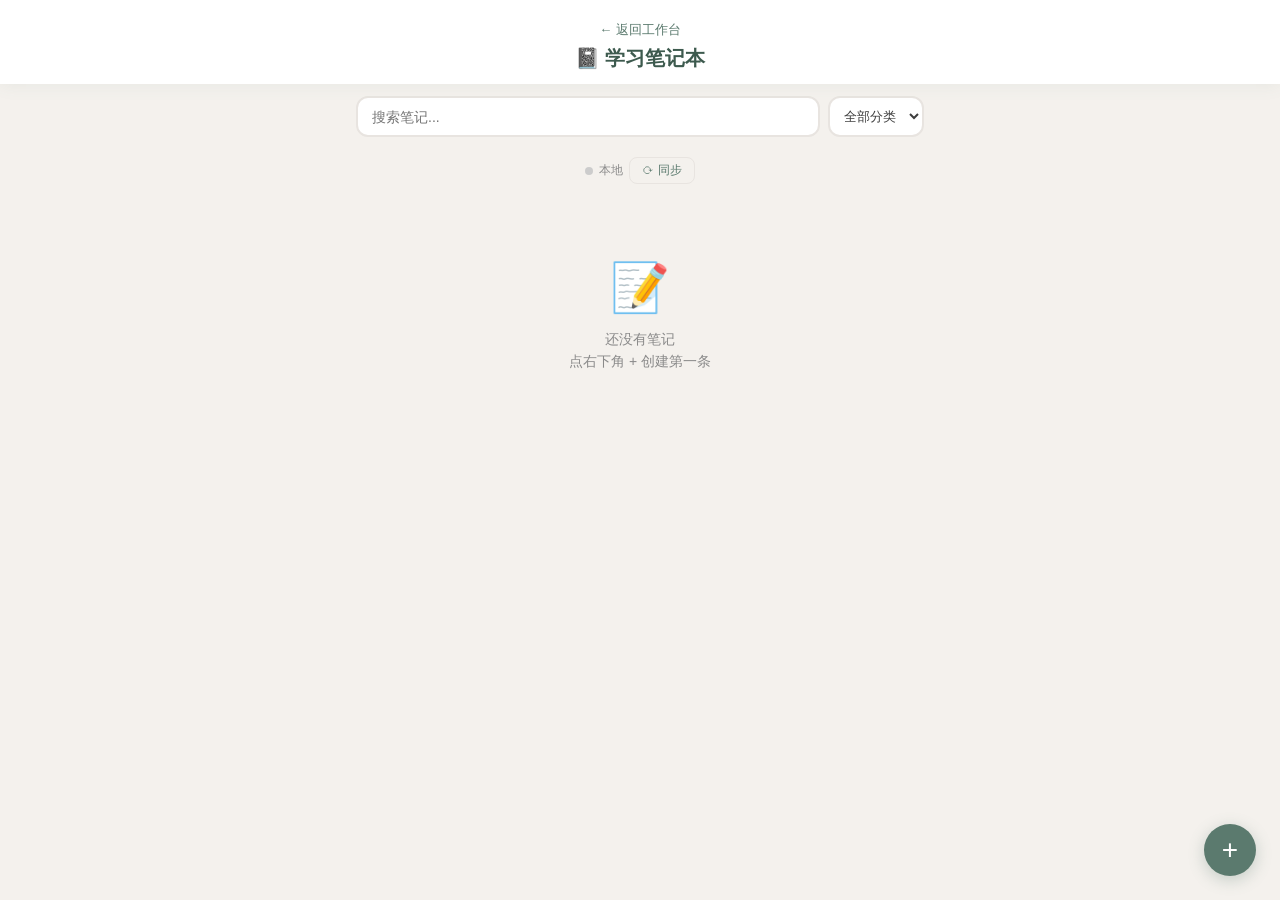
<file: notes/index.html>
<!DOCTYPE html>
<html lang="zh-CN">
<head>
<meta charset="UTF-8">
<meta name="viewport" content="width=device-width,initial-scale=1.0,user-scalable=no">
<title>学习笔记本</title>
<style>
:root{--bg:#f4f1ed;--card:#fff;--primary:#5b7a6e;--primary-light:#e8f0ec;--primary-dark:#3d5a4e;--accent:#d4a373;--text:#3d3d3d;--text-light:#8a8a8a;--border:#e8e4e0;--shadow:0 2px 16px rgba(91,122,110,0.08);--radius:16px}
*{margin:0;padding:0;box-sizing:border-box}
body{font-family:-apple-system,'PingFang SC','Microsoft YaHei',sans-serif;background:var(--bg);color:var(--text);min-height:100vh}
.header{text-align:center;padding:20px 16px 12px;background:var(--card);position:sticky;top:0;z-index:10;box-shadow:var(--shadow)}
.header h1{font-size:20px;color:var(--primary-dark)}
.header .back{display:inline-block;margin-bottom:6px;color:var(--primary);text-decoration:none;font-size:13px}
.container{max-width:600px;margin:0 auto;padding:12px 16px 80px}
.btn{display:inline-block;padding:8px 18px;border:none;border-radius:10px;font-size:14px;cursor:pointer;transition:.2s}
.btn-primary{background:var(--primary);color:#fff}
.btn-accent{background:var(--accent);color:#fff}
.btn-outline{background:transparent;border:1.5px solid var(--primary);color:var(--primary)}
.btn-sm{padding:6px 14px;font-size:12px}
.hidden{display:none!important}
.note-list{display:flex;flex-direction:column;gap:8px}
.note-card{background:var(--card);border-radius:var(--radius);padding:14px 16px;box-shadow:var(--shadow);cursor:pointer;transition:.15s;border:2px solid transparent}
.note-card:active{transform:scale(0.98)}
.note-card .title{font-size:15px;font-weight:600;color:var(--primary-dark);margin-bottom:4px;overflow:hidden;text-overflow:ellipsis;white-space:nowrap}
.note-card .preview{font-size:12px;color:var(--text-light);overflow:hidden;text-overflow:ellipsis;white-space:nowrap;margin-bottom:6px}
.note-card .meta{display:flex;gap:6px;align-items:center;font-size:11px;color:var(--text-light)}
.note-card .meta .tag{padding:1px 8px;border-radius:6px;background:var(--primary-light);color:var(--primary-dark)}
.note-card .has-img{font-size:11px;color:var(--accent)}
.empty-state{text-align:center;padding:60px 20px;color:var(--text-light)}
.empty-state .icon{font-size:48px;margin-bottom:12px}
.empty-state p{font-size:14px;line-height:1.6}
.editor{display:flex;flex-direction:column;gap:12px}
.editor input[type="text"]{width:100%;padding:12px 14px;border:2px solid var(--border);border-radius:12px;font-size:16px;outline:none;transition:.2s;background:var(--card)}
.editor input[type="text"]:focus{border-color:var(--primary)}
.editor .toolbar{display:flex;gap:6px;flex-wrap:wrap}
.editor .toolbar button{padding:6px 12px;border:1px solid var(--border);border-radius:8px;background:var(--card);cursor:pointer;font-size:13px;color:var(--text)}
.editor .toolbar button:active{background:var(--primary-light)}
.editor .content-area{min-height:200px;padding:12px 14px;border:2px solid var(--border);border-radius:12px;font-size:15px;line-height:1.7;outline:none;background:var(--card);word-wrap:break-word;overflow-wrap:break-word}
.editor .content-area:focus{border-color:var(--primary)}
.editor .content-area img{max-width:100%;border-radius:8px;margin:8px 0;display:block}
.editor .editor-actions{display:flex;gap:8px;justify-content:flex-end}
.search-bar{display:flex;gap:8px;margin-bottom:12px}
.search-bar input{flex:1;padding:10px 14px;border:2px solid var(--border);border-radius:12px;font-size:14px;outline:none;background:var(--card)}
.search-bar input:focus{border-color:var(--primary)}
.search-bar select{padding:10px;border:2px solid var(--border);border-radius:12px;font-size:13px;outline:none;background:var(--card);color:var(--text)}
.fab{position:fixed;bottom:24px;right:24px;width:52px;height:52px;border-radius:50%;background:var(--primary);color:#fff;border:none;font-size:28px;cursor:pointer;box-shadow:0 4px 16px rgba(91,122,110,0.3);z-index:20;transition:.2s}
.fab:active{transform:scale(0.9)}
.modal-overlay{position:fixed;inset:0;background:rgba(0,0,0,0.4);z-index:30;display:flex;align-items:flex-end;justify-content:center}
.modal{background:var(--card);border-radius:20px 20px 0 0;width:100%;max-width:600px;max-height:90vh;overflow-y:auto;padding:20px 16px 30px;animation:slideUp .25s ease}
@keyframes slideUp{from{transform:translateY(100%)}to{transform:translateY(0)}}
.modal .modal-header{display:flex;justify-content:space-between;align-items:center;margin-bottom:14px}
.modal .modal-header h2{font-size:17px;color:var(--primary-dark)}
.toast{position:fixed;bottom:80px;left:50%;transform:translateX(-50%);background:#333;color:#fff;padding:8px 20px;border-radius:10px;font-size:13px;z-index:50;transition:opacity .3s;opacity:0;pointer-events:none}
.toast.show{opacity:1}
.sync-status{display:flex;align-items:center;gap:6px;justify-content:center;padding:8px;font-size:12px;color:var(--text-light);margin-bottom:8px}
.sync-status button{background:none;border:1px solid var(--border);border-radius:8px;padding:4px 12px;font-size:12px;cursor:pointer;color:var(--primary)}
.sync-status .indicator{width:8px;height:8px;border-radius:50%;display:inline-block}
.sync-status .indicator.idle{background:#ccc}
.sync-status .indicator.syncing{background:orange;animation:pulse .6s infinite}
.sync-status .indicator.ok{background:#4caf50}
@keyframes pulse{0%{opacity:1}50%{opacity:0.4}100%{opacity:1}}
</style>
</head>
<body>
<div class="header">
  <a class="back" href="../web/index.html">← 返回工作台</a>
  <h1>📓 学习笔记本</h1>
</div>
<div class="container" id="app">
  <div class="search-bar">
    <input type="text" id="searchInput" placeholder="搜索笔记..." oninput="renderList()">
    <select id="filterCategory" onchange="renderList()">
      <option value="">全部分类</option>
      <option value="ai">AI</option>
      <option value="unity">Unity</option>
      <option value="english">英语</option>
      <option value="general">通用</option>
    </select>
  </div>
  <div class="sync-status">
    <span class="indicator idle" id="syncIndicator"></span>
    <span id="syncLabel">本地</span>
    <button onclick="syncNotes()">⟳ 同步</button>
  </div>
  <div id="emptyState" class="empty-state">
    <div class="icon">📝</div>
    <p>还没有笔记<br>点右下角 + 创建第一条</p>
  </div>
  <div id="noteList" class="note-list"></div>
</div>
<button class="fab" onclick="openEditor()">+</button>

<div id="editorOverlay" class="modal-overlay hidden" onclick="closeEditorOnOverlay(event)">
  <div class="modal" id="editorModal">
    <div class="modal-header">
      <h2 id="editorTitle">新建笔记</h2>
      <button onclick="closeEditor()" style="background:none;border:none;font-size:22px;cursor:pointer;color:var(--text-light)">✕</button>
    </div>
    <div class="editor">
      <input type="text" id="noteTitle" placeholder="笔记标题">
      <div class="toolbar">
        <button onclick="execCmd('bold')"><b>B</b></button>
        <button onclick="execCmd('italic')"><i>I</i></button>
        <button onclick="execCmd('underline')"><u>U</u></button>
        <button onclick="execCmd('insertUnorderedList')">列表</button>
        <button onclick="insertImage()">🖼 图片</button>
        <input type="file" id="imageInput" accept="image/*" style="display:none" onchange="handleImageFile(event)">
      </div>
      <div class="content-area" id="noteContent" contenteditable="true"></div>
      <div style="display:flex;gap:6px;align-items:center;flex-wrap:wrap">
        <label style="font-size:13px;color:var(--text-light)">分类：</label>
        <select id="noteCategory" style="padding:6px 10px;border:2px solid var(--border);border-radius:8px;font-size:13px;background:var(--card);color:var(--text)">
          <option value="general">通用</option>
          <option value="ai">AI</option>
          <option value="unity">Unity</option>
          <option value="english">英语</option>
        </select>
      </div>
      <div class="editor-actions">
        <button class="btn btn-outline btn-sm" onclick="closeEditor()">取消</button>
        <button class="btn btn-primary btn-sm" onclick="saveNote()">💾 保存</button>
      </div>
    </div>
  </div>
</div>
<div class="toast" id="toast"></div>

<script>
const STORAGE_KEY = 'kb_notes';
const GITHUB_TOKEN_KEY = 'ew_github_token';
const NOTES_GITHUB_PATH = 'data/notes.json';
const REPO = 'LCC0528/knowledge-workbench';
let state = { notes: [], editingId: null };

function loadNotes() {
    try { state.notes = JSON.parse(localStorage.getItem(STORAGE_KEY)) || []; }
    catch { state.notes = []; }
}
function saveNotes() {
    localStorage.setItem(STORAGE_KEY, JSON.stringify(state.notes));
}
function escHtml(s) {
    var d = document.createElement('div');
    d.textContent = s;
    return d.innerHTML;
}

function renderList() {
    var q = (document.getElementById('searchInput').value || '').toLowerCase();
    var cat = document.getElementById('filterCategory').value;
    var filtered = state.notes.filter(function(n) {
        if (cat && n.category !== cat) return false;
        if (q && !n.title.toLowerCase().includes(q) && !(n.textContent || '').toLowerCase().includes(q)) return false;
        return true;
    });
    filtered.sort(function(a,b) { return b.updatedAt - a.updatedAt; });

    var list = document.getElementById('noteList');
    var empty = document.getElementById('emptyState');
    list.innerHTML = '';
    if (filtered.length === 0 && state.notes.length === 0) {
        empty.classList.remove('hidden');
        return;
    }
    empty.classList.add('hidden');

    var catMap = { ai:'AI', unity:'Unity', english:'英语', general:'通用' };
    filtered.forEach(function(n) {
        var div = document.createElement('div');
        div.className = 'note-card';
        div.onclick = function() { openEditor(n.id); };
        var hasImg = n.content && n.content.indexOf('<img') !== -1;
        var d = new Date(n.updatedAt);
        var dateStr = (d.getMonth()+1) + '/' + d.getDate();
        div.innerHTML =
            '<div class="title">' + escHtml(n.title || '无标题') + '</div>' +
            '<div class="preview">' + escHtml((n.textContent || '').substring(0,60)) + '</div>' +
            '<div class="meta">' +
                '<span class="tag">' + (catMap[n.category] || '通用') + '</span>' +
                '<span>' + dateStr + '</span>' +
                (hasImg ? '<span class="has-img">🖼</span>' : '') +
            '</div>';
        list.appendChild(div);
    });
}

function openEditor(id) {
    state.editingId = id || null;
    var overlay = document.getElementById('editorOverlay');
    var titleEl = document.getElementById('editorTitle');
    var noteTitle = document.getElementById('noteTitle');
    var noteContent = document.getElementById('noteContent');
    var noteCategory = document.getElementById('noteCategory');
    if (id) {
        var note = state.notes.find(function(n) { return n.id === id; });
        if (!note) return;
        titleEl.textContent = '编辑笔记';
        noteTitle.value = note.title || '';
        noteContent.innerHTML = note.content || '';
        noteCategory.value = note.category || 'general';
    } else {
        titleEl.textContent = '新建笔记';
        noteTitle.value = '';
        noteContent.innerHTML = '';
        noteCategory.value = 'general';
    }
    overlay.classList.remove('hidden');
    noteTitle.focus();
}

function closeEditor() {
    document.getElementById('editorOverlay').classList.add('hidden');
    state.editingId = null;
}
function closeEditorOnOverlay(e) {
    if (e.target === document.getElementById('editorOverlay')) closeEditor();
}
function execCmd(cmd, val) {
    document.getElementById('noteContent').focus();
    document.execCommand(cmd, false, val || null);
}
function insertImage() {
    document.getElementById('imageInput').click();
}
function handleImageFile(e) {
    var file = e.target.files[0];
    if (!file) return;
    var reader = new FileReader();
    reader.onload = function(ev) {
        var content = document.getElementById('noteContent');
        content.focus();
        document.execCommand('insertImage', false, ev.target.result);
        document.execCommand('insertHTML', false, '<br><br>');
        showToast('🖼 图片已插入');
    };
    reader.readAsDataURL(file);
    e.target.value = '';
}

document.addEventListener('paste', function(e) {
    var overlay = document.getElementById('editorOverlay');
    if (overlay.classList.contains('hidden')) return;
    var items = (e.clipboardData || e.originalEvent.clipboardData).items;
    for (var i = 0; i < items.length; i++) {
        if (items[i].type.indexOf('image') === 0) {
            e.preventDefault();
            var file = items[i].getAsFile();
            var reader = new FileReader();
            reader.onload = function(ev) {
                document.execCommand('insertImage', false, ev.target.result);
                document.execCommand('insertHTML', false, '<br><br>');
            };
            reader.readAsDataURL(file);
            return;
        }
    }
});

function saveNote() {
    var title = document.getElementById('noteTitle').value.trim() || '无标题';
    var contentEl = document.getElementById('noteContent');
    var content = contentEl.innerHTML;
    var textContent = contentEl.textContent;
    var category = document.getElementById('noteCategory').value;
    if (!content.replace(/<br>|<div>|<\/div>|\s/g,'').replace(/<img[^>]*>/g,'').trim() && content.indexOf('<img') === -1) {
        showToast('请写点内容');
        return;
    }
    if (state.editingId) {
        var note = state.notes.find(function(n) { return n.id === state.editingId; });
        if (note) {
            note.title = title;
            note.content = content;
            note.textContent = textContent;
            note.category = category;
            note.updatedAt = Date.now();
        }
    } else {
        state.notes.push({
            id: Date.now(),
            title: title,
            content: content,
            textContent: textContent,
            category: category,
            createdAt: Date.now(),
            updatedAt: Date.now()
        });
    }
    saveNotes();
    closeEditor();
    renderList();
    showToast(state.editingId ? '✅ 笔记已更新' : '✅ 笔记已创建');
}

function showToast(msg) {
    var el = document.getElementById('toast');
    el.textContent = msg;
    el.classList.add('show');
    clearTimeout(el._timer);
    el._timer = setTimeout(function() { el.classList.remove('show'); }, 2000);
}

loadNotes();
renderList();

function getGhToken() {
    try { return localStorage.getItem(GITHUB_TOKEN_KEY) || ''; }
    catch { return ''; }
}

function setSyncStatus(type, label) {
    var indicator = document.getElementById('syncIndicator');
    indicator.className = 'indicator ' + type;
    document.getElementById('syncLabel').textContent = label || type;
}

function syncNotes() {
    var token = getGhToken();
    if (!token) {
        showToast('⚠️ 请先在英语工作台设置 GitHub Token');
        return;
    }
    setSyncStatus('syncing', '同步中...');

    var headers = {
        'Authorization': 'Bearer ' + token,
        'Accept': 'application/vnd.github.v3+json'
    };

    // First pull remote
    fetch('https://api.github.com/repos/' + REPO + '/contents/' + NOTES_GITHUB_PATH, { headers: headers })
        .then(function(r) {
            if (r.status === 404) return null;
            if (!r.ok) throw new Error('Pull failed');
            return r.json();
        })
        .then(function(remote) {
            var remoteNotes = [];
            var remoteSha = null;
            if (remote && remote.content) {
                try {
                    remoteNotes = JSON.parse(atob(remote.content.replace(/-/g, '+').replace(/_/g, '/')));
                    remoteSha = remote.sha;
                } catch(e) {}
            }

            // Merge: remote wins on same-id conflict (newer updatedAt wins)
            var localMap = {};
            state.notes.forEach(function(n) { localMap[n.id] = n; });

            var merged = false;
            if (Array.isArray(remoteNotes)) {
                remoteNotes.forEach(function(rn) {
                    var local = localMap[rn.id];
                    if (!local) {
                        state.notes.push(rn);
                        merged = true;
                    } else if (rn.updatedAt > local.updatedAt) {
                        var idx = state.notes.indexOf(local);
                        state.notes[idx] = rn;
                        merged = true;
                    }
                });
            }

            // Now push merged data to GitHub
            var allNotes = JSON.stringify(state.notes);
            var content = btoa(unescape(encodeURIComponent(allNotes)));
            var body = {
                message: 'Sync notes: ' + state.notes.length + ' notes',
                content: content
            };
            if (remoteSha) body.sha = remoteSha;

            return fetch('https://api.github.com/repos/' + REPO + '/contents/' + NOTES_GITHUB_PATH, {
                method: 'PUT',
                headers: headers,
                body: JSON.stringify(body)
            }).then(function(r) {
                if (!r.ok) throw new Error('Push failed');
                saveNotes();
                renderList();
                setSyncStatus('ok', '已同步');
                showToast(merged ? '✅ 已同步其他设备的笔记' : '✅ 同步完成');
            });
        })
        .catch(function(err) {
            setSyncStatus('idle', '同步失败');
            showToast('❌ ' + err.message);
        });
}

// Auto-pull on load if token exists
if (getGhToken()) {
    setTimeout(function() {
        syncNotes();
    }, 500);
}

document.addEventListener('touchmove', function() {
    document.activeElement && document.activeElement.blur();
}, { passive: true });
</script>
</body>
</html>
</file>
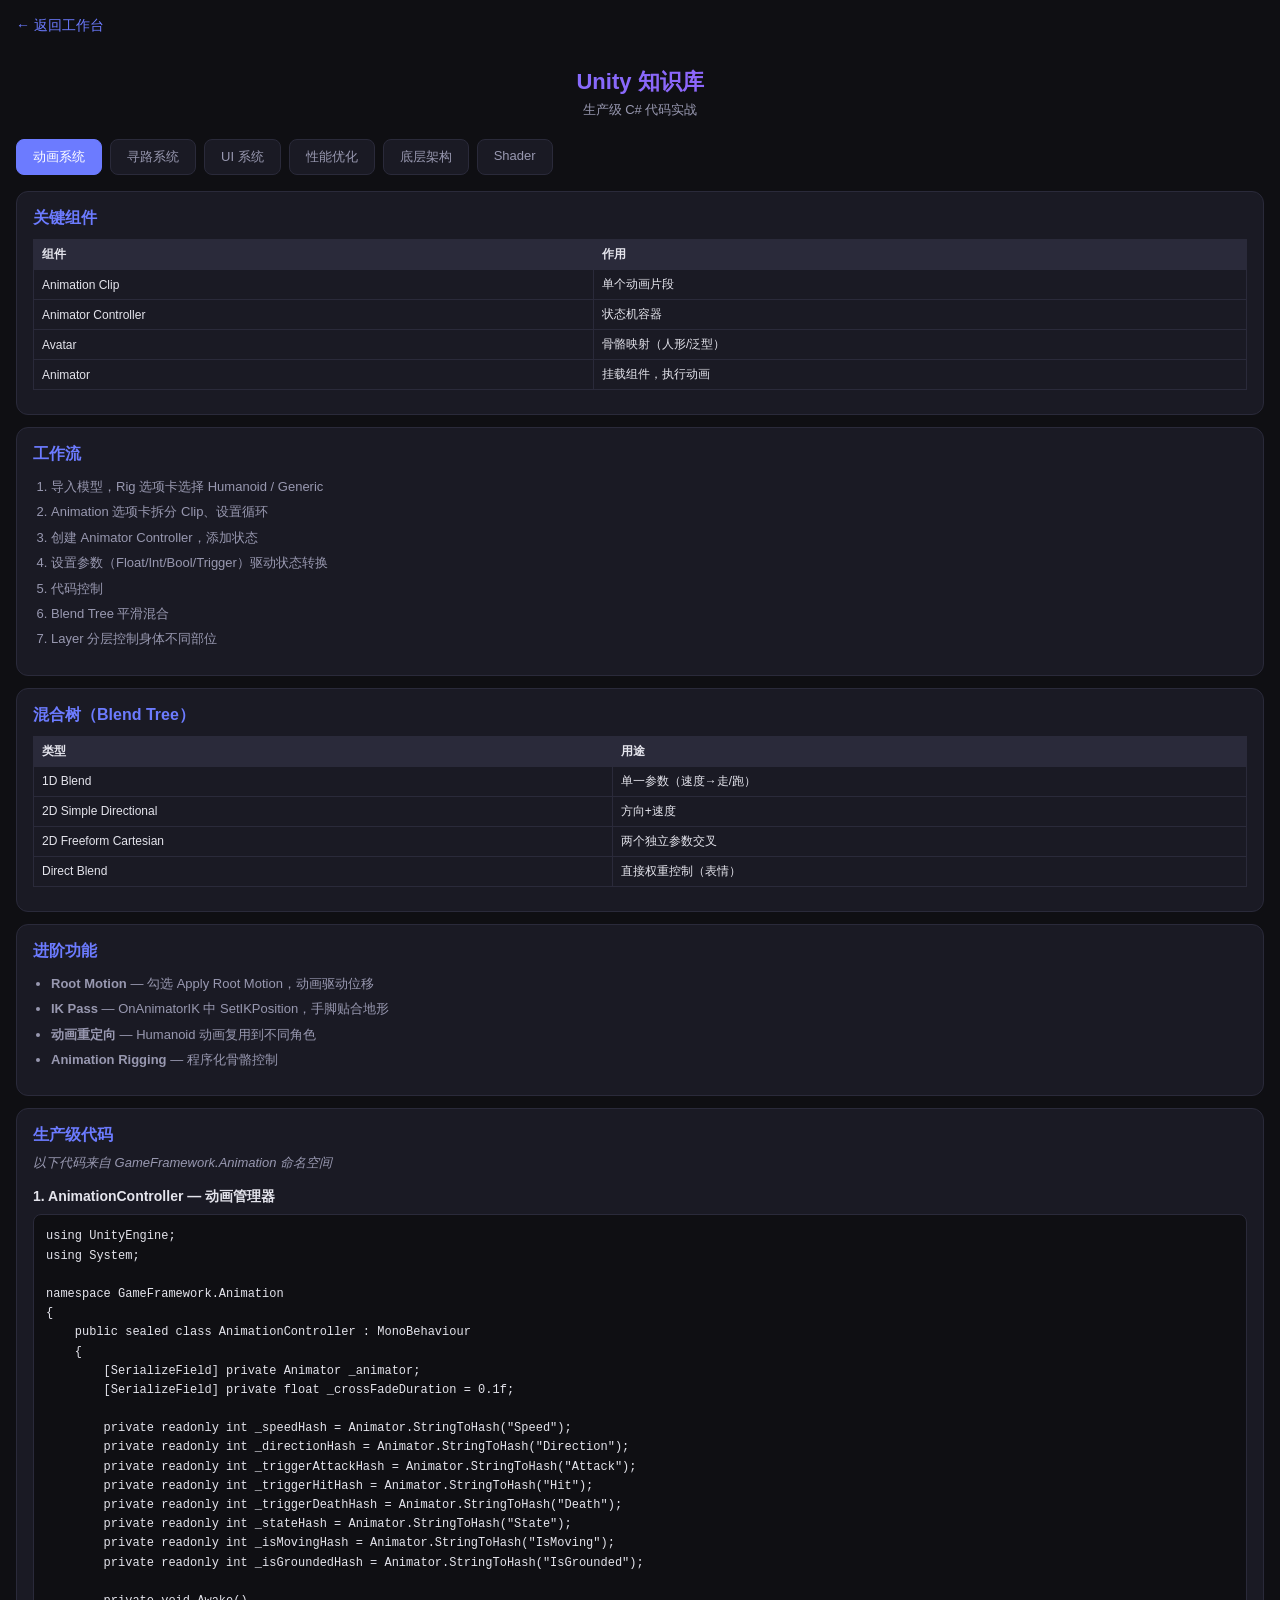
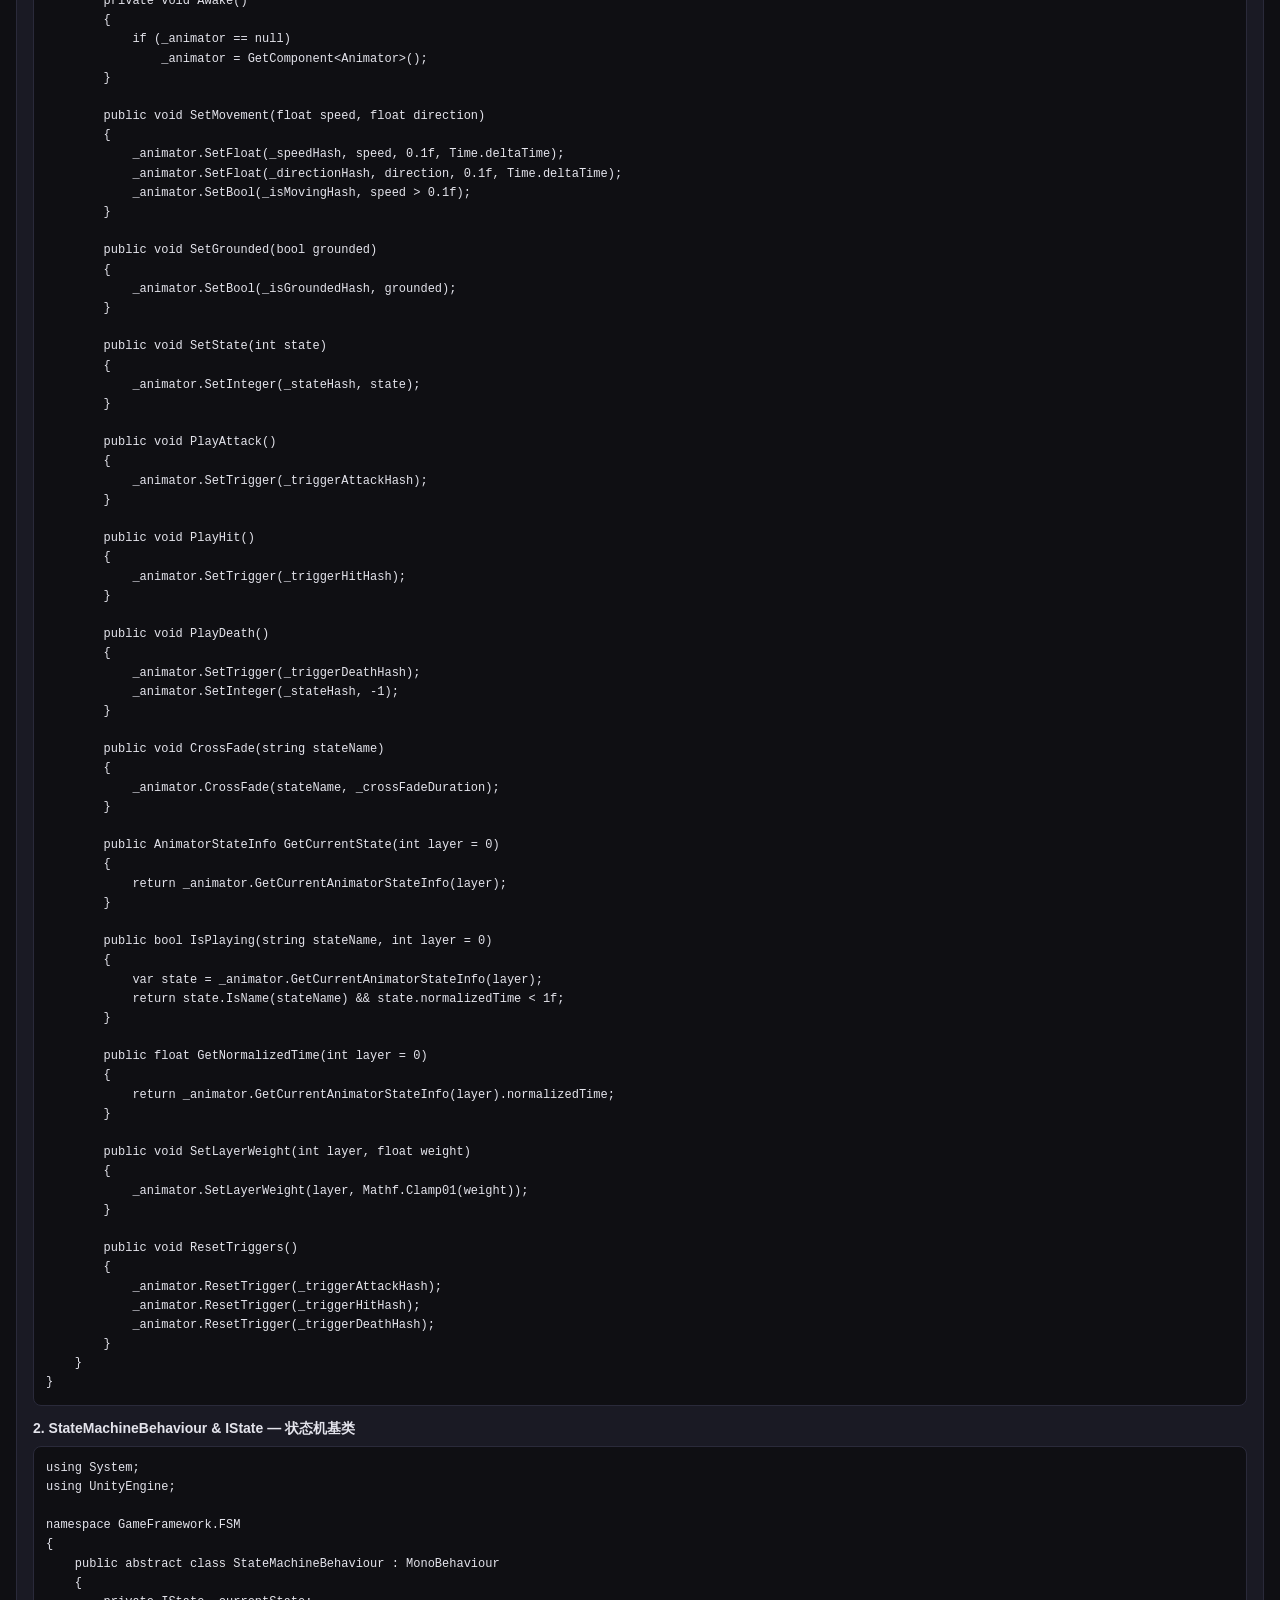
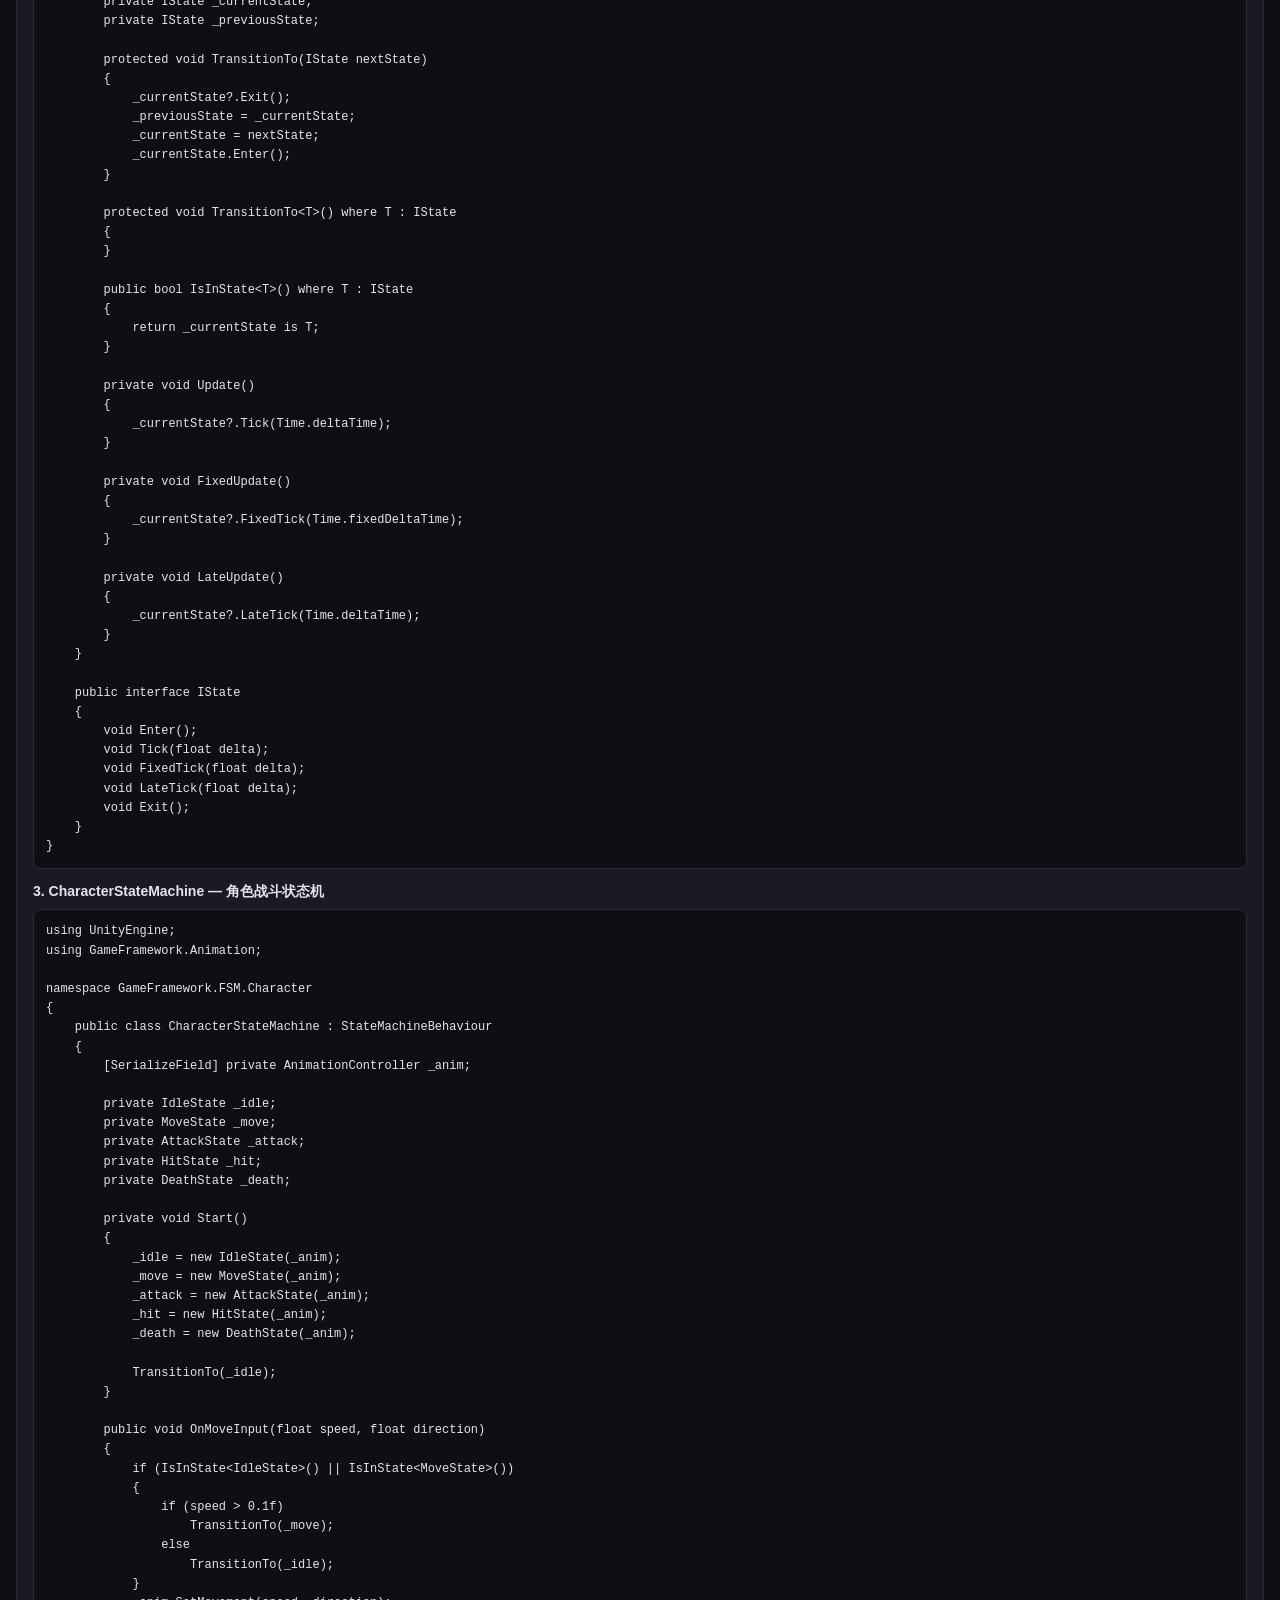
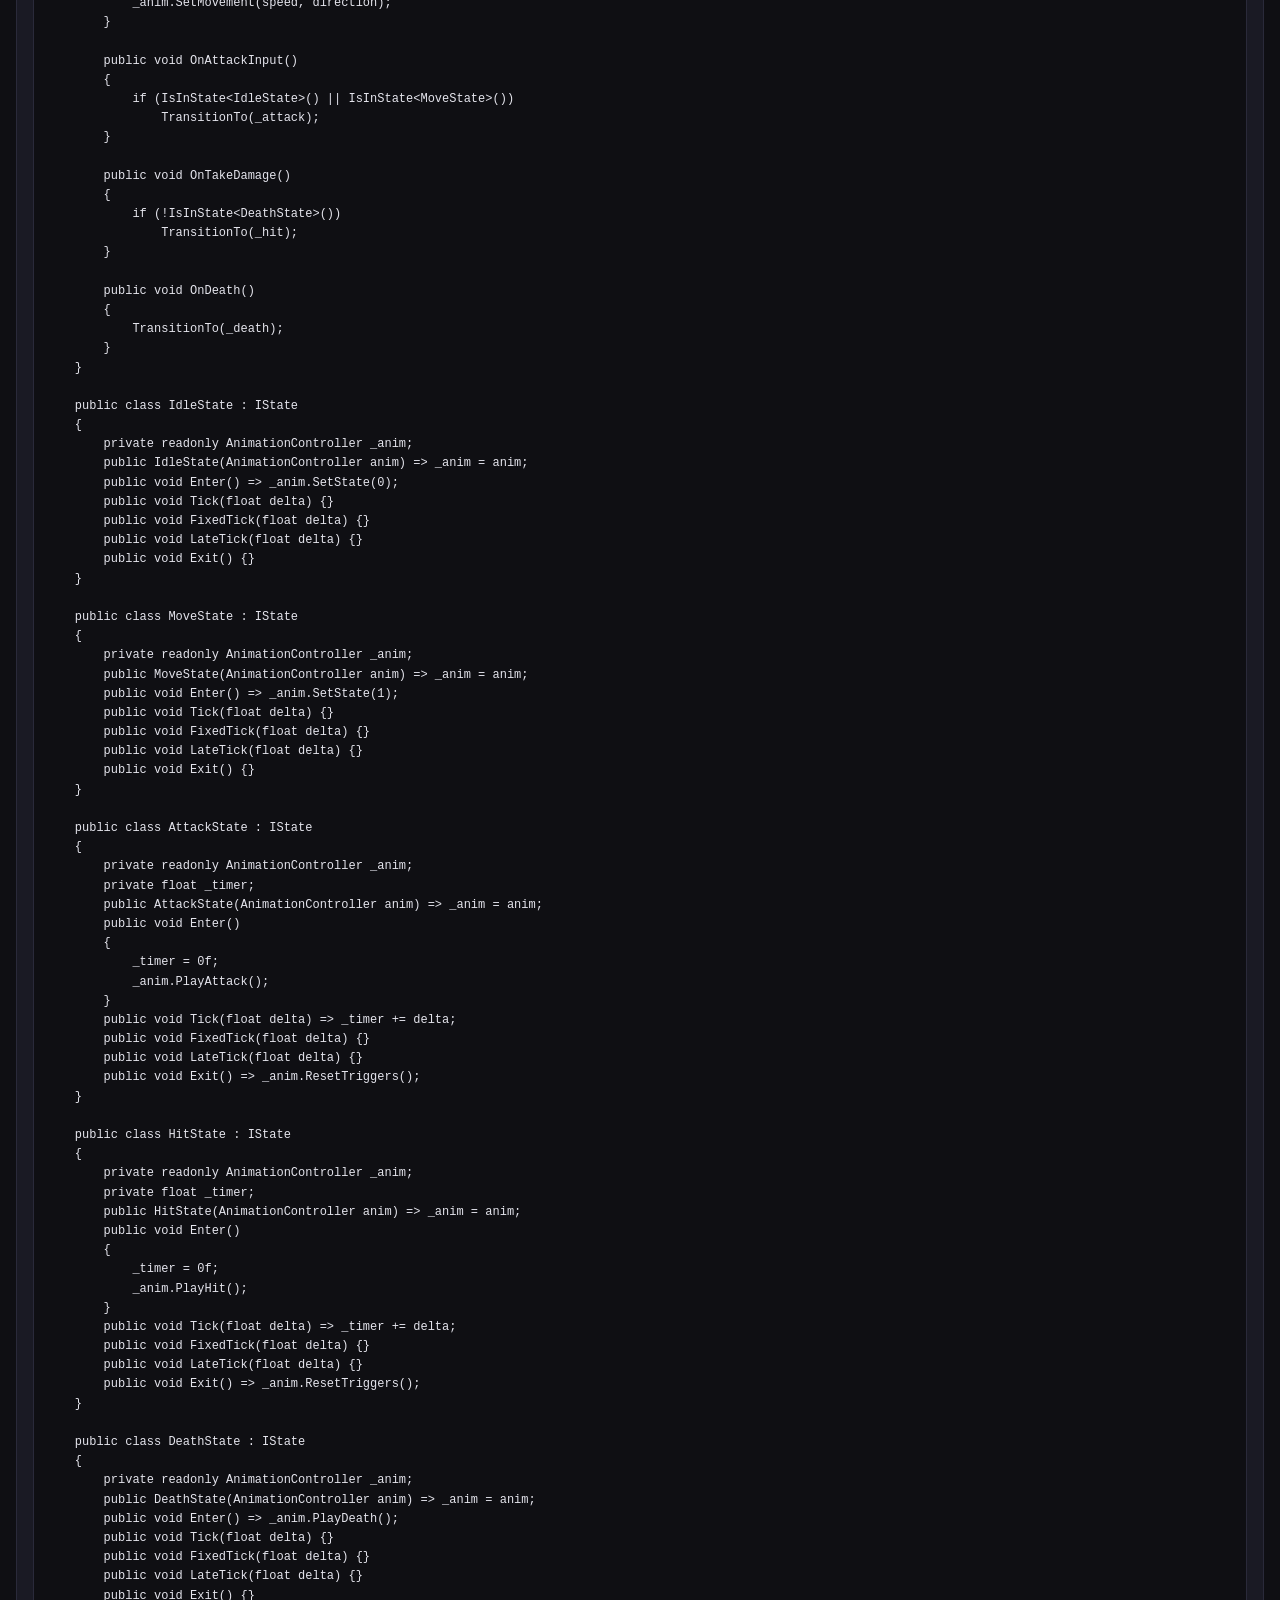
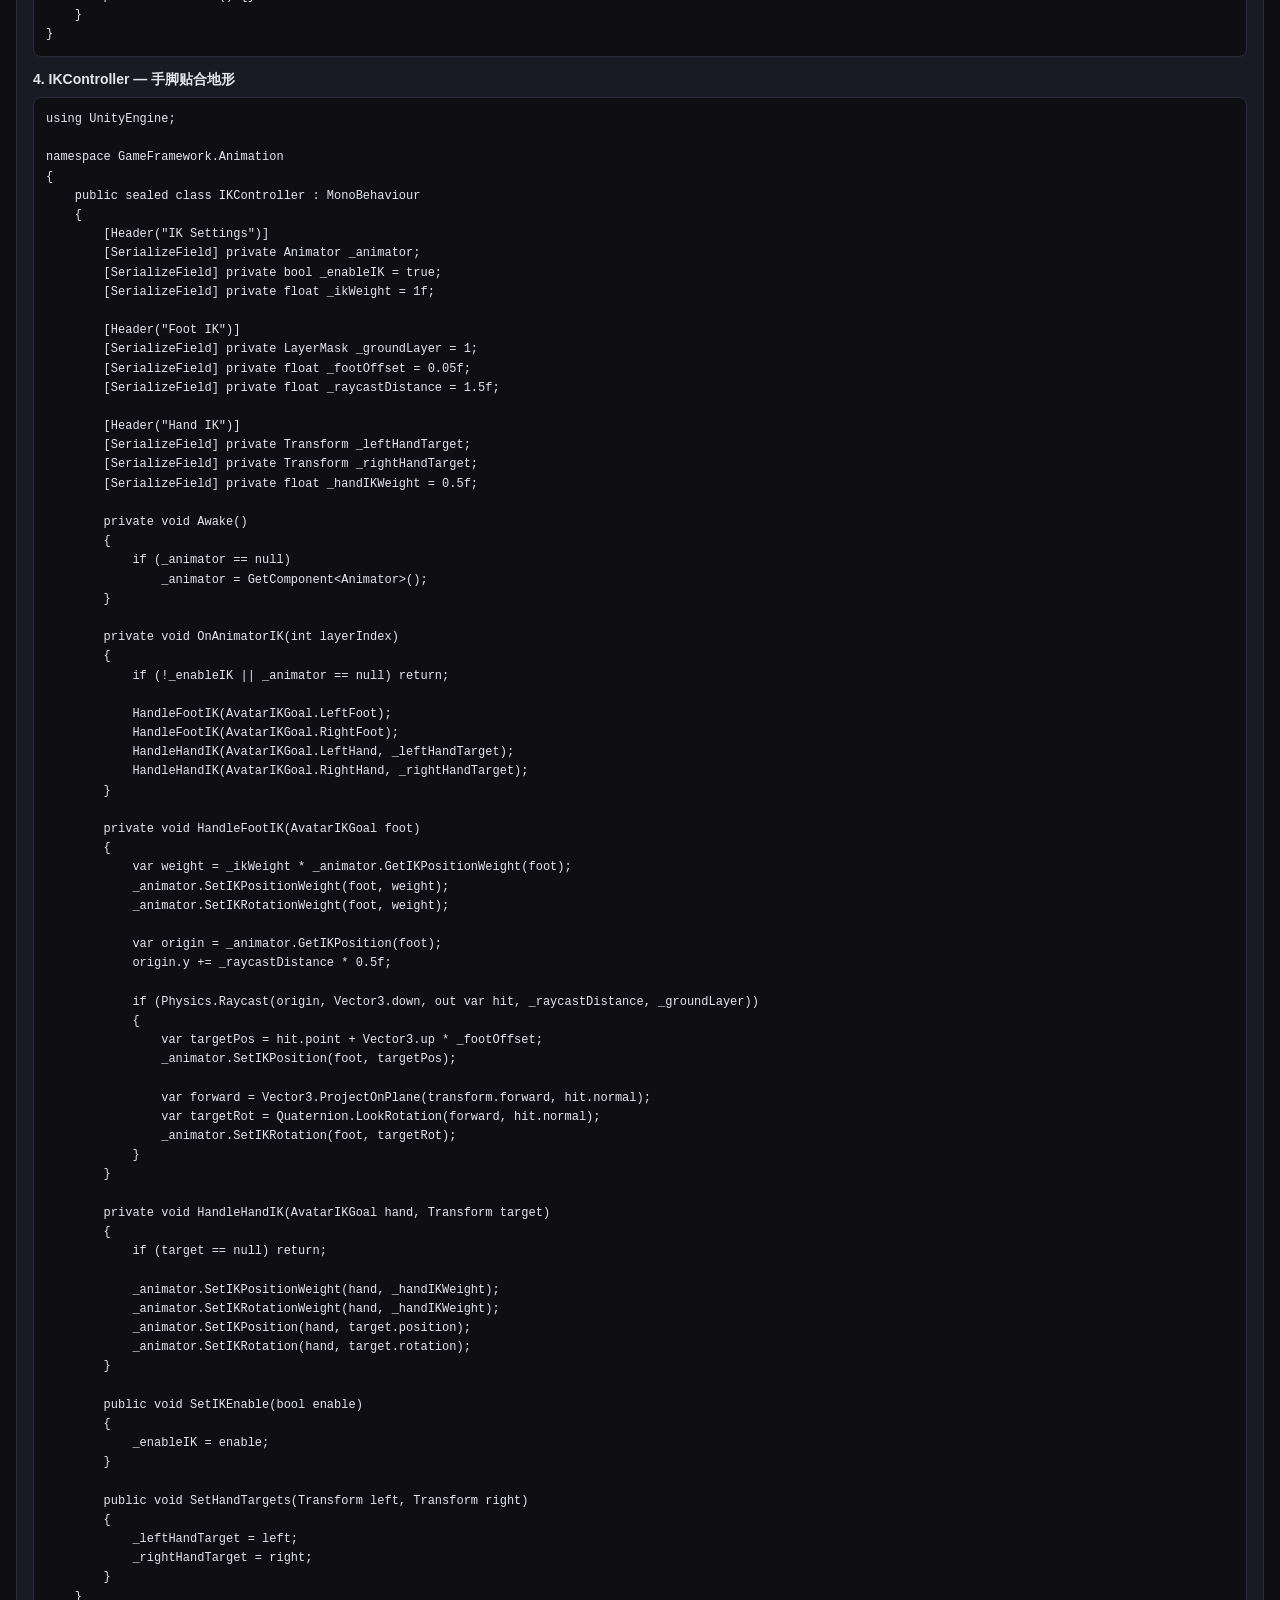
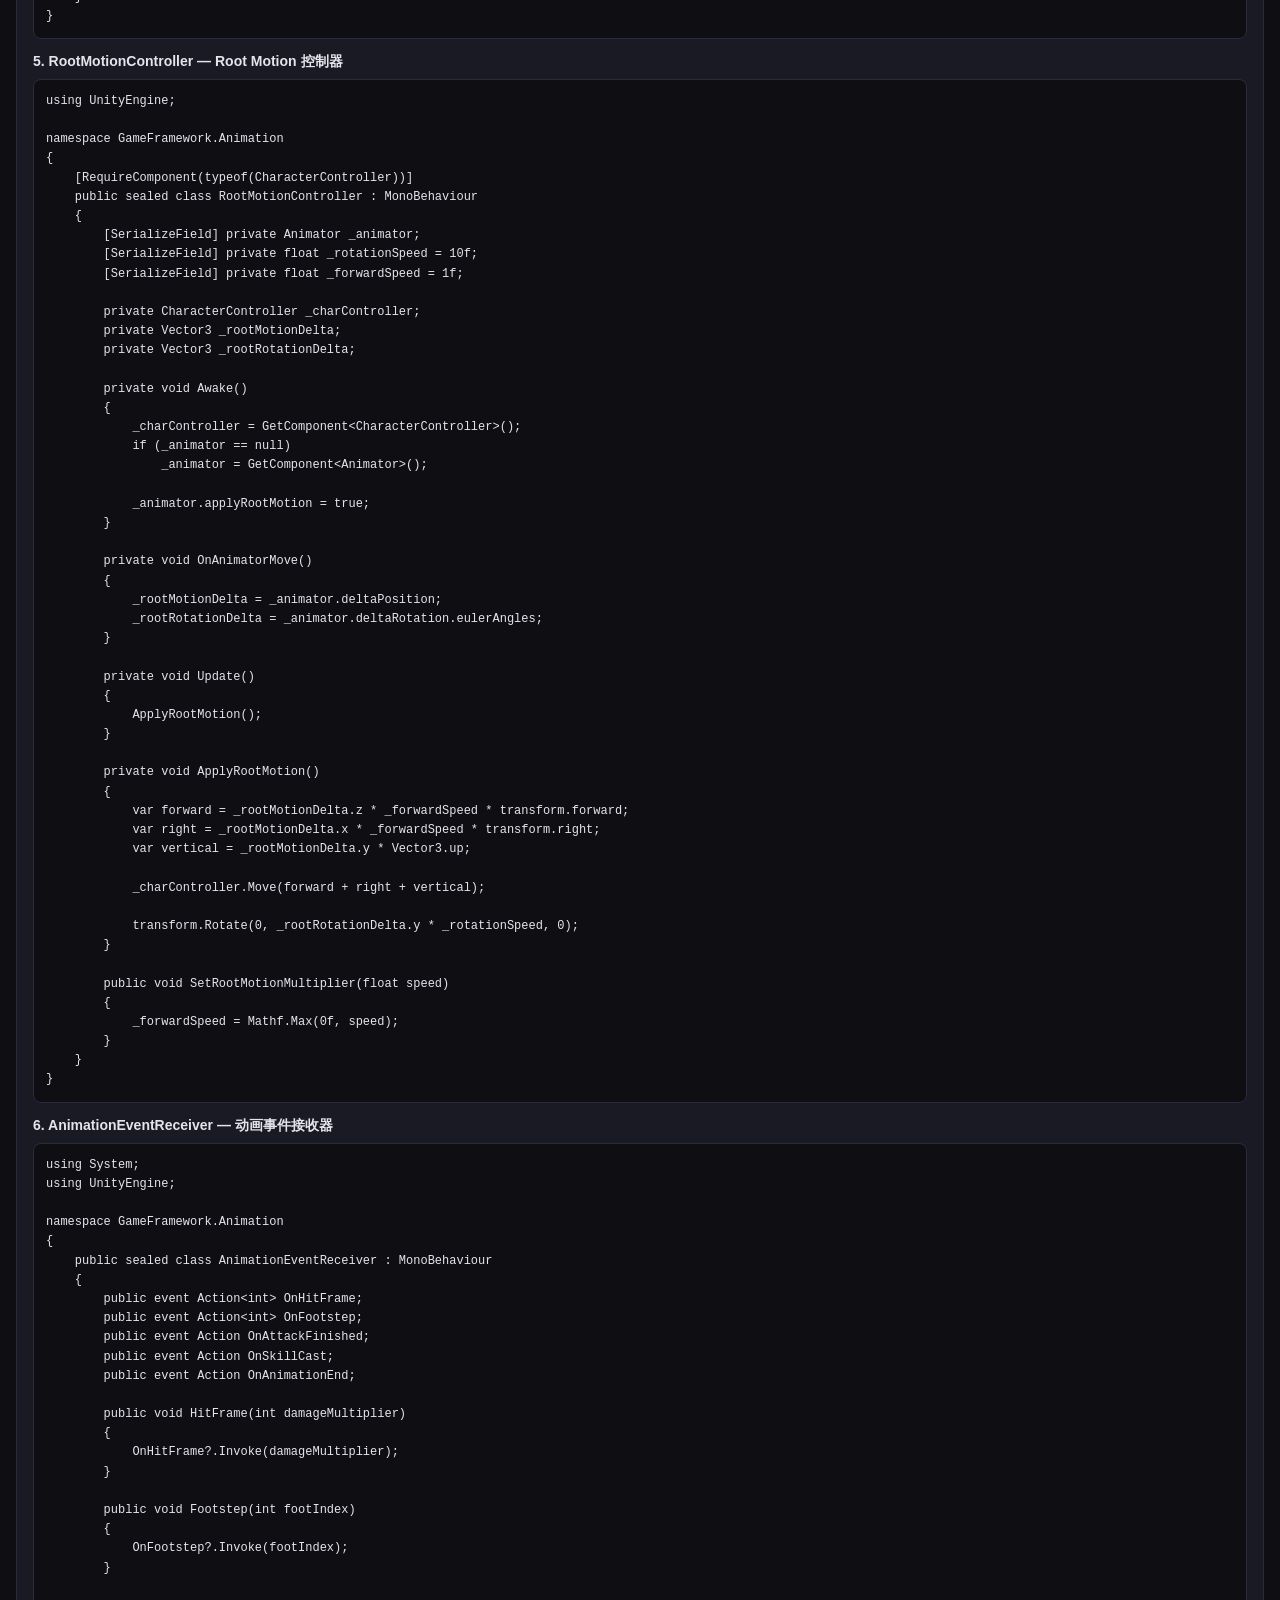
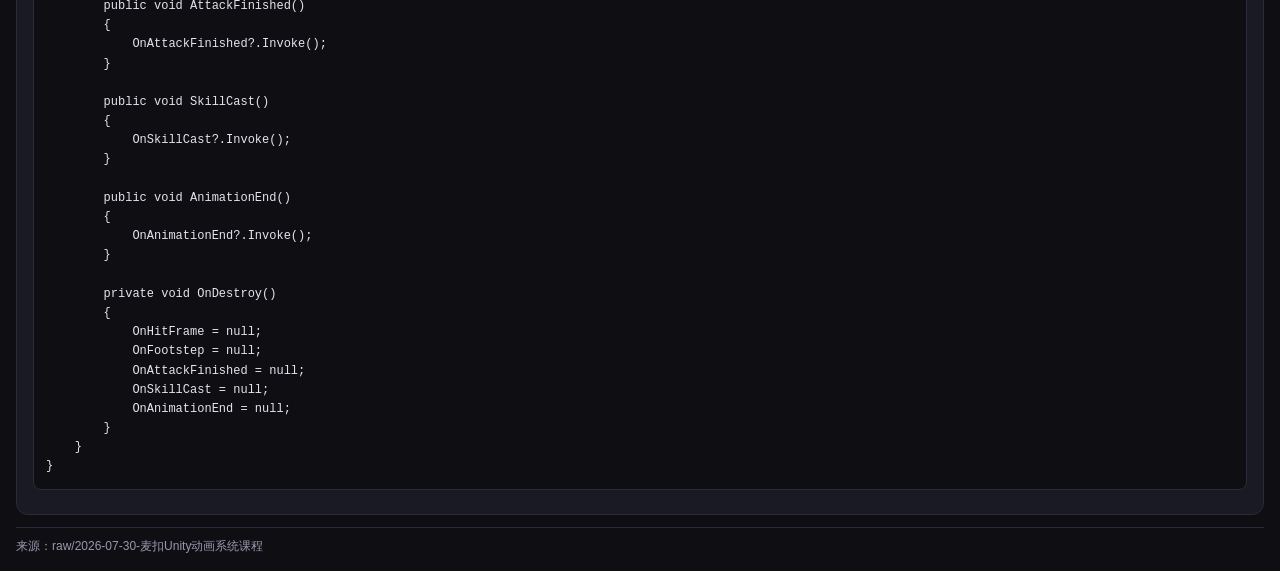
<file: unity-wiki/index.html>
<!DOCTYPE html>
<html lang="zh-CN">
<head>
<meta charset="UTF-8">
<meta name="viewport" content="width=device-width,initial-scale=1.0,user-scalable=no">
<title>Unity 知识库</title>
<style>
:root{--bg:#0f0f13;--card:#1a1a24;--text:#e4e4ec;--text-light:#9898b0;--accent:#6c7bff;--accent-dim:#4a55cc;--border:#2a2a3a;--radius:12px}
*{margin:0;padding:0;box-sizing:border-box;font-family:-apple-system,'PingFang SC','Microsoft YaHei',sans-serif}
body{background:var(--bg);color:var(--text);padding:16px;min-height:100vh}
.header{text-align:center;padding:20px 0 16px}
.header h1{font-size:22px;font-weight:700;background:linear-gradient(135deg,#6c7bff,#a855f7);-webkit-background-clip:text;-webkit-text-fill-color:transparent}
.header p{font-size:13px;color:var(--text-light);margin-top:4px}
.back{display:inline-block;margin-bottom:12px;color:var(--accent);text-decoration:none;font-size:14px}
.back:hover{text-decoration:underline}
.nav{display:flex;gap:8px;overflow-x:auto;padding:4px 0 16px;-webkit-overflow-scrolling:touch}
.nav a{flex-shrink:0;padding:8px 16px;border-radius:8px;background:var(--card);color:var(--text-light);text-decoration:none;font-size:13px;border:1px solid var(--border);transition:.2s}
.nav a.active,.nav a:active{background:var(--accent);color:#fff;border-color:var(--accent)}
.page{display:none}
.page.active{display:block}
.wiki-card{background:var(--card);border-radius:var(--radius);padding:16px;margin-bottom:12px;border:1px solid var(--border)}
.wiki-card h2{font-size:16px;font-weight:600;margin-bottom:10px;color:var(--accent)}
.wiki-card h3{font-size:14px;font-weight:600;margin:14px 0 6px;color:var(--text)}
.wiki-card p{font-size:13px;line-height:1.7;color:var(--text-light);margin-bottom:8px}
.wiki-card ul,.wiki-card ol{padding-left:18px;font-size:13px;color:var(--text-light);line-height:1.8;margin-bottom:8px}
.wiki-card li{margin-bottom:2px}
.wiki-card table{width:100%;border-collapse:collapse;font-size:12px;margin:8px 0}
.wiki-card td,.wiki-card th{border:1px solid var(--border);padding:6px 8px;text-align:left}
.wiki-card th{background:var(--border);color:var(--text);font-weight:600}
.wiki-card code{font-size:12px;background:var(--bg);padding:2px 6px;border-radius:4px;color:#e4a0f7;font-family:'Cascadia Code','Fira Code','Consolas',monospace}
.wiki-card pre{background:var(--bg);padding:12px;border-radius:8px;overflow-x:auto;font-size:12px;line-height:1.6;margin:8px 0;border:1px solid var(--border);font-family:'Cascadia Code','Fira Code','Consolas',monospace;white-space:pre;word-wrap:normal;tab-size:4}
.wiki-card pre code{font-size:12px;background:transparent;padding:0;border-radius:0;color:var(--text);font-family:inherit}
.tag{display:inline-block;padding:2px 8px;border-radius:4px;background:var(--accent-dim);color:#fff;font-size:11px;margin:2px}
.link{color:var(--accent);text-decoration:none}
.link:hover{text-decoration:underline}
.source{margin-top:12px;font-size:12px;color:var(--text-light);border-top:1px solid var(--border);padding-top:10px}
.section-label{font-size:13px;color:var(--text-light);margin:-4px 0 10px;font-style:italic}
</style>
</head>
<body>
<a class="back" href="/knowledge-workbench/web/index.html">&larr; 返回工作台</a>
<div class="header">
  <h1>Unity 知识库</h1>
  <p>生产级 C# 代码实战</p>
</div>

<div class="nav" id="nav">
  <a href="#" data-page="animation" class="active">动画系统</a>
  <a href="#" data-page="navigation">寻路系统</a>
  <a href="#" data-page="ui">UI 系统</a>
  <a href="#" data-page="optimization">性能优化</a>
  <a href="#" data-page="architecture">底层架构</a>
  <a href="#" data-page="shader">Shader</a>
</div>

<div id="page-animation" class="page active"></div>
<div id="page-navigation" class="page"></div>
<div id="page-ui" class="page"></div>
<div id="page-optimization" class="page"></div>
<div id="page-architecture" class="page"></div>
<div id="page-shader" class="page"></div>

<script>
const pages = ['animation','navigation','ui','optimization','architecture','shader'];

const content = {
  animation: {
    title: 'Unity 动画系统',
    source: 'raw/2026-07-30-麦扣Unity动画系统课程',
    html: `
      <div class="wiki-card">
        <h2>关键组件</h2>
        <table>
          <tr><th>组件</th><th>作用</th></tr>
          <tr><td>Animation Clip</td><td>单个动画片段</td></tr>
          <tr><td>Animator Controller</td><td>状态机容器</td></tr>
          <tr><td>Avatar</td><td>骨骼映射（人形/泛型）</td></tr>
          <tr><td>Animator</td><td>挂载组件，执行动画</td></tr>
        </table>
      </div>
      <div class="wiki-card">
        <h2>工作流</h2>
        <ol>
          <li>导入模型，Rig 选项卡选择 Humanoid / Generic</li>
          <li>Animation 选项卡拆分 Clip、设置循环</li>
          <li>创建 Animator Controller，添加状态</li>
          <li>设置参数（Float/Int/Bool/Trigger）驱动状态转换</li>
          <li>代码控制</li>
          <li>Blend Tree 平滑混合</li>
          <li>Layer 分层控制身体不同部位</li>
        </ol>
      </div>
      <div class="wiki-card">
        <h2>混合树（Blend Tree）</h2>
        <table>
          <tr><th>类型</th><th>用途</th></tr>
          <tr><td>1D Blend</td><td>单一参数（速度&rarr;走/跑）</td></tr>
          <tr><td>2D Simple Directional</td><td>方向+速度</td></tr>
          <tr><td>2D Freeform Cartesian</td><td>两个独立参数交叉</td></tr>
          <tr><td>Direct Blend</td><td>直接权重控制（表情）</td></tr>
        </table>
      </div>
      <div class="wiki-card">
        <h2>进阶功能</h2>
        <ul>
          <li><strong>Root Motion</strong> &mdash; 勾选 Apply Root Motion，动画驱动位移</li>
          <li><strong>IK Pass</strong> &mdash; OnAnimatorIK 中 SetIKPosition，手脚贴合地形</li>
          <li><strong>动画重定向</strong> &mdash; Humanoid 动画复用到不同角色</li>
          <li><strong>Animation Rigging</strong> &mdash; 程序化骨骼控制</li>
        </ul>
      </div>
      <div class="wiki-card">
        <h2>生产级代码</h2>
        <p class="section-label">以下代码来自 GameFramework.Animation 命名空间</p>

        <h3>1. AnimationController &mdash; 动画管理器</h3>
        <pre><code class="language-csharp">using UnityEngine;
using System;

namespace GameFramework.Animation
{
    public sealed class AnimationController : MonoBehaviour
    {
        [SerializeField] private Animator _animator;
        [SerializeField] private float _crossFadeDuration = 0.1f;

        private readonly int _speedHash = Animator.StringToHash(&quot;Speed&quot;);
        private readonly int _directionHash = Animator.StringToHash(&quot;Direction&quot;);
        private readonly int _triggerAttackHash = Animator.StringToHash(&quot;Attack&quot;);
        private readonly int _triggerHitHash = Animator.StringToHash(&quot;Hit&quot;);
        private readonly int _triggerDeathHash = Animator.StringToHash(&quot;Death&quot;);
        private readonly int _stateHash = Animator.StringToHash(&quot;State&quot;);
        private readonly int _isMovingHash = Animator.StringToHash(&quot;IsMoving&quot;);
        private readonly int _isGroundedHash = Animator.StringToHash(&quot;IsGrounded&quot;);

        private void Awake()
        {
            if (_animator == null)
                _animator = GetComponent&lt;Animator&gt;();
        }

        public void SetMovement(float speed, float direction)
        {
            _animator.SetFloat(_speedHash, speed, 0.1f, Time.deltaTime);
            _animator.SetFloat(_directionHash, direction, 0.1f, Time.deltaTime);
            _animator.SetBool(_isMovingHash, speed &gt; 0.1f);
        }

        public void SetGrounded(bool grounded)
        {
            _animator.SetBool(_isGroundedHash, grounded);
        }

        public void SetState(int state)
        {
            _animator.SetInteger(_stateHash, state);
        }

        public void PlayAttack()
        {
            _animator.SetTrigger(_triggerAttackHash);
        }

        public void PlayHit()
        {
            _animator.SetTrigger(_triggerHitHash);
        }

        public void PlayDeath()
        {
            _animator.SetTrigger(_triggerDeathHash);
            _animator.SetInteger(_stateHash, -1);
        }

        public void CrossFade(string stateName)
        {
            _animator.CrossFade(stateName, _crossFadeDuration);
        }

        public AnimatorStateInfo GetCurrentState(int layer = 0)
        {
            return _animator.GetCurrentAnimatorStateInfo(layer);
        }

        public bool IsPlaying(string stateName, int layer = 0)
        {
            var state = _animator.GetCurrentAnimatorStateInfo(layer);
            return state.IsName(stateName) &amp;&amp; state.normalizedTime &lt; 1f;
        }

        public float GetNormalizedTime(int layer = 0)
        {
            return _animator.GetCurrentAnimatorStateInfo(layer).normalizedTime;
        }

        public void SetLayerWeight(int layer, float weight)
        {
            _animator.SetLayerWeight(layer, Mathf.Clamp01(weight));
        }

        public void ResetTriggers()
        {
            _animator.ResetTrigger(_triggerAttackHash);
            _animator.ResetTrigger(_triggerHitHash);
            _animator.ResetTrigger(_triggerDeathHash);
        }
    }
}</code></pre>

        <h3>2. StateMachineBehaviour &amp; IState &mdash; 状态机基类</h3>
        <pre><code class="language-csharp">using System;
using UnityEngine;

namespace GameFramework.FSM
{
    public abstract class StateMachineBehaviour : MonoBehaviour
    {
        private IState _currentState;
        private IState _previousState;

        protected void TransitionTo(IState nextState)
        {
            _currentState?.Exit();
            _previousState = _currentState;
            _currentState = nextState;
            _currentState.Enter();
        }

        protected void TransitionTo&lt;T&gt;() where T : IState
        {
        }

        public bool IsInState&lt;T&gt;() where T : IState
        {
            return _currentState is T;
        }

        private void Update()
        {
            _currentState?.Tick(Time.deltaTime);
        }

        private void FixedUpdate()
        {
            _currentState?.FixedTick(Time.fixedDeltaTime);
        }

        private void LateUpdate()
        {
            _currentState?.LateTick(Time.deltaTime);
        }
    }

    public interface IState
    {
        void Enter();
        void Tick(float delta);
        void FixedTick(float delta);
        void LateTick(float delta);
        void Exit();
    }
}</code></pre>

        <h3>3. CharacterStateMachine &mdash; 角色战斗状态机</h3>
        <pre><code class="language-csharp">using UnityEngine;
using GameFramework.Animation;

namespace GameFramework.FSM.Character
{
    public class CharacterStateMachine : StateMachineBehaviour
    {
        [SerializeField] private AnimationController _anim;

        private IdleState _idle;
        private MoveState _move;
        private AttackState _attack;
        private HitState _hit;
        private DeathState _death;

        private void Start()
        {
            _idle = new IdleState(_anim);
            _move = new MoveState(_anim);
            _attack = new AttackState(_anim);
            _hit = new HitState(_anim);
            _death = new DeathState(_anim);

            TransitionTo(_idle);
        }

        public void OnMoveInput(float speed, float direction)
        {
            if (IsInState&lt;IdleState&gt;() || IsInState&lt;MoveState&gt;())
            {
                if (speed &gt; 0.1f)
                    TransitionTo(_move);
                else
                    TransitionTo(_idle);
            }
            _anim.SetMovement(speed, direction);
        }

        public void OnAttackInput()
        {
            if (IsInState&lt;IdleState&gt;() || IsInState&lt;MoveState&gt;())
                TransitionTo(_attack);
        }

        public void OnTakeDamage()
        {
            if (!IsInState&lt;DeathState&gt;())
                TransitionTo(_hit);
        }

        public void OnDeath()
        {
            TransitionTo(_death);
        }
    }

    public class IdleState : IState
    {
        private readonly AnimationController _anim;
        public IdleState(AnimationController anim) =&gt; _anim = anim;
        public void Enter() =&gt; _anim.SetState(0);
        public void Tick(float delta) {}
        public void FixedTick(float delta) {}
        public void LateTick(float delta) {}
        public void Exit() {}
    }

    public class MoveState : IState
    {
        private readonly AnimationController _anim;
        public MoveState(AnimationController anim) =&gt; _anim = anim;
        public void Enter() =&gt; _anim.SetState(1);
        public void Tick(float delta) {}
        public void FixedTick(float delta) {}
        public void LateTick(float delta) {}
        public void Exit() {}
    }

    public class AttackState : IState
    {
        private readonly AnimationController _anim;
        private float _timer;
        public AttackState(AnimationController anim) =&gt; _anim = anim;
        public void Enter()
        {
            _timer = 0f;
            _anim.PlayAttack();
        }
        public void Tick(float delta) =&gt; _timer += delta;
        public void FixedTick(float delta) {}
        public void LateTick(float delta) {}
        public void Exit() =&gt; _anim.ResetTriggers();
    }

    public class HitState : IState
    {
        private readonly AnimationController _anim;
        private float _timer;
        public HitState(AnimationController anim) =&gt; _anim = anim;
        public void Enter()
        {
            _timer = 0f;
            _anim.PlayHit();
        }
        public void Tick(float delta) =&gt; _timer += delta;
        public void FixedTick(float delta) {}
        public void LateTick(float delta) {}
        public void Exit() =&gt; _anim.ResetTriggers();
    }

    public class DeathState : IState
    {
        private readonly AnimationController _anim;
        public DeathState(AnimationController anim) =&gt; _anim = anim;
        public void Enter() =&gt; _anim.PlayDeath();
        public void Tick(float delta) {}
        public void FixedTick(float delta) {}
        public void LateTick(float delta) {}
        public void Exit() {}
    }
}</code></pre>

        <h3>4. IKController &mdash; 手脚贴合地形</h3>
        <pre><code class="language-csharp">using UnityEngine;

namespace GameFramework.Animation
{
    public sealed class IKController : MonoBehaviour
    {
        [Header(&quot;IK Settings&quot;)]
        [SerializeField] private Animator _animator;
        [SerializeField] private bool _enableIK = true;
        [SerializeField] private float _ikWeight = 1f;

        [Header(&quot;Foot IK&quot;)]
        [SerializeField] private LayerMask _groundLayer = 1;
        [SerializeField] private float _footOffset = 0.05f;
        [SerializeField] private float _raycastDistance = 1.5f;

        [Header(&quot;Hand IK&quot;)]
        [SerializeField] private Transform _leftHandTarget;
        [SerializeField] private Transform _rightHandTarget;
        [SerializeField] private float _handIKWeight = 0.5f;

        private void Awake()
        {
            if (_animator == null)
                _animator = GetComponent&lt;Animator&gt;();
        }

        private void OnAnimatorIK(int layerIndex)
        {
            if (!_enableIK || _animator == null) return;

            HandleFootIK(AvatarIKGoal.LeftFoot);
            HandleFootIK(AvatarIKGoal.RightFoot);
            HandleHandIK(AvatarIKGoal.LeftHand, _leftHandTarget);
            HandleHandIK(AvatarIKGoal.RightHand, _rightHandTarget);
        }

        private void HandleFootIK(AvatarIKGoal foot)
        {
            var weight = _ikWeight * _animator.GetIKPositionWeight(foot);
            _animator.SetIKPositionWeight(foot, weight);
            _animator.SetIKRotationWeight(foot, weight);

            var origin = _animator.GetIKPosition(foot);
            origin.y += _raycastDistance * 0.5f;

            if (Physics.Raycast(origin, Vector3.down, out var hit, _raycastDistance, _groundLayer))
            {
                var targetPos = hit.point + Vector3.up * _footOffset;
                _animator.SetIKPosition(foot, targetPos);

                var forward = Vector3.ProjectOnPlane(transform.forward, hit.normal);
                var targetRot = Quaternion.LookRotation(forward, hit.normal);
                _animator.SetIKRotation(foot, targetRot);
            }
        }

        private void HandleHandIK(AvatarIKGoal hand, Transform target)
        {
            if (target == null) return;

            _animator.SetIKPositionWeight(hand, _handIKWeight);
            _animator.SetIKRotationWeight(hand, _handIKWeight);
            _animator.SetIKPosition(hand, target.position);
            _animator.SetIKRotation(hand, target.rotation);
        }

        public void SetIKEnable(bool enable)
        {
            _enableIK = enable;
        }

        public void SetHandTargets(Transform left, Transform right)
        {
            _leftHandTarget = left;
            _rightHandTarget = right;
        }
    }
}</code></pre>

        <h3>5. RootMotionController &mdash; Root Motion 控制器</h3>
        <pre><code class="language-csharp">using UnityEngine;

namespace GameFramework.Animation
{
    [RequireComponent(typeof(CharacterController))]
    public sealed class RootMotionController : MonoBehaviour
    {
        [SerializeField] private Animator _animator;
        [SerializeField] private float _rotationSpeed = 10f;
        [SerializeField] private float _forwardSpeed = 1f;

        private CharacterController _charController;
        private Vector3 _rootMotionDelta;
        private Vector3 _rootRotationDelta;

        private void Awake()
        {
            _charController = GetComponent&lt;CharacterController&gt;();
            if (_animator == null)
                _animator = GetComponent&lt;Animator&gt;();

            _animator.applyRootMotion = true;
        }

        private void OnAnimatorMove()
        {
            _rootMotionDelta = _animator.deltaPosition;
            _rootRotationDelta = _animator.deltaRotation.eulerAngles;
        }

        private void Update()
        {
            ApplyRootMotion();
        }

        private void ApplyRootMotion()
        {
            var forward = _rootMotionDelta.z * _forwardSpeed * transform.forward;
            var right = _rootMotionDelta.x * _forwardSpeed * transform.right;
            var vertical = _rootMotionDelta.y * Vector3.up;

            _charController.Move(forward + right + vertical);

            transform.Rotate(0, _rootRotationDelta.y * _rotationSpeed, 0);
        }

        public void SetRootMotionMultiplier(float speed)
        {
            _forwardSpeed = Mathf.Max(0f, speed);
        }
    }
}</code></pre>

        <h3>6. AnimationEventReceiver &mdash; 动画事件接收器</h3>
        <pre><code class="language-csharp">using System;
using UnityEngine;

namespace GameFramework.Animation
{
    public sealed class AnimationEventReceiver : MonoBehaviour
    {
        public event Action&lt;int&gt; OnHitFrame;
        public event Action&lt;int&gt; OnFootstep;
        public event Action OnAttackFinished;
        public event Action OnSkillCast;
        public event Action OnAnimationEnd;

        public void HitFrame(int damageMultiplier)
        {
            OnHitFrame?.Invoke(damageMultiplier);
        }

        public void Footstep(int footIndex)
        {
            OnFootstep?.Invoke(footIndex);
        }

        public void AttackFinished()
        {
            OnAttackFinished?.Invoke();
        }

        public void SkillCast()
        {
            OnSkillCast?.Invoke();
        }

        public void AnimationEnd()
        {
            OnAnimationEnd?.Invoke();
        }

        private void OnDestroy()
        {
            OnHitFrame = null;
            OnFootstep = null;
            OnAttackFinished = null;
            OnSkillCast = null;
            OnAnimationEnd = null;
        }
    }
}</code></pre>
      </div>
    `
  },
  navigation: {
    title: 'Unity 寻路系统',
    source: 'raw/2026-07-30-麦扣Unity动画系统课程',
    html: `
      <div class="wiki-card">
        <h2>工作流程</h2>
        <ol>
          <li><strong>烘焙 NavMesh</strong>: Window &rarr; AI &rarr; Navigation，Bake</li>
          <li><strong>挂载 NavMeshAgent</strong>: 角色添加 NavMeshAgent 组件</li>
          <li><strong>设置目标</strong>: <code>agent.SetDestination(target)</code></li>
          <li><strong>自动寻路</strong>: Agent 自动计算路径</li>
        </ol>
      </div>
      <div class="wiki-card">
        <h2>关键组件</h2>
        <table>
          <tr><th>组件</th><th>作用</th></tr>
          <tr><td>NavMesh</td><td>烘焙出的可行走区域</td></tr>
          <tr><td>NavMeshAgent</td><td>角色移动控制</td></tr>
          <tr><td>NavMeshObstacle</td><td>动态障碍物</td></tr>
          <tr><td>OffMeshLink</td><td>跳跃/梯子特殊路径</td></tr>
        </table>
      </div>
      <div class="wiki-card">
        <h2>常用 API</h2>
        <pre><code>agent.speed = 5f;
agent.angularSpeed = 120f;
agent.stoppingDistance = 1f;
agent.radius = 0.5f;
agent.SetDestination(pos);
agent.isStopped = true;
agent.remainingDistance;
agent.pathPending;</code></pre>
      </div>
      <div class="wiki-card">
        <h2>生产级代码</h2>
        <p class="section-label">NavMeshAgent 封装 + 完整 AI 状态机（巡逻/追击/逃跑）</p>

        <h3>1. NavMeshAgentWrapper &mdash; Agent 封装</h3>
        <pre><code class="language-csharp">using UnityEngine;
using UnityEngine.AI;

namespace GameFramework.Navigation
{
    public sealed class NavMeshAgentWrapper : MonoBehaviour
    {
        [SerializeField] private NavMeshAgent _agent;
        [SerializeField] private float _defaultSpeed = 3.5f;
        [SerializeField] private float _chaseSpeed = 6f;
        [SerializeField] private float _turnSpeed = 10f;

        private void Awake()
        {
            if (_agent == null)
                _agent = GetComponent&lt;NavMeshAgent&gt;();
            _agent.speed = _defaultSpeed;
        }

        public void SetDestination(Vector3 target)
        {
            _agent.SetDestination(target);
            _agent.isStopped = false;
        }

        public void Stop()
        {
            _agent.isStopped = true;
            _agent.ResetPath();
        }

        public void Resume()
        {
            _agent.isStopped = false;
        }

        public void SetSpeed(float speed)
        {
            _agent.speed = speed;
        }

        public bool HasReachedDestination =&gt;
            !_agent.pathPending &amp;&amp; _agent.remainingDistance &lt;= _agent.stoppingDistance;

        public bool IsPathValid =&gt; _agent.hasPath || _agent.pathPending;
        public float RemainingDistance =&gt; _agent.remainingDistance;
        public Vector3 Velocity =&gt; _agent.velocity;
        public NavMeshAgent Agent =&gt; _agent;

        public void Warp(Vector3 position)
        {
            _agent.Warp(position);
        }
    }
}</code></pre>

        <h3>2. AIStateController &mdash; 巡逻 / 追击 / 逃跑</h3>
        <pre><code class="language-csharp">using UnityEngine;
using GameFramework.FSM;

namespace GameFramework.Navigation
{
    public class AIStateController : StateMachineBehaviour
    {
        [SerializeField] private NavMeshAgentWrapper _agent;
        [SerializeField] private Transform[] _patrolPoints;
        [SerializeField] private float _detectionRadius = 10f;
        [SerializeField] private float _fleeRadius = 15f;
        [SerializeField] private LayerMask _targetLayer;

        private PatrolState _patrol;
        private ChaseState _chase;
        private FleeState _flee;
        private Transform _target;

        private void Start()
        {
            _patrol = new PatrolState(_agent, _patrolPoints);
            _chase = new ChaseState(_agent, () =&gt; _target);
            _flee = new FleeState(_agent, () =&gt; _target, transform, _fleeRadius);
            TransitionTo(_patrol);
        }

        private void Update()
        {
            DetectTarget();
            base.Update();
        }

        private void DetectTarget()
        {
            var colliders = Physics.OverlapSphere(transform.position, _detectionRadius, _targetLayer);
            if (colliders.Length &gt; 0)
            {
                _target = colliders[0].transform;
                float dist = Vector3.Distance(transform.position, _target.position);

                if (dist &lt; _fleeRadius * 0.4f &amp;&amp; !IsInState&lt;FleeState&gt;())
                    TransitionTo(_flee);
                else if (!IsInState&lt;ChaseState&gt;())
                    TransitionTo(_chase);
            }
            else
            {
                _target = null;
                if (!IsInState&lt;PatrolState&gt;())
                    TransitionTo(_patrol);
            }
        }
    }

    public class PatrolState : IState
    {
        private readonly NavMeshAgentWrapper _agent;
        private readonly Transform[] _points;
        private int _index;

        public PatrolState(NavMeshAgentWrapper agent, Transform[] points)
        {
            _agent = agent;
            _points = points;
        }

        public void Enter()
        {
            _agent.SetSpeed(3.5f);
            MoveToNext();
        }

        public void Tick(float delta)
        {
            if (_agent.HasReachedDestination)
                MoveToNext();
        }

        private void MoveToNext()
        {
            if (_points.Length == 0) return;
            _index = (_index + 1) % _points.Length;
            _agent.SetDestination(_points[_index].position);
        }

        public void FixedTick(float delta) {}
        public void LateTick(float delta) {}
        public void Exit() {}
    }

    public class ChaseState : IState
    {
        private readonly NavMeshAgentWrapper _agent;
        private readonly System.Func&lt;Transform&gt; _targetProvider;

        public ChaseState(NavMeshAgentWrapper agent, System.Func&lt;Transform&gt; targetProvider)
        {
            _agent = agent;
            _targetProvider = targetProvider;
        }

        public void Enter() =&gt; _agent.SetSpeed(6f);

        public void Tick(float delta)
        {
            var target = _targetProvider();
            if (target != null)
                _agent.SetDestination(target.position);
        }

        public void FixedTick(float delta) {}
        public void LateTick(float delta) {}
        public void Exit() {}
    }

    public class FleeState : IState
    {
        private readonly NavMeshAgentWrapper _agent;
        private readonly System.Func&lt;Transform&gt; _targetProvider;
        private readonly Transform _self;
        private readonly float _radius;

        public FleeState(NavMeshAgentWrapper agent, System.Func&lt;Transform&gt; targetProvider,
                         Transform self, float radius)
        {
            _agent = agent;
            _targetProvider = targetProvider;
            _self = self;
            _radius = radius;
        }

        public void Enter() =&gt; _agent.SetSpeed(8f);

        public void Tick(float delta)
        {
            var target = _targetProvider();
            if (target == null) return;

            var fleeDir = (_self.position - target.position).normalized;
            var fleePos = _self.position + fleeDir * _radius;

            if (NavMesh.SamplePosition(fleePos, out var hit, _radius, NavMesh.AllAreas))
                _agent.SetDestination(hit.position);
        }

        public void FixedTick(float delta) {}
        public void LateTick(float delta) {}
        public void Exit() {}
    }
}</code></pre>

        <h3>3. 动态障碍物控制</h3>
        <pre><code class="language-csharp">using UnityEngine;
using UnityEngine.AI;

namespace GameFramework.Navigation
{
    [RequireComponent(typeof(NavMeshObstacle))]
    public class DynamicObstacle : MonoBehaviour
    {
        [SerializeField] private bool _activateOnStart = true;
        private NavMeshObstacle _obstacle;

        private void Awake()
        {
            _obstacle = GetComponent&lt;NavMeshObstacle&gt;();
        }

        private void Start()
        {
            SetActive(_activateOnStart);
        }

        public void SetActive(bool active)
        {
            _obstacle.enabled = active;
        }

        public void Toggle()
        {
            _obstacle.enabled = !_obstacle.enabled;
        }

        public void SetCarve(bool carve)
        {
            _obstacle.carving = carve;
        }

        public void MoveAndCarve(Vector3 position)
        {
            _obstacle.enabled = false;
            transform.position = position;
            _obstacle.enabled = true;
        }
    }
}</code></pre>
      </div>
    `
  },
  ui: {
    title: 'Unity UI 系统',
    source: 'raw/2026-07-30-Unity中级学习路径',
    html: `
      <div class="wiki-card">
        <h2>Canvas 渲染模式</h2>
        <table>
          <tr><th>模式</th><th>场景</th></tr>
          <tr><td>Screen Space - Overlay</td><td>始终最上层（默认）</td></tr>
          <tr><td>Screen Space - Camera</td><td>相机渲染，可加特效</td></tr>
          <tr><td>World Space</td><td>3D 空间 UI（血条、对话气泡）</td></tr>
        </table>
      </div>
      <div class="wiki-card">
        <h2>常用组件</h2>
        <table>
          <tr><th>组件</th><th>用途</th></tr>
          <tr><td>TextMeshPro (TMP)</td><td>文字渲染</td></tr>
          <tr><td>Image</td><td>图片显示</td></tr>
          <tr><td>Button</td><td>可点击按钮</td></tr>
          <tr><td>Slider</td><td>滑块（音量等）</td></tr>
          <tr><td>ScrollRect</td><td>可滚动列表</td></tr>
          <tr><td>Layout Group</td><td>自动排列（H/V/Grid）</td></tr>
        </table>
      </div>
      <div class="wiki-card">
        <h2>响应式 UI 策略</h2>
        <ul>
          <li><strong>Canvas Scaler</strong> &mdash; Scale With Screen Size 统一缩放</li>
          <li><strong>Anchor 预设</strong> &mdash; 固定 UI 相对位置</li>
          <li><strong>Layout Group + Content Size Fitter</strong> &mdash; 自适应内容</li>
        </ul>
      </div>
      <div class="wiki-card">
        <h2>生产级代码</h2>
        <p class="section-label">UI 管理器、对象池列表、按钮冷却、拖拽处理</p>

        <h3>1. UIManager &mdash; 单例 UI 管理器</h3>
        <pre><code class="language-csharp">using UnityEngine;

namespace GameFramework.UI
{
    public sealed class UIManager : MonoBehaviour
    {
        private static UIManager _instance;
        public static UIManager Instance
        {
            get
            {
                if (_instance == null)
                {
                    var go = new GameObject(&quot;[UIManager]&quot;);
                    _instance = go.AddComponent&lt;UIManager&gt;();
                    DontDestroyOnLoad(go);
                }
                return _instance;
            }
        }

        [SerializeField] private Canvas _mainCanvas;
        [SerializeField] private RectTransform _dynamicParent;

        private void Awake()
        {
            if (_instance != null &amp;&amp; _instance != this)
            {
                Destroy(gameObject);
                return;
            }
            _instance = this;
            DontDestroyOnLoad(gameObject);
        }

        public Canvas MainCanvas =&gt; _mainCanvas;
        public RectTransform DynamicParent =&gt; _dynamicParent;

        public T OpenPanel&lt;T&gt;(T prefab) where T : Component
        {
            var panel = Instantiate(prefab, _dynamicParent);
            panel.transform.SetAsLastSibling();
            return panel;
        }

        public void ClosePanel(Component panel)
        {
            if (panel != null)
                Destroy(panel.gameObject);
        }

        public void ShowMessage(string text, float duration = 2f)
        {
            // Toast notification implementation
        }
    }
}</code></pre>

        <h3>2. DynamicListWithObjectPool &mdash; 对象池动态列表</h3>
        <pre><code class="language-csharp">using UnityEngine;
using UnityEngine.UI;
using System.Collections.Generic;

namespace GameFramework.UI
{
    public class DynamicListWithObjectPool&lt;T&gt; : MonoBehaviour where T : Component
    {
        [SerializeField] private T _itemPrefab;
        [SerializeField] private ScrollRect _scrollRect;
        [SerializeField] private int _initialPoolSize = 20;

        private readonly Queue&lt;T&gt; _pool = new Queue&lt;T&gt;();
        private readonly List&lt;T&gt; _activeItems = new List&lt;T&gt;();

        private void Awake()
        {
            for (int i = 0; i &lt; _initialPoolSize; i++)
            {
                var item = CreateNewItem();
                item.gameObject.SetActive(false);
                _pool.Enqueue(item);
            }
        }

        private T CreateNewItem()
        {
            return Instantiate(_itemPrefab, _scrollRect.content);
        }

        public T Get()
        {
            T item;
            if (_pool.Count &gt; 0)
            {
                item = _pool.Dequeue();
                item.gameObject.SetActive(true);
            }
            else
            {
                item = CreateNewItem();
            }
            item.transform.SetAsLastSibling();
            _activeItems.Add(item);
            return item;
        }

        public void Release(T item)
        {
            item.gameObject.SetActive(false);
            _activeItems.Remove(item);
            _pool.Enqueue(item);
        }

        public void ReleaseAll()
        {
            foreach (var item in _activeItems.ToArray())
                Release(item);
        }

        public int ActiveCount =&gt; _activeItems.Count;
        public int PooledCount =&gt; _pool.Count;
    }
}</code></pre>

        <h3>3. ButtonCooldown &mdash; 按钮冷却</h3>
        <pre><code class="language-csharp">using UnityEngine;
using UnityEngine.UI;
using System.Collections;

namespace GameFramework.UI
{
    [RequireComponent(typeof(Button))]
    public class ButtonCooldown : MonoBehaviour
    {
        [SerializeField] private float _cooldownTime = 1f;
        [SerializeField] private Image _cooldownOverlay;
        [SerializeField] private bool _interactable = true;

        private Button _button;
        private bool _onCooldown;

        private void Awake()
        {
            _button = GetComponent&lt;Button&gt;();
            _button.onClick.AddListener(OnClick);
        }

        private void OnClick()
        {
            if (_onCooldown || !_interactable) return;
            StartCoroutine(CooldownRoutine());
        }

        private IEnumerator CooldownRoutine()
        {
            _onCooldown = true;
            _button.interactable = false;

            if (_cooldownOverlay != null)
            {
                _cooldownOverlay.fillAmount = 1f;
                float elapsed = 0f;
                while (elapsed &lt; _cooldownTime)
                {
                    elapsed += Time.deltaTime;
                    _cooldownOverlay.fillAmount = 1f - (elapsed / _cooldownTime);
                    yield return null;
                }
                _cooldownOverlay.fillAmount = 0f;
            }
            else
            {
                yield return new WaitForSeconds(_cooldownTime);
            }

            _button.interactable = true;
            _onCooldown = false;
        }

        private void OnDestroy()
        {
            StopAllCoroutines();
        }
    }
}</code></pre>

        <h3>4. DragHandler &mdash; 拖拽处理</h3>
        <pre><code class="language-csharp">using UnityEngine;
using UnityEngine.EventSystems;

namespace GameFramework.UI
{
    [RequireComponent(typeof(RectTransform))]
    public class DragHandler : MonoBehaviour, IBeginDragHandler, IDragHandler, IEndDragHandler
    {
        [SerializeField] private bool _returnOnInvalidDrop = true;
        [SerializeField] private Canvas _canvas;

        private RectTransform _rectTransform;
        private CanvasGroup _canvasGroup;
        private Vector2 _originalPosition;
        private Transform _originalParent;

        private void Awake()
        {
            _rectTransform = GetComponent&lt;RectTransform&gt;();
            _canvasGroup = GetComponent&lt;CanvasGroup&gt;();
            if (_canvasGroup == null)
                _canvasGroup = gameObject.AddComponent&lt;CanvasGroup&gt;();
            if (_canvas == null)
                _canvas = GetComponentInParent&lt;Canvas&gt;();
        }

        public void OnBeginDrag(PointerEventData eventData)
        {
            _originalPosition = _rectTransform.anchoredPosition;
            _originalParent = transform.parent;
            _canvasGroup.blocksRaycasts = false;
            _canvasGroup.alpha = 0.8f;
            transform.SetParent(_canvas.transform, true);
            transform.SetAsLastSibling();
        }

        public void OnDrag(PointerEventData eventData)
        {
            _rectTransform.anchoredPosition += eventData.delta / _canvas.scaleFactor;
        }

        public void OnEndDrag(PointerEventData eventData)
        {
            _canvasGroup.blocksRaycasts = true;
            _canvasGroup.alpha = 1f;

            if (_returnOnInvalidDrop)
            {
                transform.SetParent(_originalParent, true);
                _rectTransform.anchoredPosition = _originalPosition;
            }
        }
    }
}</code></pre>
      </div>
    `
  },
  optimization: {
    title: 'Unity 性能优化',
    source: 'raw/2026-07-30-Unity中级学习路径',
    html: `
      <div class="wiki-card">
        <h2>渲染优化</h2>
        <table>
          <tr><th>技术</th><th>原理</th></tr>
          <tr><td>静态批处理</td><td>合并同材质静态物体</td></tr>
          <tr><td>动态批处理</td><td>合并小网格（&lt;300顶点）</td></tr>
          <tr><td>GPU Instancing</td><td>一次绘制多个相同模型</td></tr>
          <tr><td>LOD</td><td>距离远用低模替代</td></tr>
          <tr><td>Occlusion Culling</td><td>遮挡跳过渲染</td></tr>
        </table>
      </div>
      <div class="wiki-card">
        <h2>CPU / 内存优化</h2>
        <ul>
          <li><strong>对象池</strong> &mdash; 复用 GameObject，减少 Instantiate</li>
          <li><strong>协程 / Job System</strong> &mdash; 分散耗时计算</li>
          <li><strong>Profiler</strong> &mdash; 定位热点函数</li>
          <li><strong>AssetBundle 分包</strong> &mdash; 按场景拆分</li>
          <li><strong>纹理压缩</strong> &mdash; ASTC（移动）/ DXT（PC）/ ETC2</li>
          <li><strong>音频压缩</strong> &mdash; Vorbis / 强制单声道</li>
        </ul>
      </div>
      <div class="wiki-card">
        <h2>工具链</h2>
        <ul>
          <li><strong>Profiler</strong> &mdash; CPU/GPU/Memory 时间线</li>
          <li><strong>Frame Debugger</strong> &mdash; 逐帧查看 Draw Call</li>
          <li><strong>Memory Profiler</strong> &mdash; 快照对比内存泄漏</li>
          <li><strong>RenderDoc</strong> &mdash; GPU 调试</li>
        </ul>
      </div>
      <div class="wiki-card">
        <h2>生产级代码</h2>
        <p class="section-label">对象池、LOD 控制器、内存分析器、帧率管理</p>

        <h3>1. ObjectPool &mdash; 通用对象池</h3>
        <pre><code class="language-csharp">using UnityEngine;
using System.Collections.Generic;

namespace GameFramework.Optimization
{
    public sealed class ObjectPool : MonoBehaviour
    {
        [SerializeField] private GameObject _prefab;
        [SerializeField] private int _prewarmCount = 10;
        [SerializeField] private bool _expandable = true;
        [SerializeField] private int _maxSize = 100;

        private readonly Queue&lt;GameObject&gt; _pool = new Queue&lt;GameObject&gt;();
        private int _activeCount;

        private void Awake()
        {
            for (int i = 0; i &lt; _prewarmCount; i++)
            {
                var obj = Instantiate(_prefab, transform);
                obj.SetActive(false);
                _pool.Enqueue(obj);
            }
        }

        public GameObject Get()
        {
            GameObject result;
            if (_pool.Count &gt; 0)
            {
                result = _pool.Dequeue();
            }
            else if (_expandable &amp;&amp; _activeCount &lt; _maxSize)
            {
                result = Instantiate(_prefab, transform);
            }
            else
            {
                return null;
            }

            result.SetActive(true);
            _activeCount++;
            return result;
        }

        public T Get&lt;T&gt;() where T : Component
        {
            var obj = Get();
            return obj != null ? obj.GetComponent&lt;T&gt;() : null;
        }

        public void Release(GameObject obj)
        {
            if (obj == null) return;
            obj.SetActive(false);
            obj.transform.SetParent(transform);
            _activeCount--;
            _pool.Enqueue(obj);
        }

        public void ReleaseAll()
        {
            var children = GetComponentsInChildren&lt;Transform&gt;(false);
            foreach (var t in children)
            {
                if (t.gameObject.activeInHierarchy &amp;&amp; t != transform)
                    Release(t.gameObject);
            }
        }

        public void Clear()
        {
            while (_pool.Count &gt; 0)
            {
                var obj = _pool.Dequeue();
                Destroy(obj);
            }
            _activeCount = 0;
        }

        public int ActiveCount =&gt; _activeCount;
        public int PooledCount =&gt; _pool.Count;
    }
}</code></pre>

        <h3>2. LODController &mdash; LOD 控制器</h3>
        <pre><code class="language-csharp">using UnityEngine;

namespace GameFramework.Optimization
{
    public sealed class LODController : MonoBehaviour
    {
        [System.Serializable]
        public struct LODLevel
        {
            public GameObject renderer;
            public float distance;
        }

        [SerializeField] private LODLevel[] _levels;
        [SerializeField] private float _updateInterval = 0.2f;
        [SerializeField] private Transform _target;

        private int _currentLevel;
        private float _lastUpdateTime;

        private void Awake()
        {
            if (_target == null)
                _target = Camera.main?.transform;
            ApplyLevel(0);
        }

        private void Update()
        {
            if (Time.time - _lastUpdateTime &lt; _updateInterval) return;
            _lastUpdateTime = Time.time;

            if (_target == null) return;
            float dist = Vector3.Distance(transform.position, _target.position);

            int newLevel = _levels.Length - 1;
            for (int i = 0; i &lt; _levels.Length; i++)
            {
                if (dist &lt; _levels[i].distance)
                {
                    newLevel = i;
                    break;
                }
            }

            if (newLevel != _currentLevel)
                ApplyLevel(newLevel);
        }

        private void ApplyLevel(int level)
        {
            _currentLevel = level;
            for (int i = 0; i &lt; _levels.Length; i++)
            {
                if (_levels[i].renderer != null)
                    _levels[i].renderer.SetActive(i == level);
            }
        }
    }
}</code></pre>

        <h3>3. MemoryProfilerHelper &mdash; 内存分析助手</h3>
        <pre><code class="language-csharp">using UnityEngine;
using System.Text;

namespace GameFramework.Optimization
{
    public static class MemoryProfilerHelper
    {
        private static readonly StringBuilder _sb = new StringBuilder(256);

        public static long GetAllocatedMemory()
        {
            return Profiler.GetTotalAllocatedMemoryLong();
        }

        public static long GetReservedMemory()
        {
            return Profiler.GetTotalReservedMemoryLong();
        }

        public static long GetMonoHeap()
        {
            return Profiler.GetMonoHeapSizeLong();
        }

        public static long GetMonoUsed()
        {
            return Profiler.GetMonoUsedSizeLong();
        }

        public static string GetReport()
        {
            _sb.Clear();
            _sb.AppendLine(&quot;=== Memory Report ===&quot;);
            _sb.AppendLine(Format(&quot;Allocated&quot;, GetAllocatedMemory()));
            _sb.AppendLine(Format(&quot;Reserved&quot;, GetReservedMemory()));
            _sb.AppendLine(Format(&quot;Mono Heap&quot;, GetMonoHeap()));
            _sb.AppendLine(Format(&quot;Mono Used&quot;, GetMonoUsed()));
            return _sb.ToString();
        }

        private static string Format(string label, long bytes)
        {
            string size;
            if (bytes &lt; 1024)
                size = $&quot;{bytes} B&quot;;
            else if (bytes &lt; 1024 * 1024)
                size = $&quot;{bytes / 1024f:F1} KB&quot;;
            else
                size = $&quot;{bytes / (1024f * 1024f):F1} MB&quot;;
            return $&quot;{label}: {size}&quot;;
        }
    }
}</code></pre>

        <h3>4. FrameRateManager &mdash; 帧率管理器</h3>
        <pre><code class="language-csharp">using UnityEngine;

namespace GameFramework.Optimization
{
    public sealed class FrameRateManager : MonoBehaviour
    {
        [SerializeField] private int _targetFrameRate = 60;
        [SerializeField] private bool _vsyncEnabled;
        [SerializeField] private float _lowPerfThreshold = 30f;
        [SerializeField] private float _sampleInterval = 1f;

        private float _timer;
        private int _frameCount;
        private float _currentFps;

        private void Awake()
        {
            Application.targetFrameRate = _targetFrameRate;
            QualitySettings.vSyncCount = _vsyncEnabled ? 1 : 0;
        }

        private void Update()
        {
            _frameCount++;
            _timer += Time.unscaledDeltaTime;

            if (_timer &gt;= _sampleInterval)
            {
                _currentFps = _frameCount / _timer;
                _frameCount = 0;
                _timer = 0f;

                if (_currentFps &lt; _lowPerfThreshold)
                    OnLowPerformance();
            }
        }

        private void OnLowPerformance()
        {
            Debug.LogWarning($&quot;[FrameRateManager] Low FPS: {_currentFps:F1}&quot;);
        }

        public void SetTargetFrameRate(int fps)
        {
            _targetFrameRate = Mathf.Max(15, fps);
            Application.targetFrameRate = _targetFrameRate;
        }

        public float CurrentFPS =&gt; _currentFps;
        public int TargetFrameRate =&gt; _targetFrameRate;

        private void OnGUI()
        {
            GUI.Label(new Rect(10, 10, 200, 20), $&quot;FPS: {_currentFps:F1}&quot;);
        }
    }
}</code></pre>
      </div>
    `
  },
  architecture: {
    title: 'Unity 底层架构',
    source: 'raw/2026-07-30-Unity中级学习路径',
    html: `
      <div class="wiki-card">
        <h2>Scriptable Object</h2>
        <ul>
          <li><strong>数据容器</strong> &mdash; 配置表、关卡数据、角色属性</li>
          <li><strong>事件通道</strong> &mdash; 解耦发布者/订阅者</li>
          <li>可序列化、可复用、编辑器友好</li>
        </ul>
      </div>
      <div class="wiki-card">
        <h2>设计模式</h2>
        <table>
          <tr><th>模式</th><th>Unity 实现</th></tr>
          <tr><td>状态机 (FSM)</td><td>Idle / Walk / Attack 切换</td></tr>
          <tr><td>对象池</td><td>子弹/粒子复用</td></tr>
          <tr><td>事件驱动</td><td>C# event / UnityEvent / SO Event</td></tr>
          <tr><td>依赖注入</td><td>Zenject / VContainer</td></tr>
        </table>
      </div>
      <div class="wiki-card">
        <h2>DOTS (ECS)</h2>
        <ul>
          <li><strong>Entity</strong> &mdash; 轻量 ID，替代 GameObject</li>
          <li><strong>Component</strong> &mdash; 纯数据（struct）</li>
          <li><strong>System</strong> &mdash; 批量处理同构数据</li>
          <li>适用：大量实体（10万+）、物理模拟、RTS</li>
        </ul>
      </div>
      <div class="wiki-card">
        <h2>Addressables</h2>
        <ul>
          <li>替代 Resources / AssetBundle</li>
          <li>按需加载/卸载</li>
          <li>远程资源管理</li>
          <li>依赖自动处理</li>
        </ul>
      </div>
      <div class="wiki-card">
        <h2>生产级代码</h2>
        <p class="section-label">ScriptableObject 事件系统、服务定位器、泛型状态机、工厂模式</p>

        <h3>1. GameEvent / GameEventListener &mdash; SO 事件系统</h3>
        <pre><code class="language-csharp">using UnityEngine;
using UnityEngine.Events;
using System.Collections.Generic;

namespace GameFramework.Architecture
{
    [CreateAssetMenu(menuName = &quot;Game Framework/Game Event&quot;, fileName = &quot;GameEvent&quot;)]
    public class GameEvent : ScriptableObject
    {
        private readonly List&lt;GameEventListener&gt; _listeners =
            new List&lt;GameEventListener&gt;();

        public void Raise()
        {
            for (int i = _listeners.Count - 1; i &gt;= 0; i--)
                _listeners[i].OnEventRaised();
        }

        public void RegisterListener(GameEventListener listener)
        {
            if (!_listeners.Contains(listener))
                _listeners.Add(listener);
        }

        public void UnregisterListener(GameEventListener listener)
        {
            _listeners.Remove(listener);
        }
    }

    public class GameEventListener : MonoBehaviour
    {
        [SerializeField] private GameEvent _gameEvent;
        [SerializeField] private UnityEvent _response;

        private void OnEnable() =&gt; _gameEvent?.RegisterListener(this);
        private void OnDisable() =&gt; _gameEvent?.UnregisterListener(this);

        public void OnEventRaised() =&gt; _response?.Invoke();
    }

    [CreateAssetMenu(menuName = &quot;Game Framework/Game Event (Typed)&quot;,
                     fileName = &quot;GameEvent_T&quot;)]
    public class GameEvent&lt;T&gt; : ScriptableObject
    {
        private readonly List&lt;IGameEventListener&lt;T&gt;&gt; _listeners =
            new List&lt;IGameEventListener&lt;T&gt;&gt;();

        public void Raise(T value)
        {
            for (int i = _listeners.Count - 1; i &gt;= 0; i--)
                _listeners[i].OnEventRaised(value);
        }

        public void RegisterListener(IGameEventListener&lt;T&gt; listener)
        {
            if (!_listeners.Contains(listener))
                _listeners.Add(listener);
        }

        public void UnregisterListener(IGameEventListener&lt;T&gt; listener)
        {
            _listeners.Remove(listener);
        }
    }

    public interface IGameEventListener&lt;T&gt;
    {
        void OnEventRaised(T value);
    }
}</code></pre>

        <h3>2. ServiceLocator &mdash; 服务定位器</h3>
        <pre><code class="language-csharp">using UnityEngine;
using System;
using System.Collections.Generic;

namespace GameFramework.Architecture
{
    public static class ServiceLocator
    {
        private static readonly Dictionary&lt;Type, object&gt; _services =
            new Dictionary&lt;Type, object&gt;();

        public static void Register&lt;T&gt;(T service) where T : class
        {
            Type type = typeof(T);
            if (_services.ContainsKey(type))
            {
                Debug.LogWarning(
                    $&quot;[ServiceLocator] {type.Name} already registered. Overwriting.&quot;);
                _services[type] = service;
            }
            else
            {
                _services.Add(type, service);
            }
        }

        public static void Register(Type type, object service)
        {
            if (_services.ContainsKey(type))
            {
                Debug.LogWarning(
                    $&quot;[ServiceLocator] {type.Name} already registered. Overwriting.&quot;);
                _services[type] = service;
            }
            else
            {
                _services.Add(type, service);
            }
        }

        public static T Get&lt;T&gt;() where T : class
        {
            if (_services.TryGetValue(typeof(T), out var service))
                return service as T;
            Debug.LogError(
                $&quot;[ServiceLocator] Service {typeof(T).Name} not registered.&quot;);
            return null;
        }

        public static bool IsRegistered&lt;T&gt;() where T : class
        {
            return _services.ContainsKey(typeof(T));
        }

        public static void Unregister&lt;T&gt;() where T : class
        {
            _services.Remove(typeof(T));
        }

        public static void Clear()
        {
            _services.Clear();
        }
    }
}</code></pre>

        <h3>3. BaseStateMachine &mdash; 可复用泛型状态机</h3>
        <pre><code class="language-csharp">using UnityEngine;

namespace GameFramework.Architecture
{
    public interface IState
    {
        void Enter();
        void Tick(float deltaTime);
        void FixedTick(float fixedDeltaTime);
        void LateTick(float deltaTime);
        void Exit();
    }

    public class BaseStateMachine : MonoBehaviour
    {
        private IState _currentState;
        private IState _previousState;

        public IState CurrentState =&gt; _currentState;
        public IState PreviousState =&gt; _previousState;

        public void TransitionTo(IState newState)
        {
            if (_currentState == newState) return;
            _currentState?.Exit();
            _previousState = _currentState;
            _currentState = newState;
            _currentState.Enter();
        }

        public void TransitionToPrevious()
        {
            if (_previousState != null)
                TransitionTo(_previousState);
        }

        public bool IsInState&lt;T&gt;() where T : IState
        {
            return _currentState is T;
        }

        private void Update() =&gt; _currentState?.Tick(Time.deltaTime);
        private void FixedUpdate() =&gt; _currentState?.FixedTick(Time.fixedDeltaTime);
        private void LateUpdate() =&gt; _currentState?.LateTick(Time.deltaTime);
    }
}</code></pre>

        <h3>4. Factory 模式 &mdash; 工厂</h3>
        <pre><code class="language-csharp">using UnityEngine;

namespace GameFramework.Architecture
{
    public abstract class FactorySO&lt;T&gt; : ScriptableObject
    {
        public abstract T Create();
    }

    public class GameObjectFactory : FactorySO&lt;GameObject&gt;
    {
        [SerializeField] private GameObject _prefab;
        [SerializeField] private Transform _parent;

        public override GameObject Create()
        {
            return Instantiate(_prefab, _parent);
        }

        public T Create&lt;T&gt;() where T : Component
        {
            var obj = Create();
            return obj != null ? obj.GetComponent&lt;T&gt;() : null;
        }
    }

    public static class Factory&lt;T&gt; where T : new()
    {
        public static T Create() =&gt; new T();
    }

    public interface IFactory&lt;T&gt;
    {
        T Create();
    }
}</code></pre>
      </div>
    `
  },
  shader: {
    title: 'Unity Shader 入门',
    source: 'raw/2026-07-30-麦扣UnityShader课程',
    html: `
      <div class="wiki-card">
        <h2>渲染管线</h2>
        <ol>
          <li><strong>应用阶段</strong> — CPU 准备模型/纹理/光源数据</li>
          <li><strong>几何阶段</strong> — 顶点着色器处理顶点变换</li>
          <li><strong>光栅化</strong> — 片元着色器计算每个像素颜色</li>
          <li><strong>输出合并</strong> — 深度测试、模板测试、颜色混合</li>
        </ol>
      </div>
      <div class="wiki-card">
        <h2>ShaderLab 基本结构</h2>
        <pre>Shader "GameFramework/MyShader"
{
    Properties { /* 材质面板参数 */ }
    SubShader
    {
        Tags { "RenderType"="Opaque" }
        Pass
        {
            CGPROGRAM
            #pragma vertex vert
            #pragma fragment frag
            // 顶点着色器
            // 片元着色器
            ENDCG
        }
    }
}</pre>
      </div>
      <div class="wiki-card">
        <h2>Blinn-Phong 光照</h2>
        <pre>float3 N = normalize(i.worldNormal);
float3 L = normalize(_WorldSpaceLightPos0.xyz);
float3 V = normalize(_WorldSpaceCameraPos.xyz - i.worldPos);
float3 H = normalize(L + V);

// 漫反射 (Lambert)
float diff = max(0, dot(N, L));
// 高光 (Blinn-Phong)
float spec = pow(max(0, dot(N, H)), _Gloss);
fixed3 final = (diff + spec) * _LightColor0.rgb;</pre>
      </div>
      <div class="wiki-card">
        <h2>法线贴图采样</h2>
        <pre>// 切线空间转世界空间
float3 bump = UnpackNormal(tex2D(_BumpMap, i.uv));
bump.xy *= _BumpScale;
bump.z = sqrt(1 - saturate(dot(bump.xy, bump.xy)));

float3 N = normalize(float3(
    dot(i.tspace0, bump),
    dot(i.tspace1, bump),
    dot(i.tspace2, bump)
));</pre>
      </div>
      <div class="wiki-card">
        <h2>透明混合</h2>
        <pre>Tags { "RenderType"="Transparent" "Queue"="Transparent" }
Pass {
    ZWrite Off
    Blend SrcAlpha OneMinusSrcAlpha
    // 片元输出带 Alpha 的颜色
    return fixed4(rgb, a);
}</pre>
      </div>
    `
  }
};

// Render all pages
pages.forEach(p => {
  const d = content[p];
  if (!d) return;
  document.getElementById('page-' + p).innerHTML = d.html +
    '<div class="source">来源：' + d.source + '</div>';
});

// Nav switching
document.querySelectorAll('.nav a').forEach(a => {
  a.addEventListener('click', e => {
    e.preventDefault();
    const page = a.dataset.page;
    document.querySelectorAll('.nav a').forEach(x => x.classList.remove('active'));
    a.classList.add('active');
    document.querySelectorAll('.page').forEach(x => x.classList.remove('active'));
    document.getElementById('page-' + page).classList.add('active');
    window.scrollTo(0,0);
  });
});
</script>
</body>
</html>
</file>
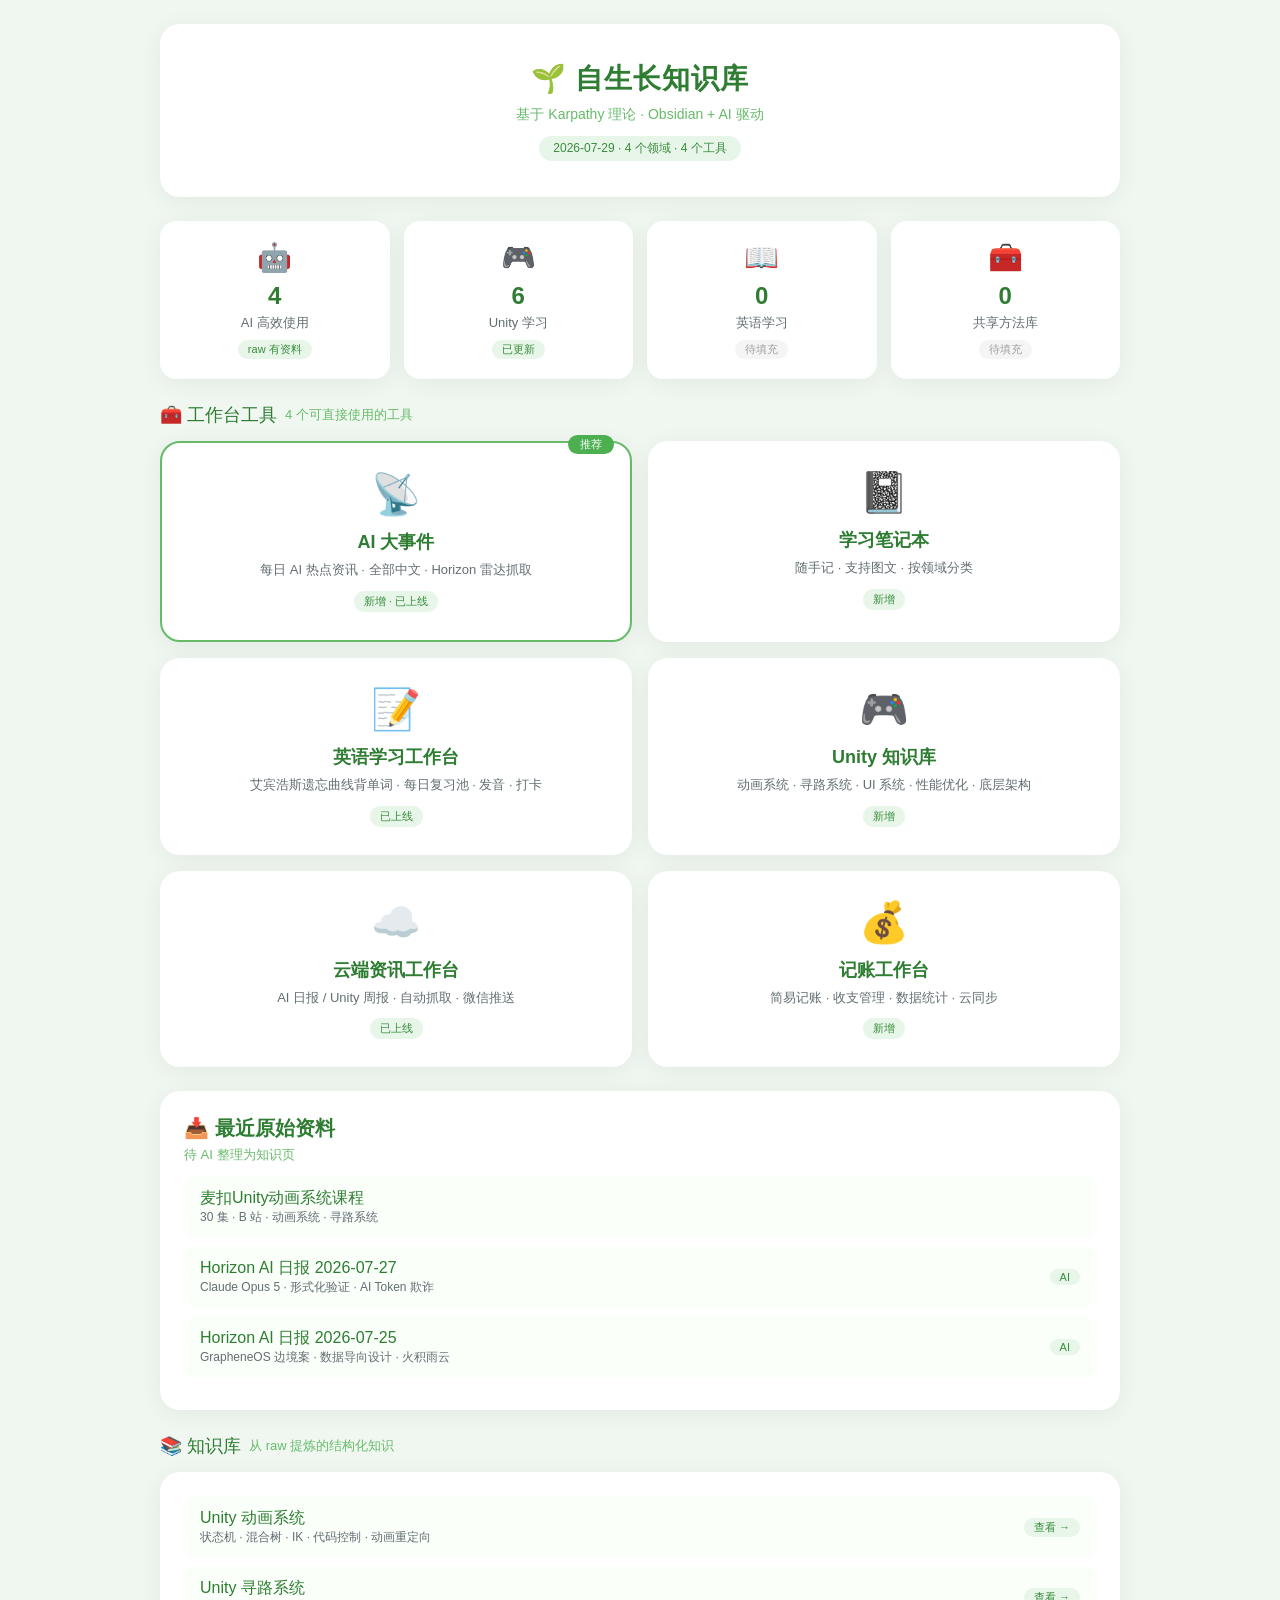
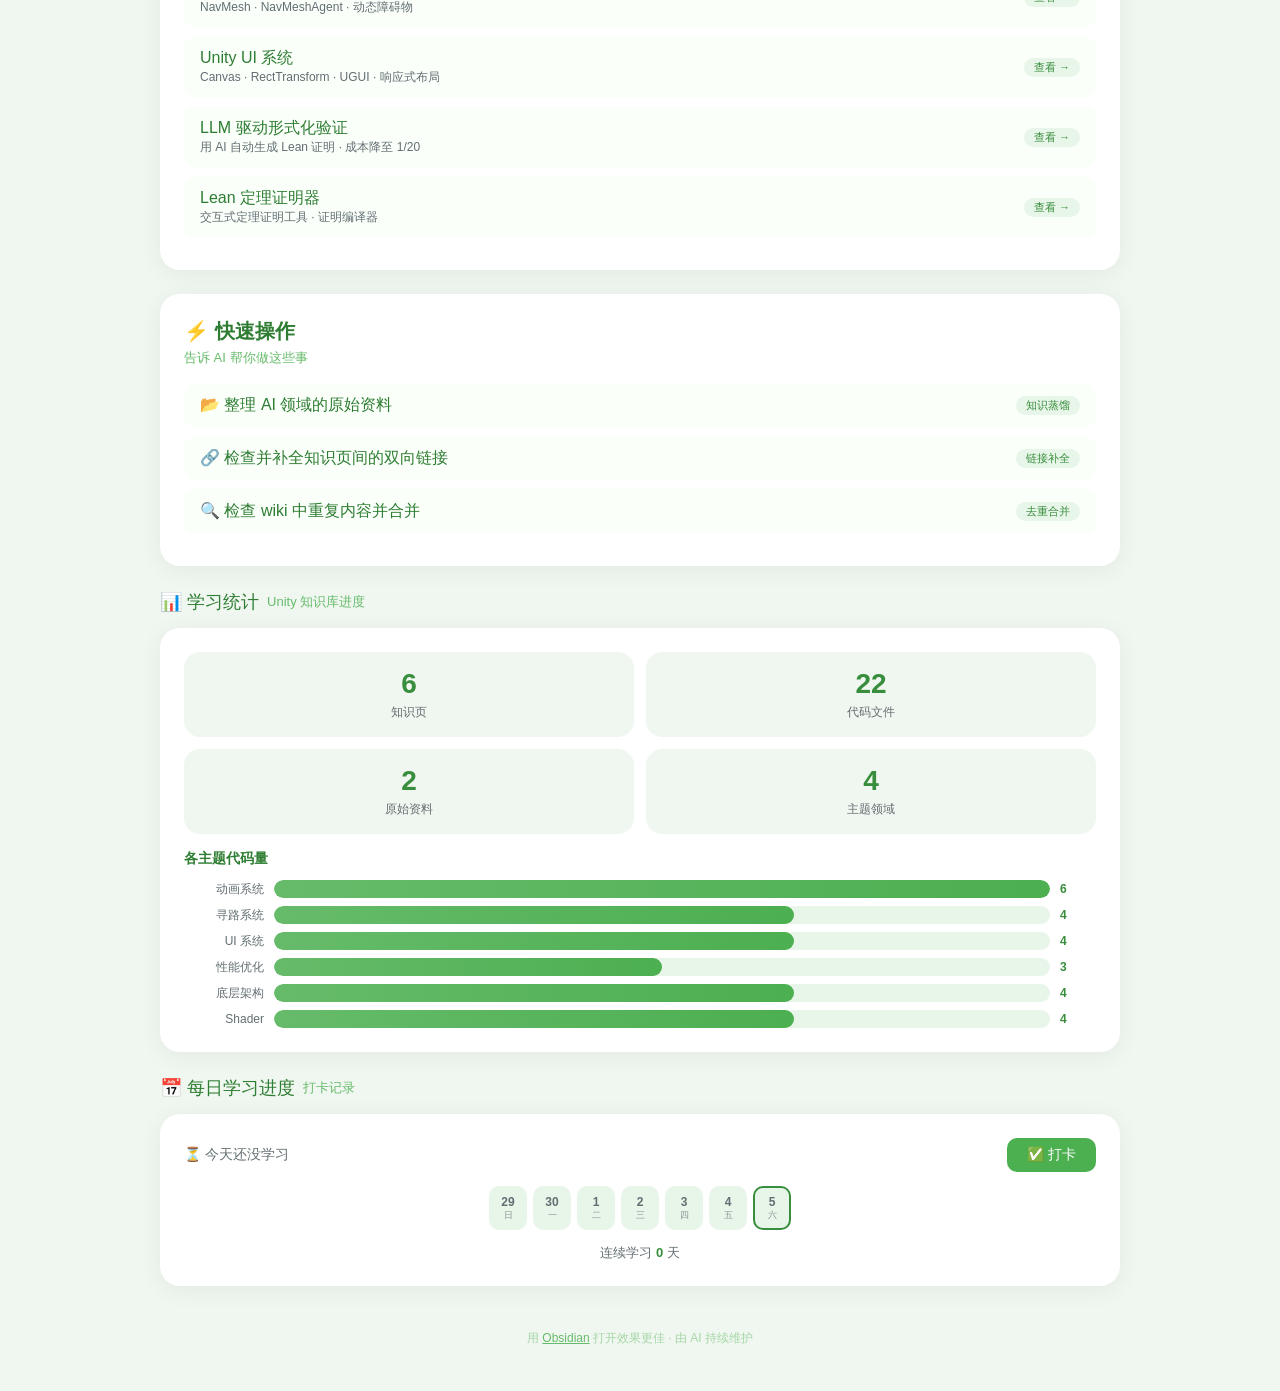
<file: web/index.html>
<!DOCTYPE html>
<html lang="zh-CN">
<head>
    <meta charset="UTF-8">
    <meta name="viewport" content="width=device-width, initial-scale=1.0">
    <title>自生长知识库 · 工作台</title>
    <style>
        :root {
            --green-50: #e8f5e9;
            --green-100: #c8e6c9;
            --green-200: #a5d6a7;
            --green-400: #66bb6a;
            --green-500: #4caf50;
            --green-700: #388e3c;
            --green-800: #2e7d32;
            --green-900: #1b5e20;
            --bg: #f0f7f0;
            --card-bg: #ffffff;
            --text: #2d3436;
            --text-light: #636e72;
            --shadow: 0 4px 24px rgba(0,0,0,0.06);
            --radius: 20px;
        }
        * { margin: 0; padding: 0; box-sizing: border-box; }
        body {
            font-family: -apple-system, BlinkMacSystemFont, "PingFang SC", "Microsoft YaHei", sans-serif;
            background: var(--bg);
            min-height: 100vh;
            padding: 24px;
            color: var(--text);
        }
        .container { max-width: 960px; margin: 0 auto; }

        header {
            text-align: center;
            padding: 36px 24px;
            background: var(--card-bg);
            border-radius: var(--radius);
            margin-bottom: 24px;
            box-shadow: var(--shadow);
        }
        header h1 { color: var(--green-800); font-size: 28px; letter-spacing: 1px; }
        header .sub { color: var(--green-400); font-size: 14px; margin-top: 8px; }
        header .badge {
            display: inline-block;
            background: var(--green-50);
            color: var(--green-700);
            padding: 4px 14px;
            border-radius: 20px;
            font-size: 12px;
            margin-top: 12px;
        }

        .stats-grid {
            display: grid;
            grid-template-columns: repeat(4, 1fr);
            gap: 14px;
            margin-bottom: 24px;
        }
        .stat-card {
            background: var(--card-bg);
            border-radius: 16px;
            padding: 20px 12px;
            text-align: center;
            box-shadow: var(--shadow);
            cursor: pointer;
            transition: transform 0.2s, box-shadow 0.2s;
            text-decoration: none;
            display: block;
        }
        .stat-card:hover { transform: translateY(-2px); box-shadow: 0 6px 28px rgba(0,0,0,0.1); }
        .stat-card .icon { font-size: 28px; margin-bottom: 8px; }
        .stat-card .num { font-size: 24px; font-weight: 700; color: var(--green-800); }
        .stat-card .label { font-size: 13px; color: var(--text-light); margin-top: 4px; }
        .stat-card .status {
            font-size: 11px;
            padding: 2px 10px;
            border-radius: 10px;
            display: inline-block;
            margin-top: 8px;
        }
        .status.ready { background: #fff3e0; color: #e65100; }
        .status.done { background: var(--green-50); color: var(--green-700); }
        .status.empty { background: #f5f5f5; color: #9e9e9e; }

        .tools-grid {
            display: grid;
            grid-template-columns: repeat(2, 1fr);
            gap: 16px;
            margin-bottom: 24px;
        }
        .tool-card {
            background: var(--card-bg);
            border-radius: var(--radius);
            padding: 28px 24px;
            box-shadow: var(--shadow);
            transition: transform 0.2s;
            text-decoration: none;
            display: flex;
            flex-direction: column;
            align-items: center;
            text-align: center;
        }
        .tool-card:hover { transform: translateY(-2px); }
        .tool-card .icon { font-size: 40px; margin-bottom: 12px; }
        .tool-card h3 { color: var(--green-800); font-size: 18px; margin-bottom: 6px; }
        .tool-card p { color: var(--text-light); font-size: 13px; line-height: 1.6; }
        .tool-card .tag {
            display: inline-block;
            background: var(--green-50);
            color: var(--green-700);
            padding: 3px 10px;
            border-radius: 10px;
            font-size: 11px;
            margin-top: 10px;
        }
        .tool-card.featured {
            border: 2px solid var(--green-400);
            position: relative;
        }
        .tool-card.featured::after {
            content: '推荐';
            position: absolute;
            top: -8px;
            right: 16px;
            background: var(--green-500);
            color: white;
            padding: 2px 12px;
            border-radius: 10px;
            font-size: 11px;
        }

        .section-title {
            font-size: 18px;
            color: var(--green-800);
            margin-bottom: 14px;
            display: flex;
            align-items: center;
            gap: 8px;
        }
        .section-title .count {
            font-size: 13px;
            color: var(--green-400);
            font-weight: 400;
        }

        .card {
            background: var(--card-bg);
            border-radius: var(--radius);
            padding: 24px;
            margin-bottom: 24px;
            box-shadow: var(--shadow);
        }
        .card h2 { color: var(--green-800); font-size: 20px; margin-bottom: 4px; }
        .card .meta { color: var(--green-400); font-size: 13px; margin-bottom: 12px; }

        .recent-list { list-style: none; }
        .recent-list li {
            padding: 12px 16px;
            border-radius: 12px;
            background: #fafffa;
            margin-bottom: 8px;
            display: flex;
            justify-content: space-between;
            align-items: center;
        }
        .recent-list li .name { font-weight: 500; color: var(--green-800); }
        .recent-list li .info { color: var(--text-light); font-size: 12px; }
        .recent-list li .tag {
            background: var(--green-50);
            padding: 2px 10px;
            border-radius: 10px;
            font-size: 11px;
            color: var(--green-700);
        }

        .empty-state {
            text-align: center;
            padding: 40px 20px;
            color: var(--text-light);
        }
        .empty-state .icon { font-size: 48px; margin-bottom: 12px; opacity: 0.5; }

        footer {
            text-align: center;
            padding: 20px;
            color: var(--green-200);
            font-size: 12px;
        }

        @media (max-width: 768px) {
            body { padding: 12px; }
            .stats-grid { grid-template-columns: repeat(2, 1fr); }
            .tools-grid { grid-template-columns: 1fr; }
        }
    </style>
</head>
<body>
<div class="container">
    <header>
        <h1>🌱 自生长知识库</h1>
        <div class="sub">基于 Karpathy 理论 · Obsidian + AI 驱动</div>
        <div class="badge">2026-07-29 · 4 个领域 · 4 个工具</div>
    </header>

    <div class="stats-grid">
        <a class="stat-card" href="https://github.com/LCC0528/knowledge-workbench/blob/main/01-AI%E9%AB%98%E6%95%88%E4%BD%BF%E7%94%A8/AI%E9%AB%98%E6%95%88%E4%BD%BF%E7%94%A8-MOC.md" target="_blank">
            <div class="icon">🤖</div>
            <div class="num">4</div>
            <div class="label">AI 高效使用</div>
            <div class="status done">raw 有资料</div>
        </a>
        <a class="stat-card" href="https://github.com/LCC0528/knowledge-workbench/blob/main/02-Unity%E5%AD%A6%E4%B9%A0/Unity%E5%AD%A6%E4%B9%A0-MOC.md" target="_blank">
            <div class="icon">🎮</div>
            <div class="num">6</div>
            <div class="label">Unity 学习</div>
            <div class="status done">已更新</div>
        </a>
        <a class="stat-card" href="https://github.com/LCC0528/knowledge-workbench/blob/main/03-%E8%8B%B1%E8%AF%AD%E5%AD%A6%E4%B9%A0/%E8%8B%B1%E8%AF%AD%E5%AD%A6%E4%B9%A0-MOC.md" target="_blank">
            <div class="icon">📖</div>
            <div class="num">0</div>
            <div class="label">英语学习</div>
            <div class="status empty">待填充</div>
        </a>
        <a class="stat-card" href="https://github.com/LCC0528/knowledge-workbench/blob/main/04-%E5%85%B1%E4%BA%AB%E6%96%B9%E6%B3%95%E5%BA%93/%E5%85%B1%E4%BA%AB%E6%96%B9%E6%B3%95%E5%BA%93-MOC.md" target="_blank">
            <div class="icon">🧰</div>
            <div class="num">0</div>
            <div class="label">共享方法库</div>
            <div class="status empty">待填充</div>
        </a>
    </div>

    <div class="section-title">🧰 工作台工具 <span class="count">4 个可直接使用的工具</span></div>

    <div class="tools-grid">
        <a class="tool-card featured" href="../ai-news/index.html">
            <div class="icon">📡</div>
            <h3>AI 大事件</h3>
            <p>每日 AI 热点资讯 · 全部中文 · Horizon 雷达抓取</p>
            <span class="tag">新增 · 已上线</span>
        </a>
        <a class="tool-card" href="../notes/index.html">
            <div class="icon">📓</div>
            <h3>学习笔记本</h3>
            <p>随手记 · 支持图文 · 按领域分类</p>
            <span class="tag">新增</span>
        </a>
        <a class="tool-card" href="../english-workbench/index.html">
            <div class="icon">📝</div>
            <h3>英语学习工作台</h3>
            <p>艾宾浩斯遗忘曲线背单词 · 每日复习池 · 发音 · 打卡</p>
            <span class="tag">已上线</span>
        </a>
        <a class="tool-card" href="../unity-wiki/index.html">
            <div class="icon">🎮</div>
            <h3>Unity 知识库</h3>
            <p>动画系统 · 寻路系统 · UI 系统 · 性能优化 · 底层架构</p>
            <span class="tag">新增</span>
        </a>
        <a class="tool-card" href="../cloud-workbench/index.html">
            <div class="icon">☁️</div>
            <h3>云端资讯工作台</h3>
            <p>AI 日报 / Unity 周报 · 自动抓取 · 微信推送</p>
            <span class="tag">已上线</span>
        </a>
        <a class="tool-card" href="../accounting-workbench/index.html">
            <div class="icon">💰</div>
            <h3>记账工作台</h3>
            <p>简易记账 · 收支管理 · 数据统计 · 云同步</p>
            <span class="tag">新增</span>
        </a>
    </div>

    <div class="card">
        <h2>📥 最近原始资料</h2>
        <div class="meta">待 AI 整理为知识页</div>
        <ul class="recent-list">
            <li>
                <div>
                    <div class="name">麦扣Unity动画系统课程</div>
                    <div class="info">30 集 · B 站 · 动画系统 · 寻路系统</div>
                </div>
            </li>
            <li>
                <div>
                    <div class="name">Horizon AI 日报 2026-07-27</div>
                    <div class="info">Claude Opus 5 · 形式化验证 · AI Token 欺诈</div>
                </div>
                <span class="tag">AI</span>
            </li>
            <li>
                <div>
                    <div class="name">Horizon AI 日报 2026-07-25</div>
                    <div class="info">GrapheneOS 边境案 · 数据导向设计 · 火积雨云</div>
                </div>
                <span class="tag">AI</span>
            </li>
        </ul>
    </div>

    <div class="section-title">📚 知识库 <span class="count">从 raw 提炼的结构化知识</span></div>

    <div class="card">
        <ul class="recent-list">
            <li>
                <div>
                    <div class="name">Unity 动画系统</div>
                    <div class="info">状态机 · 混合树 · IK · 代码控制 · 动画重定向</div>
                </div>
                <a class="tag" href="../unity-wiki/index.html#page-animation" style="text-decoration:none;">查看 →</a>
            </li>
            <li>
                <div>
                    <div class="name">Unity 寻路系统</div>
                    <div class="info">NavMesh · NavMeshAgent · 动态障碍物</div>
                </div>
                <a class="tag" href="../unity-wiki/index.html#page-navigation" style="text-decoration:none;">查看 →</a>
            </li>
            <li>
                <div>
                    <div class="name">Unity UI 系统</div>
                    <div class="info">Canvas · RectTransform · UGUI · 响应式布局</div>
                </div>
                <a class="tag" href="../unity-wiki/index.html#page-ui" style="text-decoration:none;">查看 →</a>
            </li>
            <li>
                <div>
                    <div class="name">LLM 驱动形式化验证</div>
                    <div class="info">用 AI 自动生成 Lean 证明 · 成本降至 1/20</div>
                </div>
                <a class="tag" href="https://github.com/LCC0528/knowledge-workbench/blob/main/01-AI%E9%AB%98%E6%95%88%E4%BD%BF%E7%94%A8/wiki/LLM%E9%A9%B1%E5%8A%A8%E5%BD%A2%E5%BC%8F%E5%8C%96%E9%AA%8C%E8%AF%81.md" target="_blank" style="text-decoration:none;">查看 →</a>
            </li>
            <li>
                <div>
                    <div class="name">Lean 定理证明器</div>
                    <div class="info">交互式定理证明工具 · 证明编译器</div>
                </div>
                <a class="tag" href="https://github.com/LCC0528/knowledge-workbench/blob/main/01-AI%E9%AB%98%E6%95%88%E4%BD%BF%E7%94%A8/wiki/Lean%E5%AE%9A%E7%90%86%E8%AF%81%E6%98%8E%E5%99%A8.md" target="_blank" style="text-decoration:none;">查看 →</a>
            </li>
        </ul>
    </div>

    <div class="card">
        <h2>⚡ 快速操作</h2>
        <div class="meta" style="margin-bottom: 16px;">告诉 AI 帮你做这些事</div>
        <ul class="recent-list">
            <li>
                <div class="name">📂 整理 AI 领域的原始资料</div>
                <span class="tag">知识蒸馏</span>
            </li>
            <li>
                <div class="name">🔗 检查并补全知识页间的双向链接</div>
                <span class="tag">链接补全</span>
            </li>
            <li>
                <div class="name">🔍 检查 wiki 中重复内容并合并</div>
                <span class="tag">去重合并</span>
            </li>
        </ul>
    </div>

    <div class="section-title">📊 学习统计 <span class="count">Unity 知识库进度</span></div>

    <div class="card">
        <div style="display:grid;grid-template-columns:1fr 1fr;gap:12px;margin-bottom:16px">
            <div style="text-align:center;padding:16px;background:var(--bg);border-radius:16px">
                <div style="font-size:28px;font-weight:700;color:var(--green-700)">6</div>
                <div style="font-size:12px;color:var(--text-light);margin-top:4px">知识页</div>
            </div>
            <div style="text-align:center;padding:16px;background:var(--bg);border-radius:16px">
                <div style="font-size:28px;font-weight:700;color:var(--green-700)">22</div>
                <div style="font-size:12px;color:var(--text-light);margin-top:4px">代码文件</div>
            </div>
            <div style="text-align:center;padding:16px;background:var(--bg);border-radius:16px">
                <div style="font-size:28px;font-weight:700;color:var(--green-700)">2</div>
                <div style="font-size:12px;color:var(--text-light);margin-top:4px">原始资料</div>
            </div>
            <div style="text-align:center;padding:16px;background:var(--bg);border-radius:16px">
                <div style="font-size:28px;font-weight:700;color:var(--green-700)">4</div>
                <div style="font-size:12px;color:var(--text-light);margin-top:4px">主题领域</div>
            </div>
        </div>

        <div style="font-size:14px;font-weight:600;margin-bottom:12px;color:var(--green-800)">各主题代码量</div>

        <div class="bar-chart" id="topicChart">
            <div class="bar-row"><span class="bar-label">动画系统</span><div class="bar-track"><div class="bar-fill" style="width:100%"></div></div><span class="bar-count">6</span></div>
            <div class="bar-row"><span class="bar-label">寻路系统</span><div class="bar-track"><div class="bar-fill" style="width:auto" data-pct="67"></div></div><span class="bar-count">4</span></div>
            <div class="bar-row"><span class="bar-label">UI 系统</span><div class="bar-track"><div class="bar-fill" style="width:auto" data-pct="67"></div></div><span class="bar-count">4</span></div>
            <div class="bar-row"><span class="bar-label">性能优化</span><div class="bar-track"><div class="bar-fill" style="width:auto" data-pct="50"></div></div><span class="bar-count">3</span></div>
            <div class="bar-row"><span class="bar-label">底层架构</span><div class="bar-track"><div class="bar-fill" style="width:auto" data-pct="67"></div></div><span class="bar-count">4</span></div>
            <div class="bar-row"><span class="bar-label">Shader</span><div class="bar-track"><div class="bar-fill" style="width:auto" data-pct="67"></div></div><span class="bar-count">4</span></div>
        </div>
    </div>

    <div class="section-title">📅 每日学习进度 <span class="count">打卡记录</span></div>

    <div class="card">
        <div style="display:flex;justify-content:space-between;align-items:center;margin-bottom:14px">
            <div id="todayStatus" style="font-size:14px;color:var(--text-light)">今天还没学习</div>
            <button id="btnCheckin" onclick="checkin()" style="background:var(--green-500);color:#fff;border:none;padding:8px 20px;border-radius:10px;font-size:14px;cursor:pointer">✅ 打卡</button>
        </div>

        <div class="streak" id="streakBar"></div>

        <div style="margin-top:14px;font-size:13px;color:var(--text-light);text-align:center">
            连续学习 <strong id="streakCount" style="color:var(--green-700)">0</strong> 天
        </div>
    </div>

    <footer>
        用 <a href="https://obsidian.md" style="color: var(--green-400);">Obsidian</a> 打开效果更佳 · 由 AI 持续维护
    </footer>
</div>

<style>
    .bar-chart { display:flex; flex-direction:column; gap:8px; }
    .bar-row { display:grid; grid-template-columns:80px 1fr 36px; align-items:center; gap:10px; }
    .bar-label { font-size:12px; color:var(--text-light); text-align:right; white-space:nowrap; }
    .bar-track { height:18px; background:var(--green-50); border-radius:9px; overflow:hidden; }
    .bar-fill { height:100%; background:linear-gradient(90deg,var(--green-400),var(--green-500)); border-radius:9px; transition:width 0.6s ease; }
    .bar-count { font-size:12px; color:var(--green-700); font-weight:600; }

    .streak { display:flex; gap:6px; justify-content:center; }
    .streak .day { width:38px; height:44px; border-radius:10px; background:var(--green-50); display:flex; flex-direction:column; align-items:center; justify-content:center; font-size:12px; color:var(--text-light); font-weight:600; border:2px solid transparent; }
    .streak .day.done { background:var(--green-500); color:#fff; }
    .streak .day.today { border-color:var(--green-700); }
    .streak .day .dow { font-size:9px; font-weight:400; opacity:0.7; }
</style>

<script>
(function(){
    const KEY = 'kb_checkin_dates';
    function getDates() {
        try { return JSON.parse(localStorage.getItem(KEY) || '[]'); }
        catch { return []; }
    }
    function saveDates(dates) {
        localStorage.setItem(KEY, JSON.stringify(dates));
    }

    function todayStr() {
        var d = new Date();
        return d.getFullYear() + '-' + String(d.getMonth()+1).padStart(2,'0') + '-' + String(d.getDate()).padStart(2,'0');
    }

    function calcStreak(dates) {
        if (dates.length === 0) return 0;
        var sorted = dates.sort().reverse();
        var streak = 0;
        var d = new Date();
        for (var i = 0; i < sorted.length; i++) {
            var expected = d.getFullYear() + '-' + String(d.getMonth()+1).padStart(2,'0') + '-' + String(d.getDate()).padStart(2,'0');
            if (sorted[i] === expected) {
                streak++;
                d.setDate(d.getDate() - 1);
            } else {
                break;
            }
        }
        return streak;
    }

    function renderStreak() {
        var bar = document.getElementById('streakBar');
        bar.innerHTML = '';
        var dates = getDates();
        var today = todayStr();
        var days = ['日','一','二','三','四','五','六'];

        for (var i = 6; i >= 0; i--) {
            var d = new Date();
            d.setDate(d.getDate() - i);
            var dateStr = d.getFullYear() + '-' + String(d.getMonth()+1).padStart(2,'0') + '-' + String(d.getDate()).padStart(2,'0');
            var day = document.createElement('div');
            day.className = 'day';
            if (dates.includes(dateStr)) day.classList.add('done');
            if (dateStr === today) day.classList.add('today');
            day.innerHTML = d.getDate() + '<span class="dow">' + days[d.getDay()] + '</span>';
            day.title = dateStr;
            bar.appendChild(day);
        }

        document.getElementById('streakCount').textContent = calcStreak(dates);
        document.getElementById('todayStatus').textContent = dates.includes(today) ? '✅ 今日已打卡' : '⏳ 今天还没学习';
        document.getElementById('btnCheckin').textContent = dates.includes(today) ? '✅ 已打卡' : '✅ 打卡';
    }

    window.checkin = function() {
        var dates = getDates();
        var today = todayStr();
        if (!dates.includes(today)) {
            dates.push(today);
            saveDates(dates);
        }
        renderStreak();
    };

    renderStreak();

    // animate bar widths on load
    setTimeout(function(){
        document.querySelectorAll('.bar-fill[data-pct]').forEach(function(el){
            el.style.width = el.getAttribute('data-pct') + '%';
        });
    }, 100);
})();
</script>
</body>
</html>
</file>
